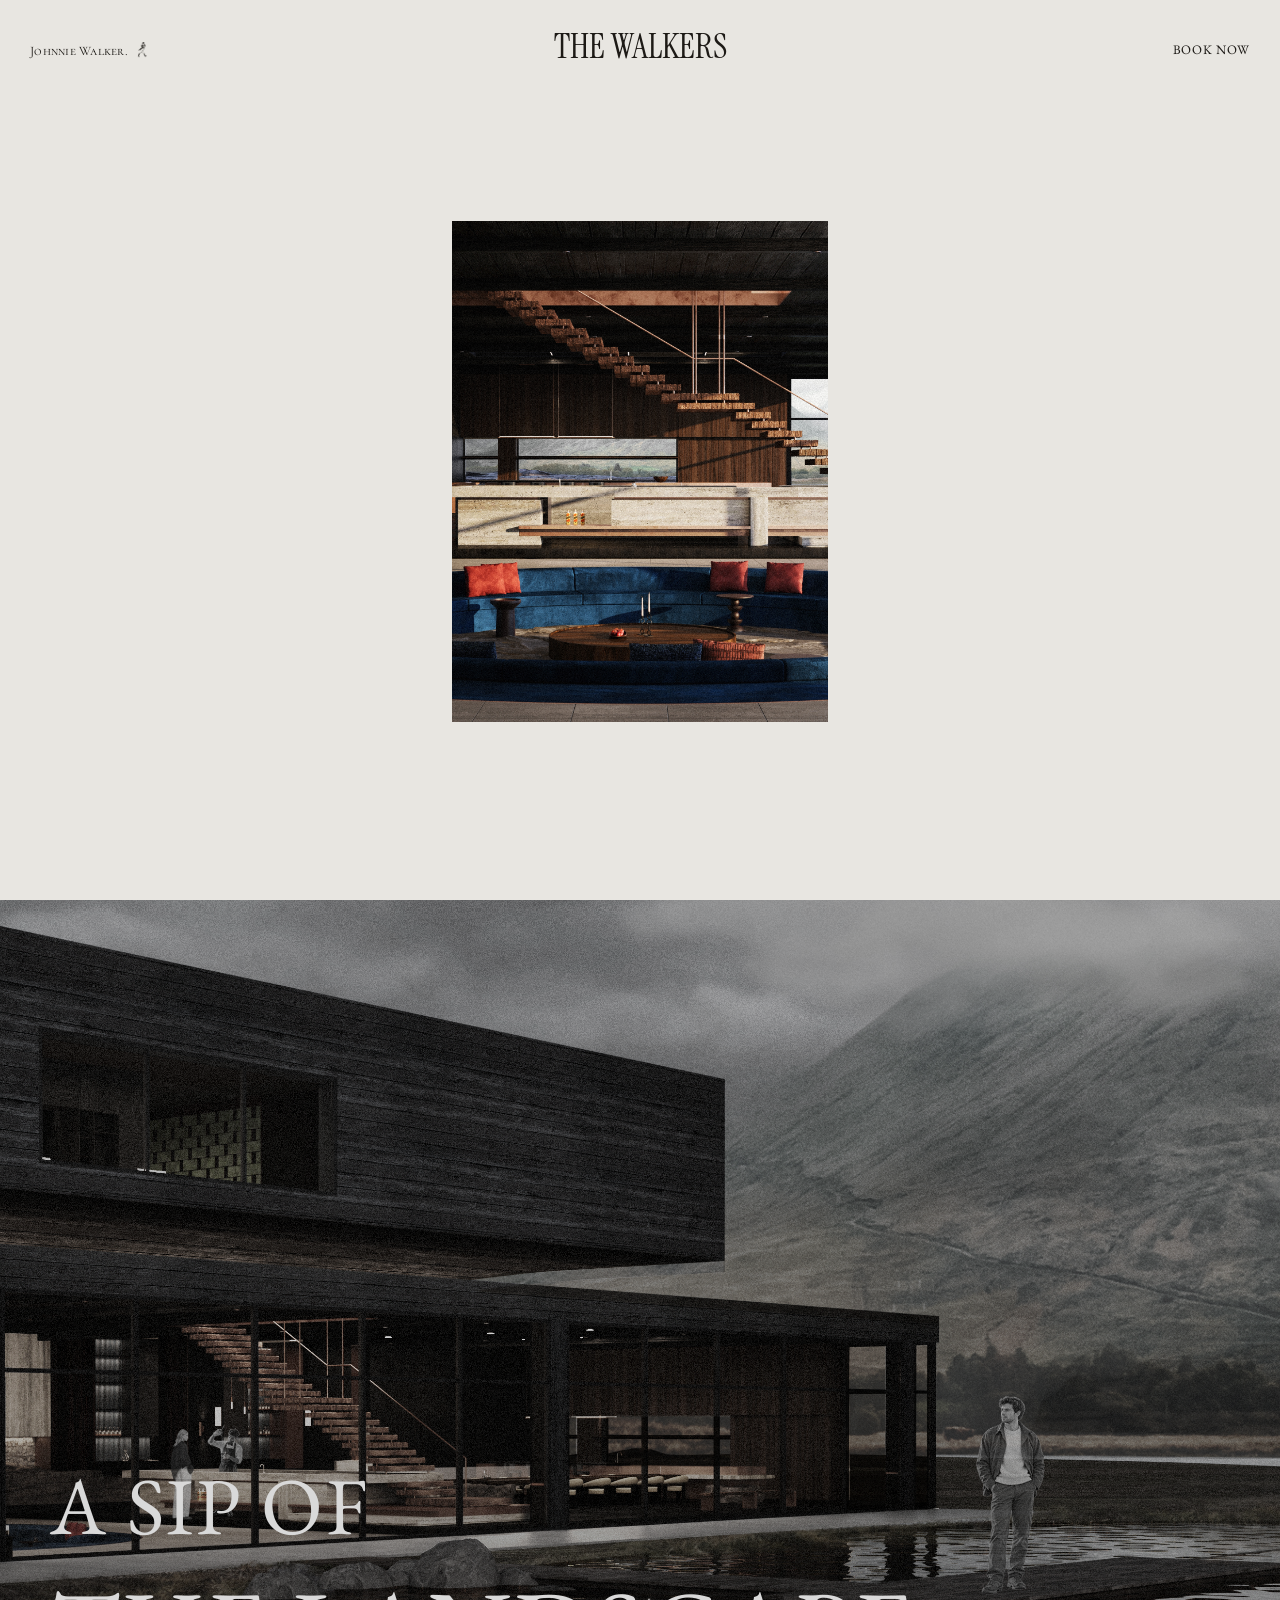
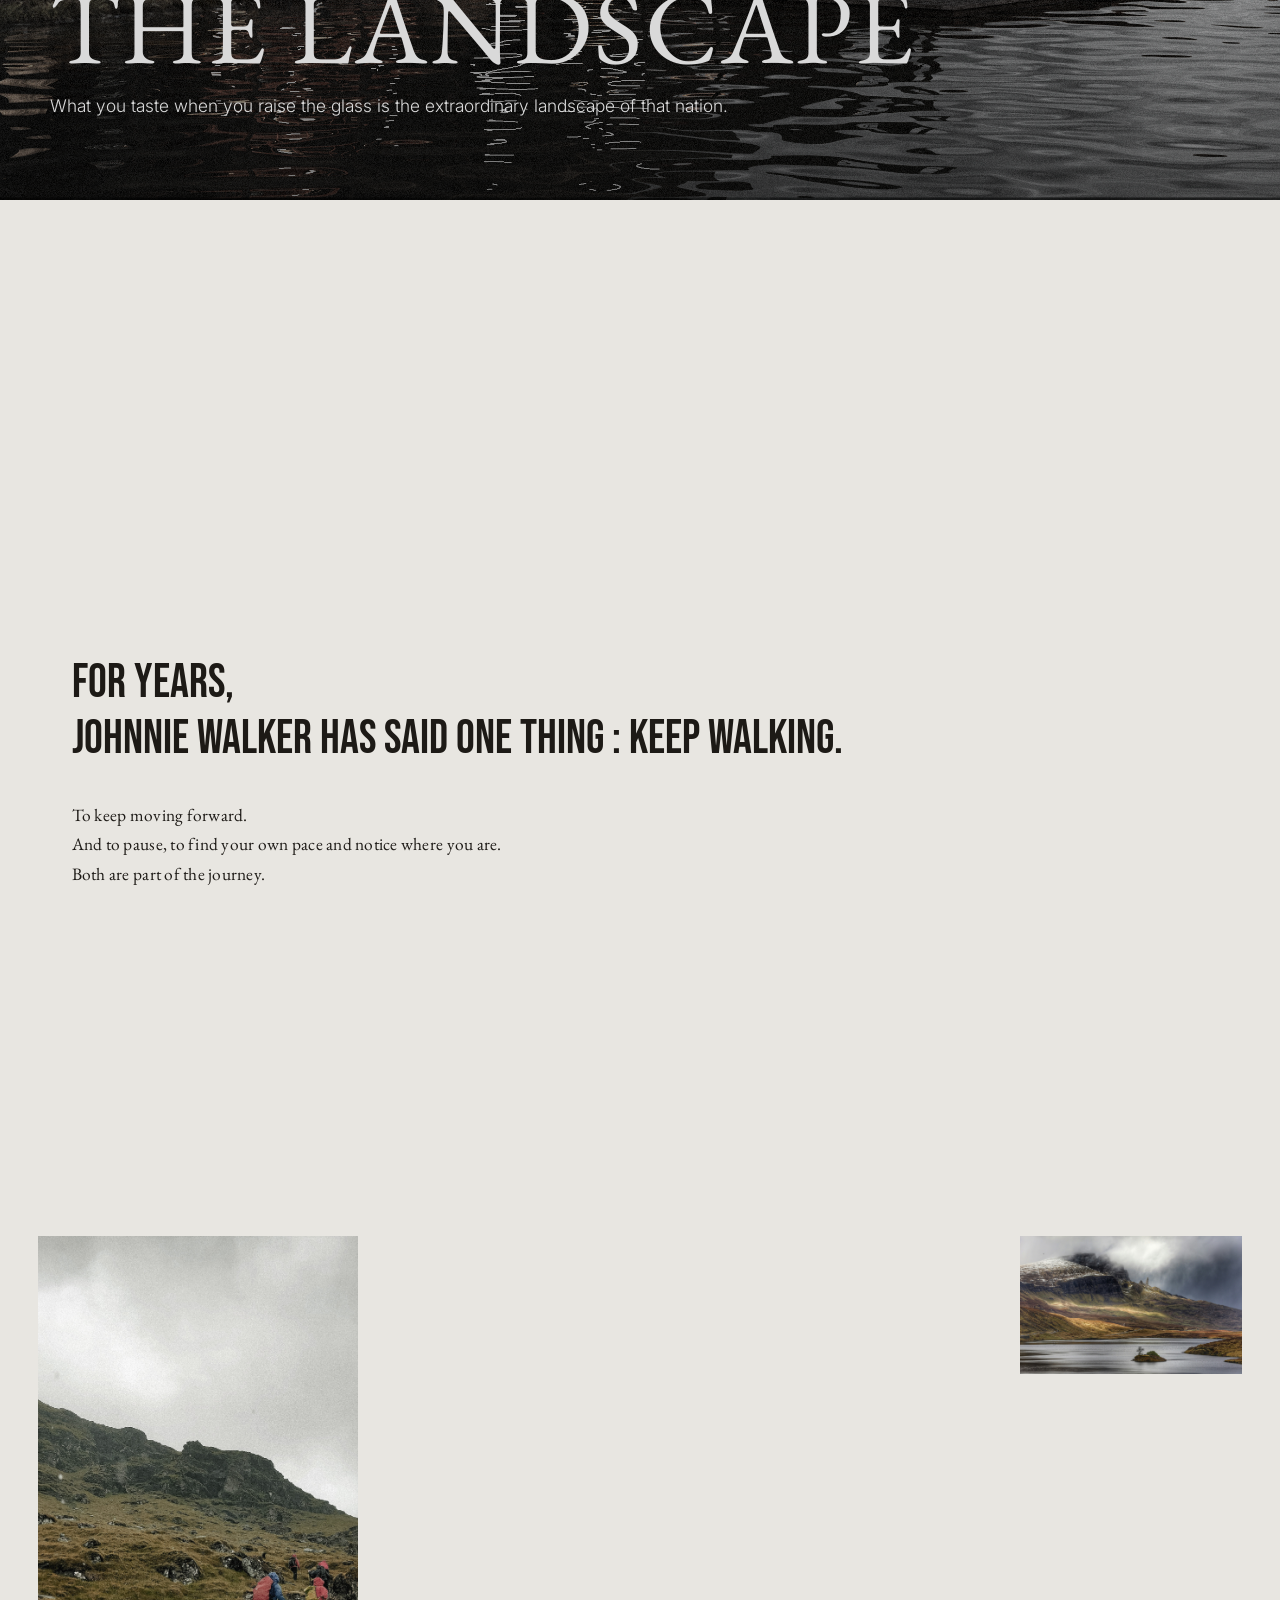
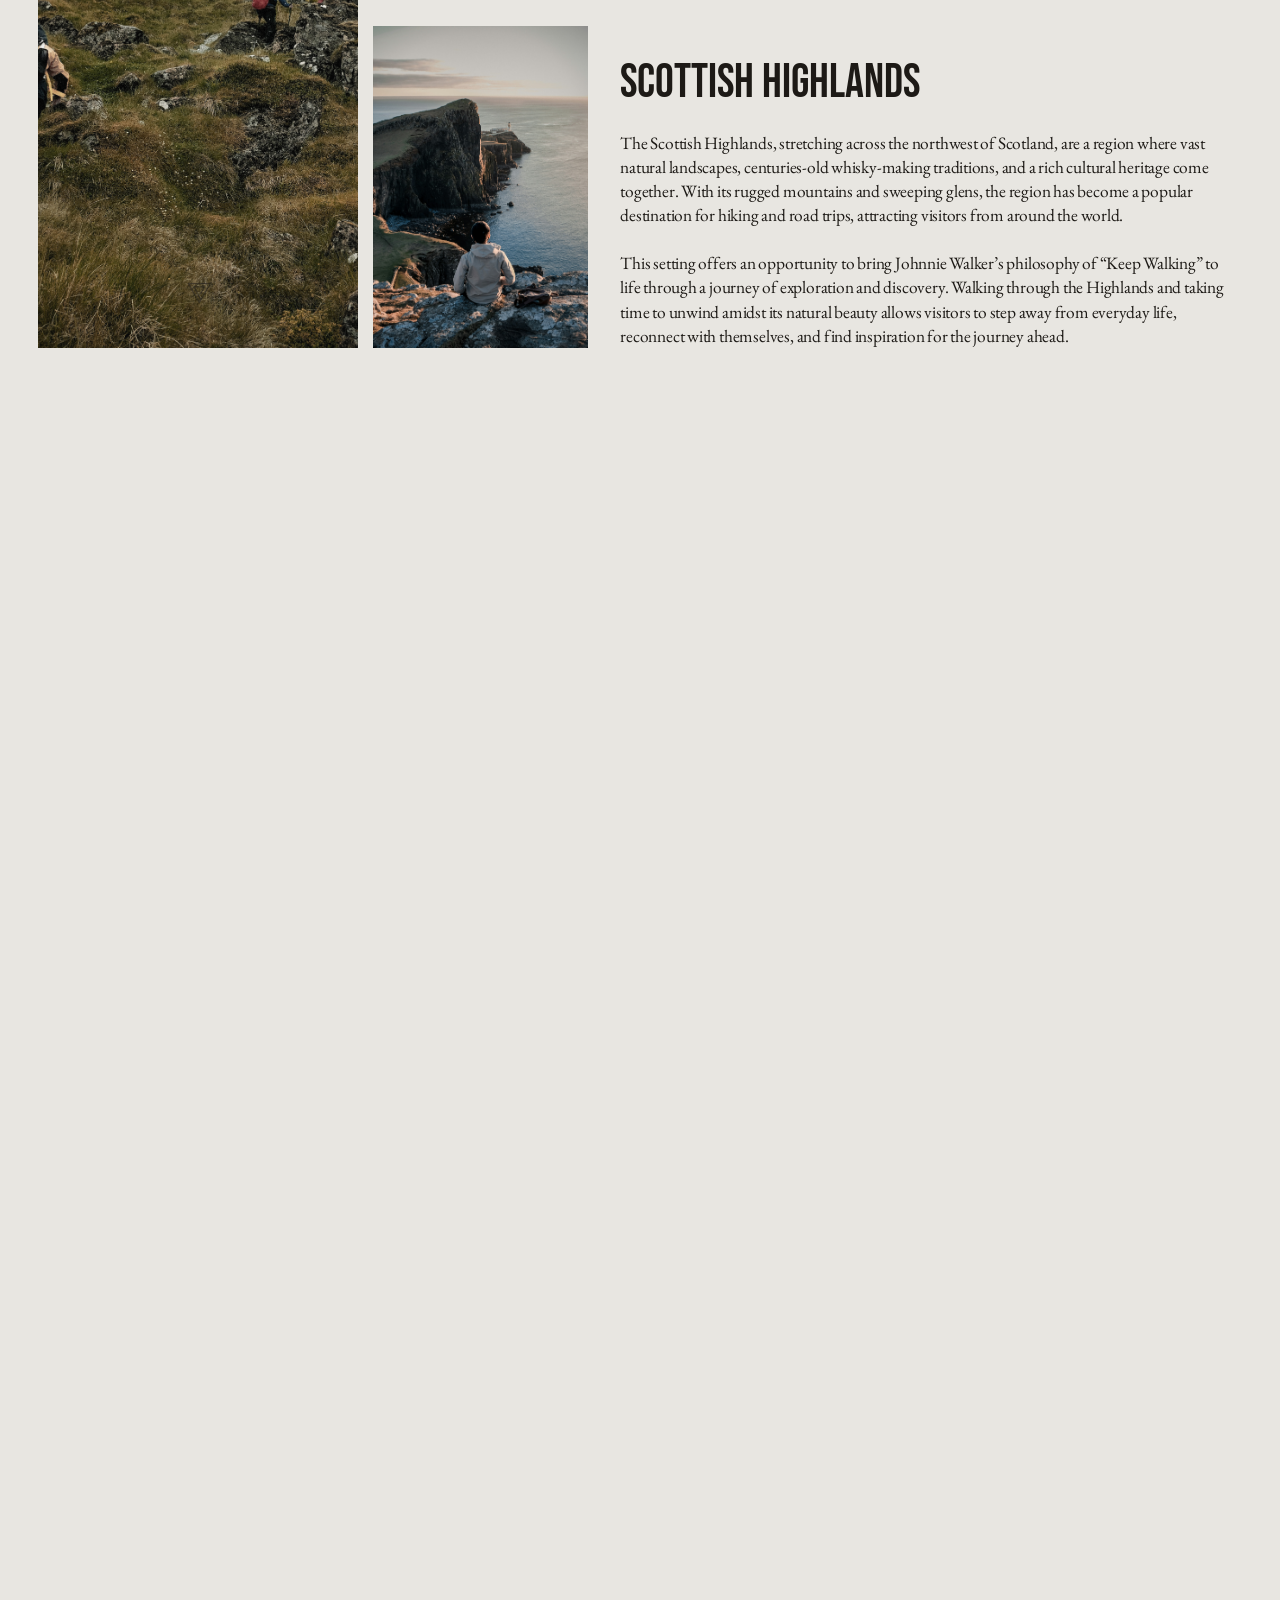
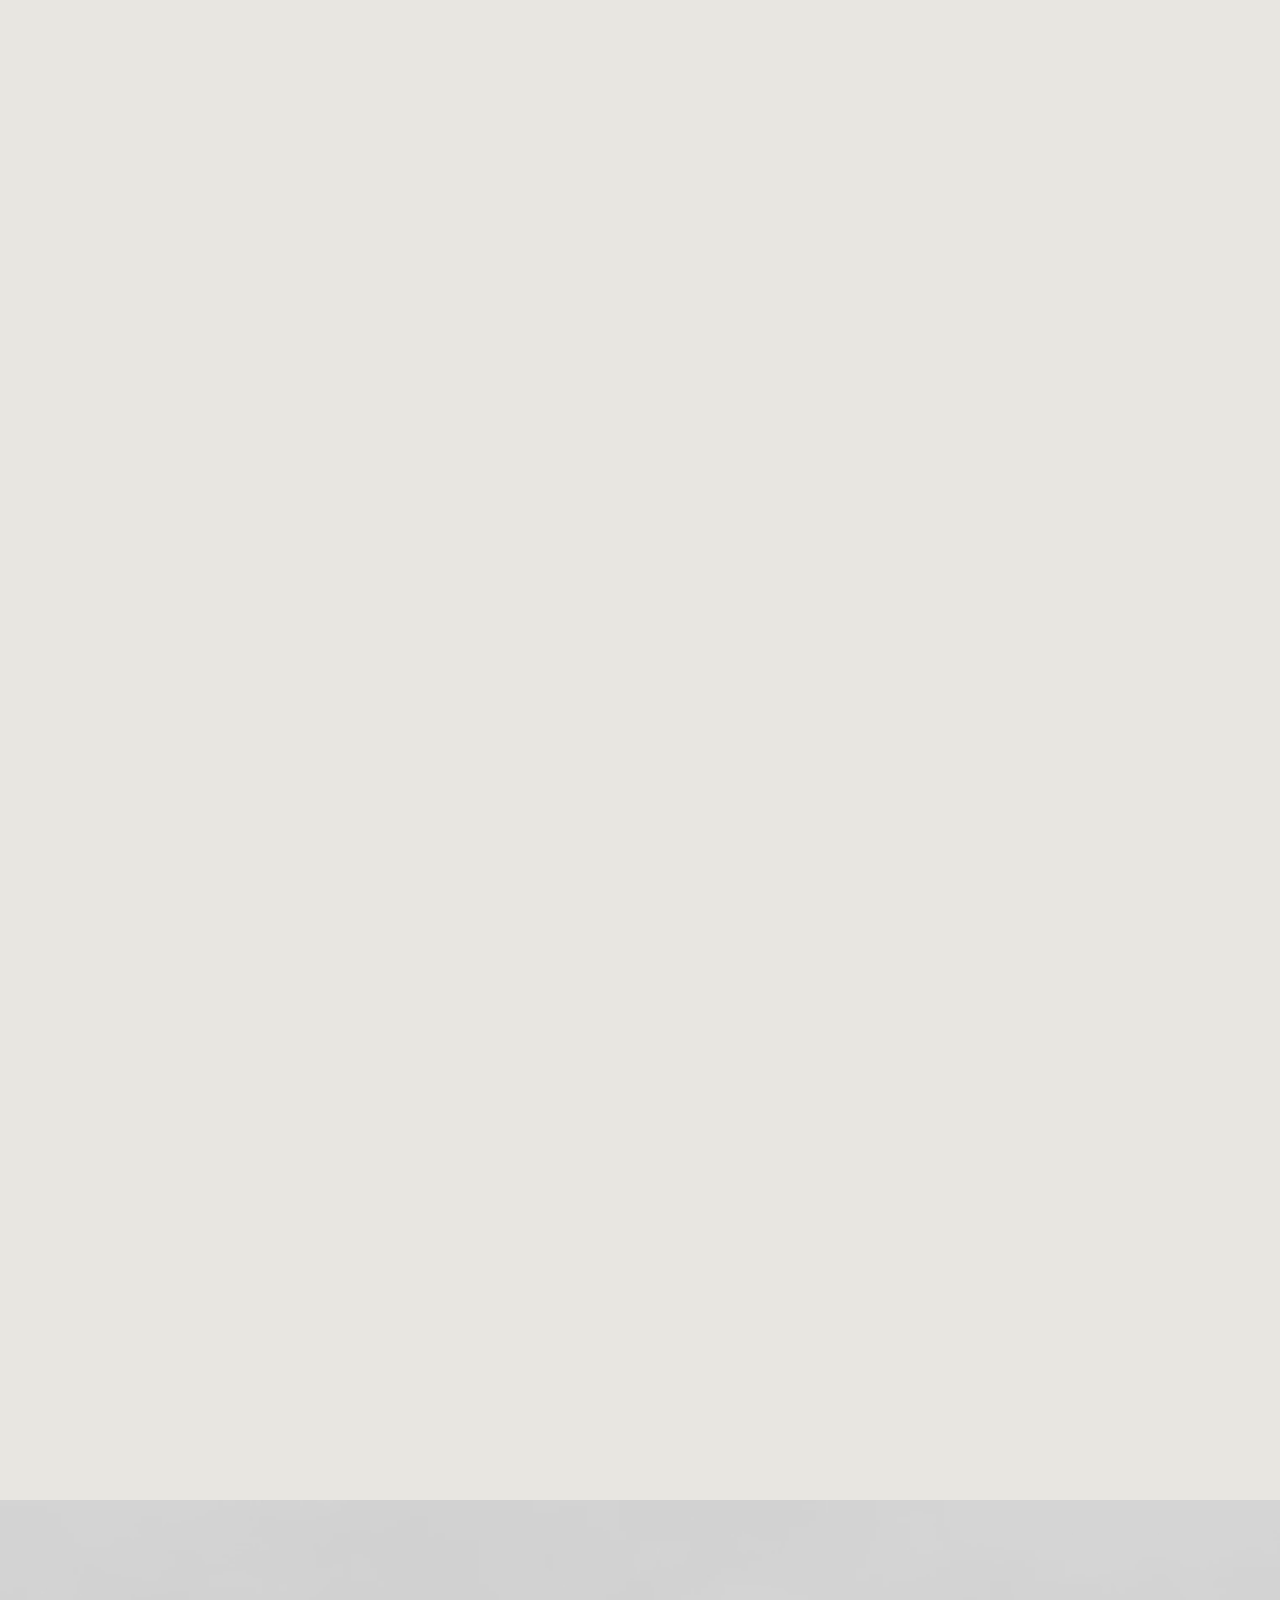
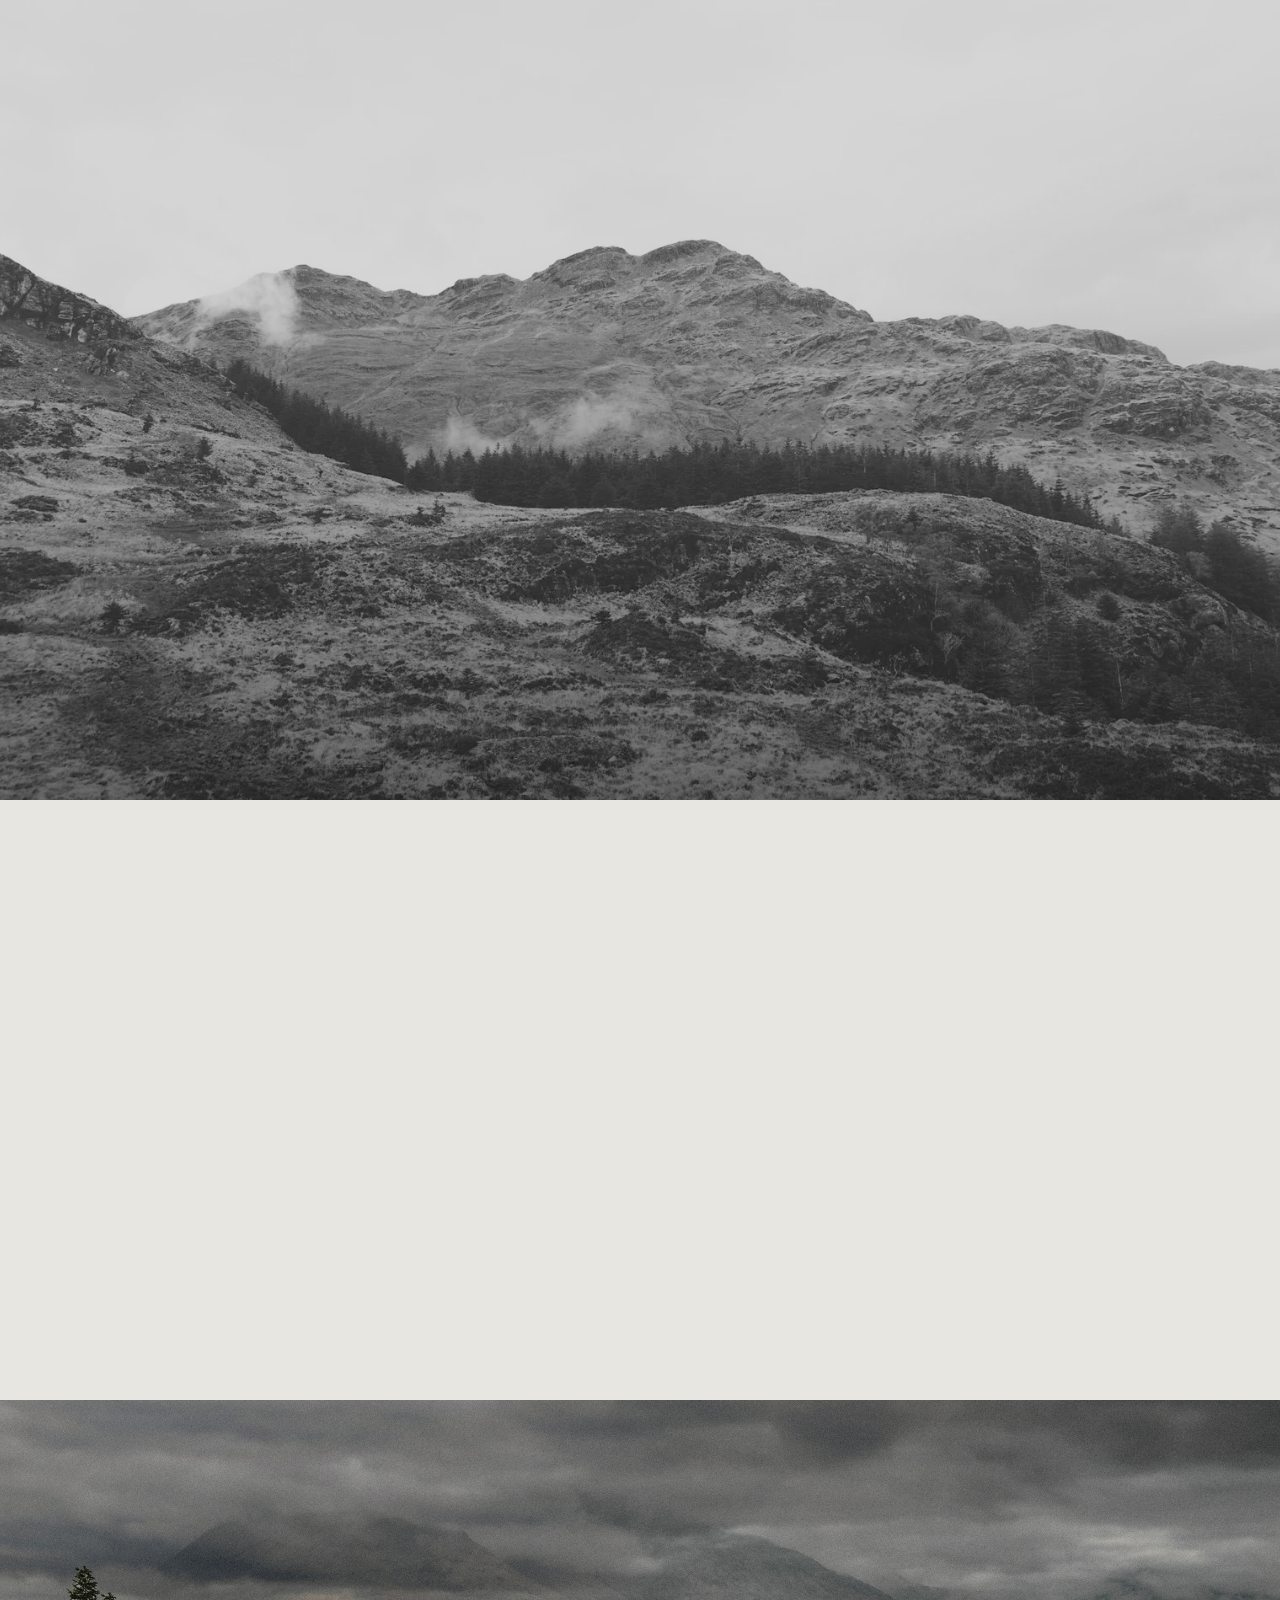
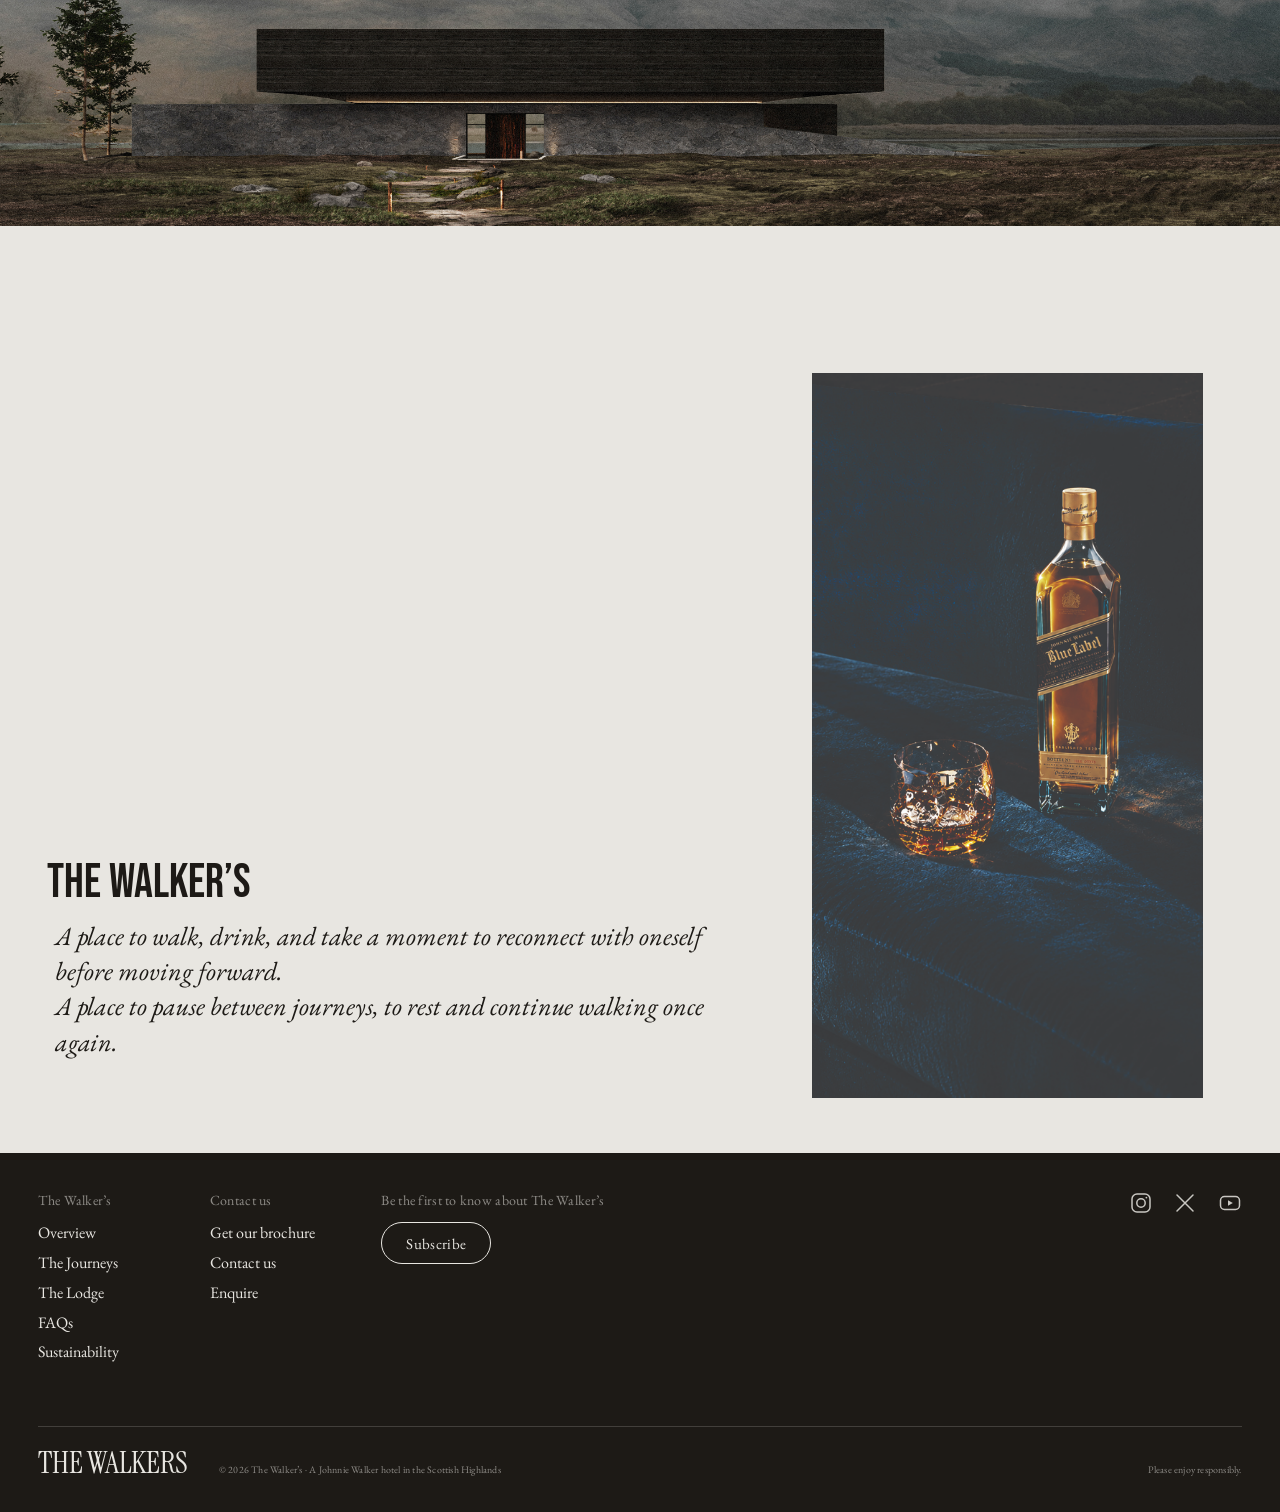
<file: index.html>
<!doctype html>
<html lang="en">

<head>
    <meta charset="utf-8">
    <meta name="viewport" content="width=device-width, initial-scale=1">
    <title>The Walker's — Johnnie Walker Hotel</title>
    <meta name="description" content="The Walker's — a Johnnie Walker hotel in the Scottish Highlands.">

    <link rel="preconnect" href="https://fonts.googleapis.com">
    <link rel="preconnect" href="https://fonts.gstatic.com" crossorigin>
    <link
        href="https://fonts.googleapis.com/css2?family=Bebas+Neue&family=Cormorant+SC:wght@500&family=EB+Garamond:ital,wght@0,400;0,500;1,400&family=Instrument+Serif&family=Inter:wght@300&family=Libre+Caslon+Display&display=swap"
        rel="stylesheet">
    <link rel="stylesheet" href="index.css">
</head>


<body data-section="intro">

    <header class="site-header">
        <a class="brand" href="#intro" aria-label="Johnnie Walker">
            <span class="brand-name">Johnnie Walker.</span>
            <img class="brand-mark" src="./sources/logo.png" alt="" aria-hidden="true">
        </a>

        <a class="logo" href="#intro" aria-label="The Walker's">THE WALKERS</a>

        <a class="book" href="#">Book Now</a>

        <!-- 메뉴바 -->
        <nav class="menu" aria-label="Main">
            <a href="#intro" aria-current="page">OVERVIEW</a>
            <a href="journeys.html">THE JOURNEYS</a>
            <a href="lodge.html">THE LODGE</a>
        </nav>
    </header>

    <main>
        <!-- 1. Intro -->
        <section id="intro" class="section intro" data-section="intro">
            <figure class="media reveal" style="margin:0">
                <!-- 메인 이미지 -->
                <img src="./sources/theLodge/lobby/01_lobby.jpg"
                    alt="The Walker's lounge interior with a floating staircase and sunken sofa">
            </figure>
        </section>

        <!-- 2. Hero -->
        <section id="hero" class="section hero" data-section="hero">
            <div class="media">
                <img src="./sources/overview/lochside_overview.jpg"
                    alt="The Walker's lodge beside a loch in the Highlands">
            </div>
            <h1 class="reveal">
                <span class="l1">A SIP OF</span>
                <span class="l2">THE LANDSCAPE</span>
            </h1>
            <p class="reveal" style="--d:.2s">What you taste when you raise the glass is the extraordinary landscape of
                that
                nation.</p>
        </section>

        <!-- 3. Philosophy -->
        <section id="philosophy" class="section philosophy" data-section="philosophy">
            <h2 class="reveal">For years,<br>Johnnie Walker has said one thing : Keep walking.</h2>
            <div class="copy">
                <p class="reveal" style="--d:.15s">To keep moving forward.<br>
                    And to pause, to find your own pace and notice where you are.<br>
                    Both are part of the journey.</p>
            </div>
        </section>

        <!-- 4. Scottish Highlands -->
        <section id="highlands" class="section highlands" data-section="highlands">
            <figure class="media site reveal" style="margin:0">
                <!-- 좌 큰 이미지 -->
                <img src="./sources/overview/scottish highlands 4.jpg" alt="Site of The Walker's" loading="lazy">
            </figure>

            <figure class="media landscape reveal" style="margin:0; --d:.15s">
                <!-- 우 풍경 이미지 -->
                <img src="./sources/overview/k-b-ul-j5yOB2o0-unsplash (1).jpg" alt="Highland landscape" loading="lazy">
                <!-- <figcaption class="caption">Landscape</figcaption> -->
            </figure>

            <figure class="media photo reveal" style="margin:0; --d:.1s">
                <!-- 좌 작은 이미지 -->
                <img src="./sources/overview/scottish_highlands.jpg"
                    alt="A hiker resting on a sea cliff in the Highlands" loading="lazy">
            </figure>

            <div class="text">
                <h2 class="reveal">Scottish Highlands</h2>
                <p class="reveal" style="--d:.15s">The Scottish Highlands, stretching across the northwest of Scotland,
                    are a
                    region where vast natural landscapes, centuries-old whisky-making traditions, and a rich cultural
                    heritage
                    come together. With its rugged mountains and sweeping glens, the region has become a popular
                    destination for
                    hiking and road trips, attracting visitors from around the world.</p>
                <p class="reveal" style="--d:.3s">This setting offers an opportunity to bring Johnnie Walker’s
                    philosophy of
                    “Keep Walking” to life through a journey of exploration and discovery. Walking through the Highlands
                    and
                    taking time to unwind amidst its natural beauty allows visitors to step away from everyday life,
                    reconnect
                    with themselves, and find inspiration for the journey ahead.</p>
            </div>
        </section>

        <!-- 3.5 keepwalking -->
        <section id="keepwalking" class="section keepwalking" data-section="keepwalking">
            <h2 class="reveal">FROM TRAIL TO GLASS</h2>
            <div class="copy">
                <p class="reveal" style="--d:.15s">We translated the Lewisian Gneiss strata<br>
                    of the Northwest Highlands into architectural language.<br>
                    The layered grain of the rock carries through the facade,<br>
                    the circulation and the materials of every room.<br>
                    Each day, guests walk one trail and end the day with a whisky matched to that path.
                </p>
            </div>
        </section>

        <!-- 5. Inn -->
        <section id="inn" class="section inn" data-section="inn">
            <div class="text">
                <h2 class="reveal">Inn, a home on the way</h2>

                <div class="item">
                    <h3 class="reveal"><span class="num">01</span> A node</h3>
                    <p class="reveal" style="--d:.15s">In eighteenth-century Britain, inns were the nodes that broke a
                        journey
                        into stages.<br>
                        The Walker’s is the node between three trails, and it breaks the day into five stages.</p>
                </div>

                <div class="item">
                    <h3 class="reveal"><span class="num">02</span> A home</h3>
                    <p class="reveal" style="--d:.15s">An inn was built to make travellers feel at home: good food, good
                        drink and
                        a comfortable bed.<br>
                        The Walker’s arranges all three around one goal — the best glass of the day.</p>
                </div>
            </div>

            <div class="images">
                <figure class="media engraving reveal" style="margin:0">
                    <img src="./sources/overview/inn_overview.png" alt="Engraving of an eighteenth-century coaching inn"
                        loading="lazy">
                </figure>
            </div>
        </section>

        <!-- 5.5 STAY -->
        <section id="STAY" class="section STAY" data-section="STAY">
            <h2 class="reveal">A STAY ON THE WAY</h2>
            <div class="copy">
                <p class="reveal" style="--d:.15s">The Walker’s borrows that form and designs every space around one
                    goal<br>
                    : the best possible glass of whisky. By the time you have moved through the inn, <br>
                    &nbsp; you are ready to taste the landscape you walked that day.<br>
                </p>
            </div>
        </section>

        <!-- 5.6 Walk · Stay · Continue -->
        <section id="closing" class="section closing" data-section="closing">
            <div class="media">
                <img src="./sources/overview/scottish highlands 2.jpg" alt="Highlands 2">
            </div>

            <p class="word">Walk</p>
            <p class="word">Stay</p>
            <p class="word">Continue</p>
        </section>

        <!-- 6. Built from the ground: [제목·설명 | 사진] → 화면 폭 전체의 넓은 사진 -->
        <section id="ground" class="section ground" data-section="ground">
            <div class="ground-top">
                <div class="text">
                    <h2 class="reveal">Built from<br>the ground it stands on</h2>
                    <p class="reveal" style="--d:.15s">We translated the Lewisian Gneiss strata of the Northwest
                        Highlands into
                        architectural language. Like the rock, the building is made of horizontal layers: a stone base
                        rising from the Highland ground, and a long timber volume laid on top. The inn does not stand
                        apart from the landscape — it is stacked onto it, as one more layer.</p>
                </div>
                <figure class="media reveal" style="margin:0; --d:.1s">
                    <img src="./sources/theLodge/lobby/12_facade2.jpg"
                        alt="A hiker walking toward the lodge, a timber volume on a stone base" loading="lazy">
                </figure>
            </div>
            <figure class="media ground-wide reveal">
                <img src="./sources/00_facade_foggy.jpg"
                    alt="The lodge facade on the moor under low cloud and mountains" loading="lazy">
            </figure>
        </section>

        <!-- 7. The Walker's (Johnnie Walker's invitation) -->
        <section id="invitation" class="section invitation" data-section="invitation">
            <div class="text">
                <h2 class="reveal">The Walker’s</h2>
                <p class="reveal" style="--d:.15s">A place to walk, drink, and take a moment to reconnect with oneself
                    before
                    moving forward.<br>
                    A place to pause between journeys, to rest and continue walking once again.</p>
            </div>

            <figure class="media_reveal" style="margin:0; --d:.1s">
                <img src="./sources/overview/johnnie walker blue3.jpg"
                    alt="A bottle of Johnnie Walker Blue Label and a glass on a velvet sofa" loading="lazy">
            </figure>
        </section>
    </main>

    <!-- 공통 footer (기능 없이 보이기만 하는 링크) -->
    <footer class="site-footer">
        <div class="footer-top">
            <div class="footer-col">
                <p class="footer-heading">The Walker’s</p>
                <ul>
                    <li><a href="index.html">Overview</a></li>
                    <li><a href="journeys.html">The Journeys</a></li>
                    <li><a href="lodge.html">The Lodge</a></li>
                    <li><a href="#">FAQs</a></li>
                    <li><a href="#">Sustainability</a></li>
                </ul>
            </div>
            <div class="footer-col">
                <p class="footer-heading">Contact us</p>
                <ul>
                    <li><a href="#">Get our brochure</a></li>
                    <li><a href="#">Contact us</a></li>
                    <li><a href="#">Enquire</a></li>
                </ul>
            </div>
            <div class="footer-news">
                <p class="footer-heading">Be the first to know about The Walker’s</p>
                <a class="footer-btn" href="#">Subscribe</a>
            </div>
            <ul class="footer-social">
                <li><a href="#" aria-label="Instagram"><svg viewBox="0 0 24 24" aria-hidden="true">
                            <rect x="3" y="3" width="18" height="18" rx="5" />
                            <circle cx="12" cy="12" r="4.2" />
                            <circle cx="17.4" cy="6.6" r=".9" class="fill" />
                        </svg></a></li>
                <li><a href="#" aria-label="X"><svg viewBox="0 0 24 24" aria-hidden="true">
                            <path d="M4 4l16 16M20 4L4 20" />
                        </svg></a></li>
                <li><a href="#" aria-label="YouTube"><svg viewBox="0 0 24 24" aria-hidden="true">
                            <rect x="2.5" y="5.5" width="19" height="13" rx="4" />
                            <path d="M10 9.2v5.6l4.8-2.8z" class="fill" />
                        </svg></a></li>
            </ul>
        </div>
        <div class="footer-bottom">
            <a class="footer-logo" href="index.html">THE WALKERS</a>
            <p>© 2026 The Walker’s · A Johnnie Walker hotel in the Scottish Highlands</p>
            <p>Please enjoy responsibly.</p>
        </div>
    </footer>

    <script>
        // 이미지 로드 실패 시 깨진 아이콘 대신 회색 박스만 보이게
        document.querySelectorAll('.media img').forEach((img) => {
            const markBroken = () => img.classList.add('is-broken');
            if (img.complete && img.naturalWidth === 0) markBroken();
            else img.addEventListener('error', markBroken);
        });

        // 스크롤 시 요소 등장
        const io = new IntersectionObserver((entries) => {
            entries.forEach((entry) => {
                if (entry.isIntersecting) {
                    entry.target.classList.add('is-visible');
                    io.unobserve(entry.target);
                }
            });
        }, { threshold: 0.15 });
        document.querySelectorAll('.reveal, .hero').forEach((el) => io.observe(el));

        // Walk · Stay · Continue: 섹션이 화면에 자리 잡으면 단어가 차례로 등장
        // (섹션을 벗어나면 초기화해서 다시 들어올 때마다 재생)
        const closingIo = new IntersectionObserver((entries) => {
            entries.forEach((entry) => {
                if (entry.intersectionRatio >= 0.6) entry.target.classList.add('is-visible');
                else if (entry.intersectionRatio < 0.05) entry.target.classList.remove('is-visible');
            });
        }, { threshold: [0, 0.05, 0.6] });
        document.querySelectorAll('.closing').forEach((el) => closingIo.observe(el));

        // 헤더 아래에 있는 섹션을 body[data-section]에 기록 → 헤더 배경/로고 전환
        const header = document.querySelector('.site-header');
        const sections = [...document.querySelectorAll('[data-section].section')];
        let ticking = false;
        function updateSection() {
            const y = header.offsetHeight / 2;
            const current = sections.find((s) => {
                const r = s.getBoundingClientRect();
                return r.top <= y && r.bottom > y;
            });
            if (current) document.body.dataset.section = current.dataset.section;
            ticking = false;
        }
        window.addEventListener('scroll', () => {
            if (!ticking) { requestAnimationFrame(updateSection); ticking = true; }
        }, { passive: true });
        window.addEventListener('resize', updateSection);
        updateSection();

    </script>
    <script src="header.js"></script>
</body>

</html>
</file>
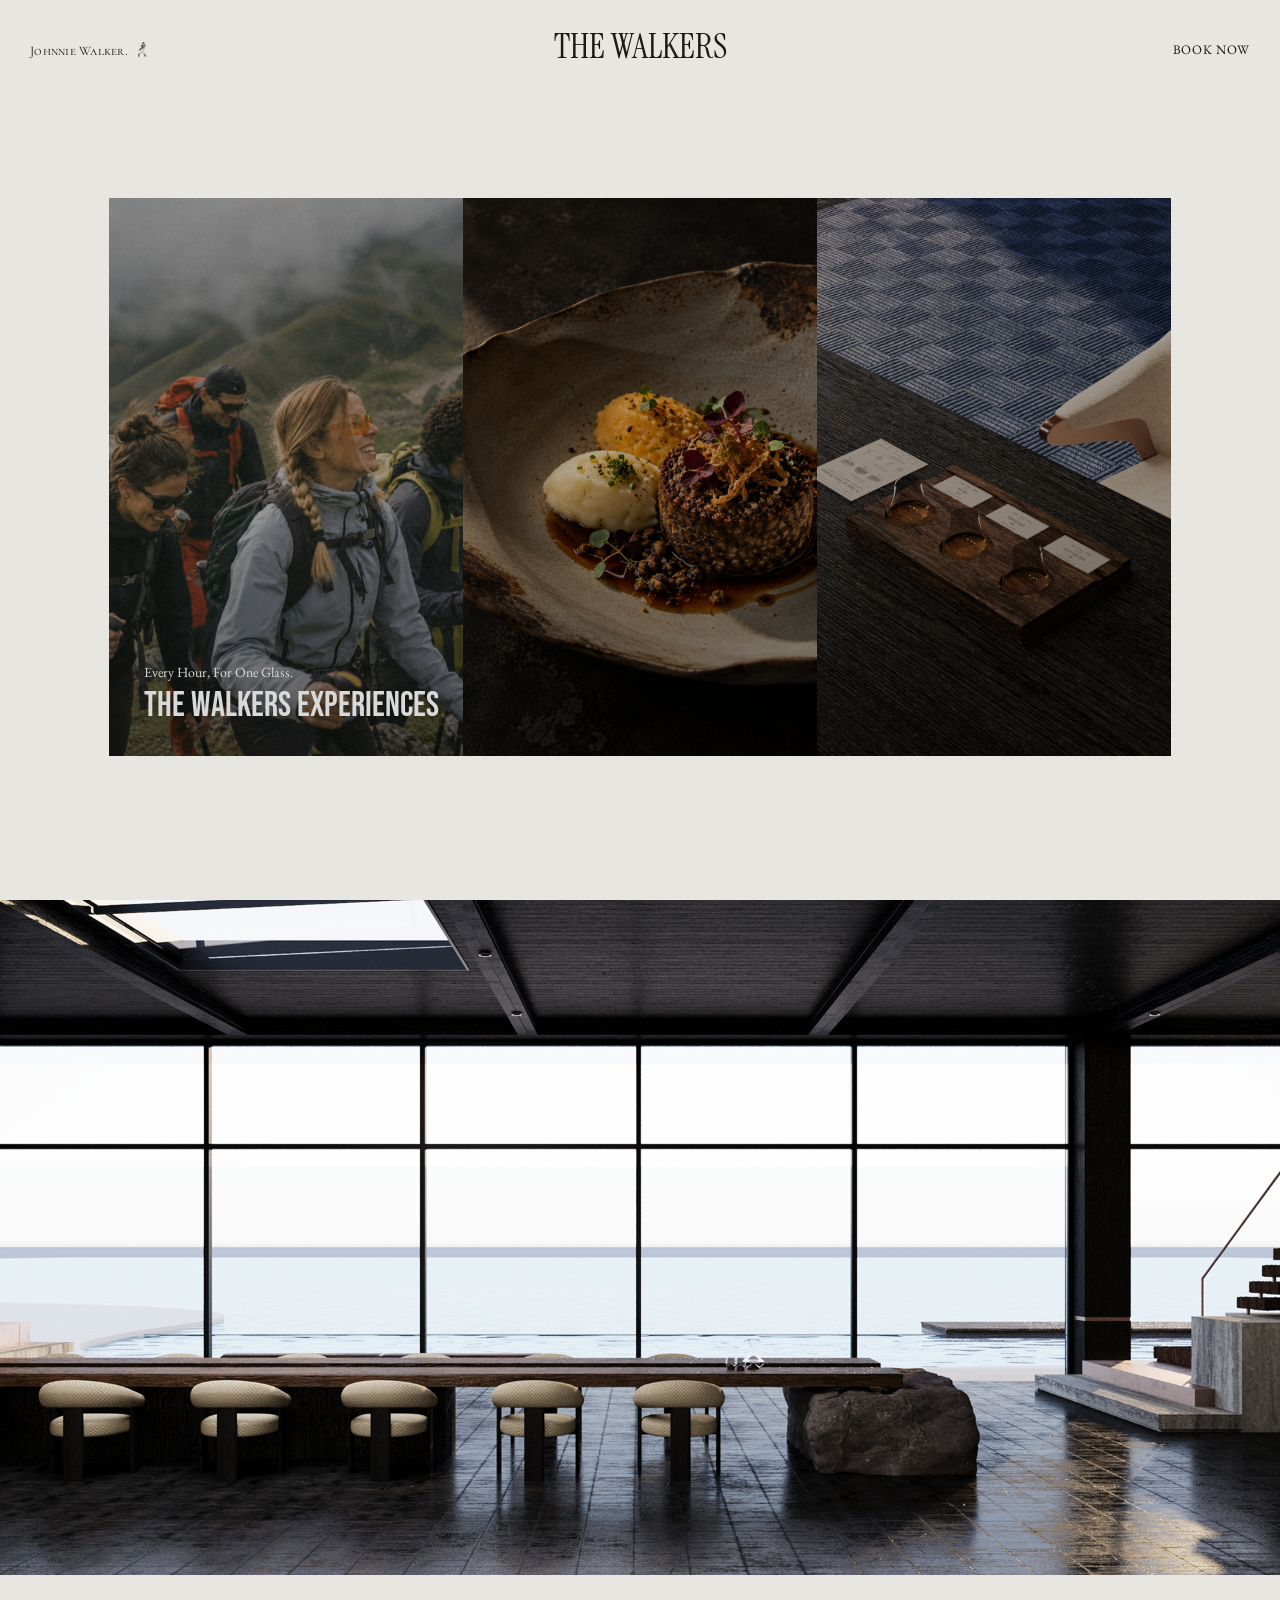
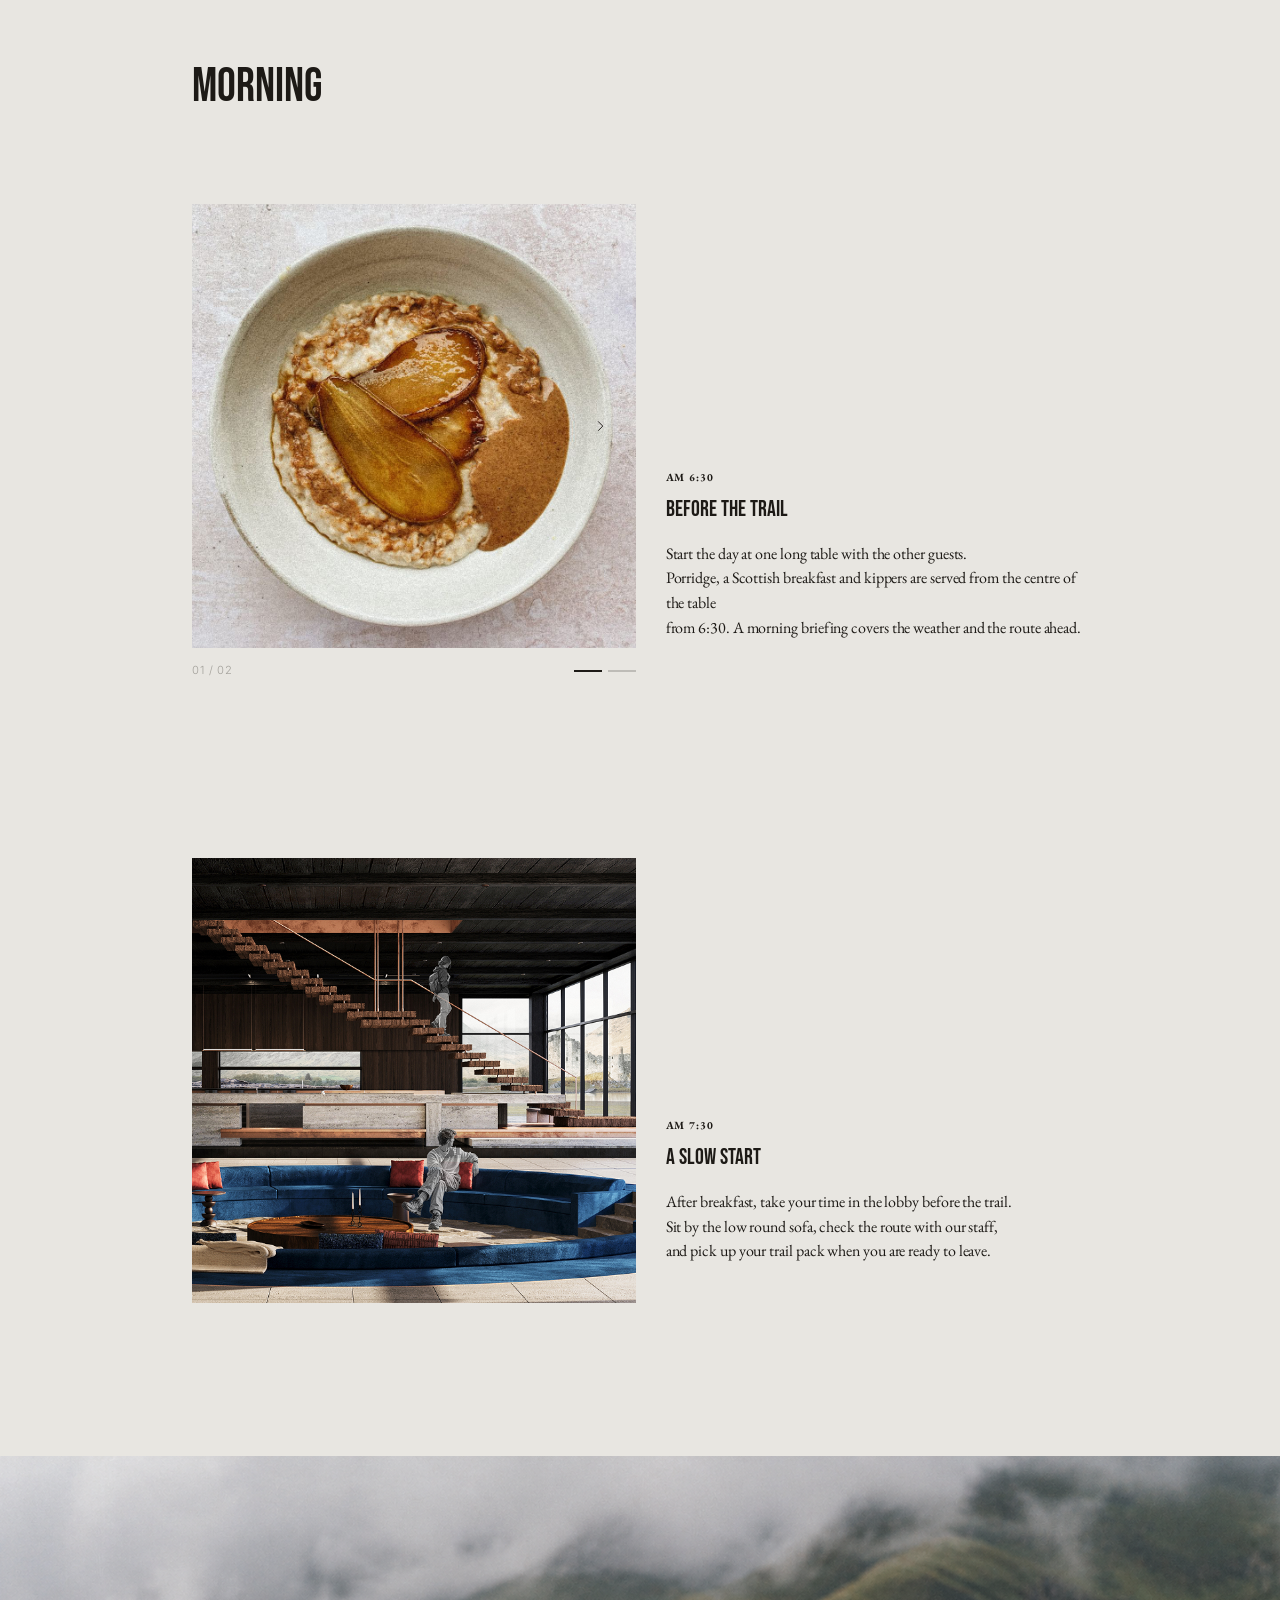
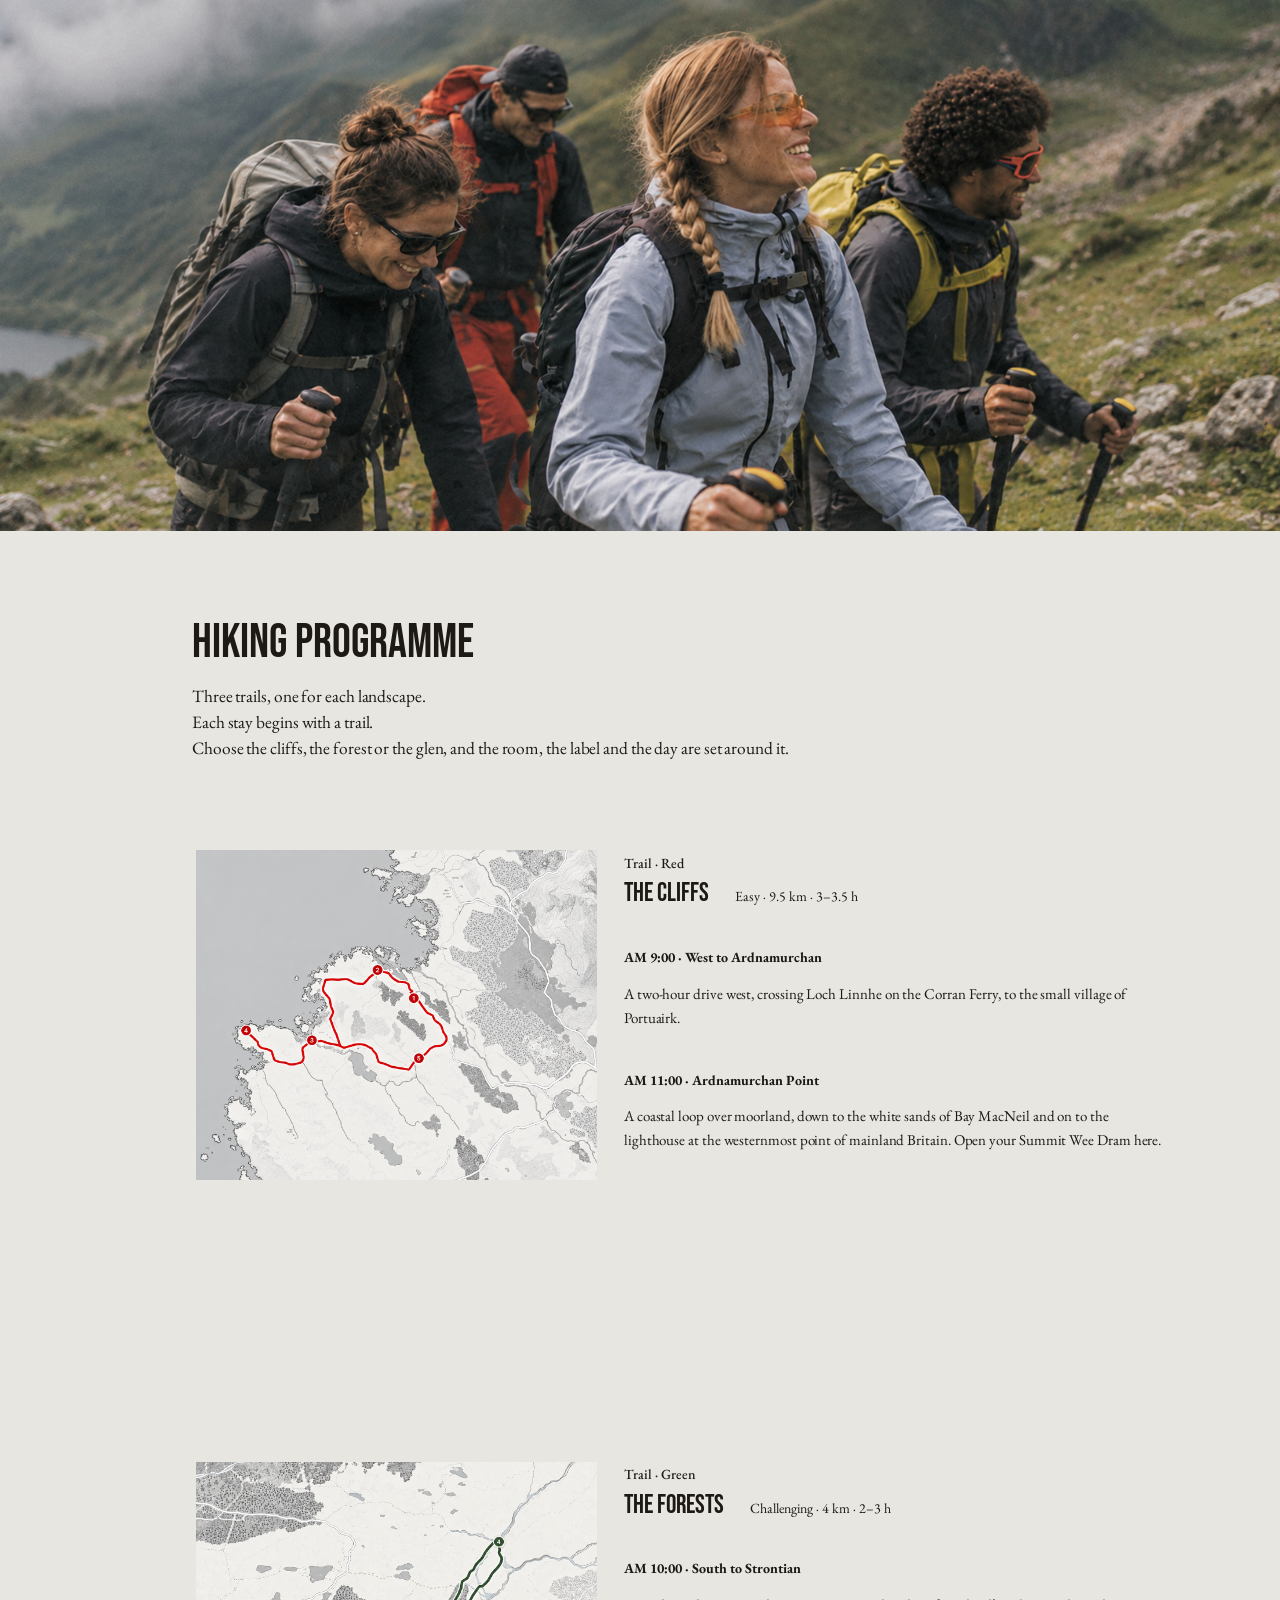
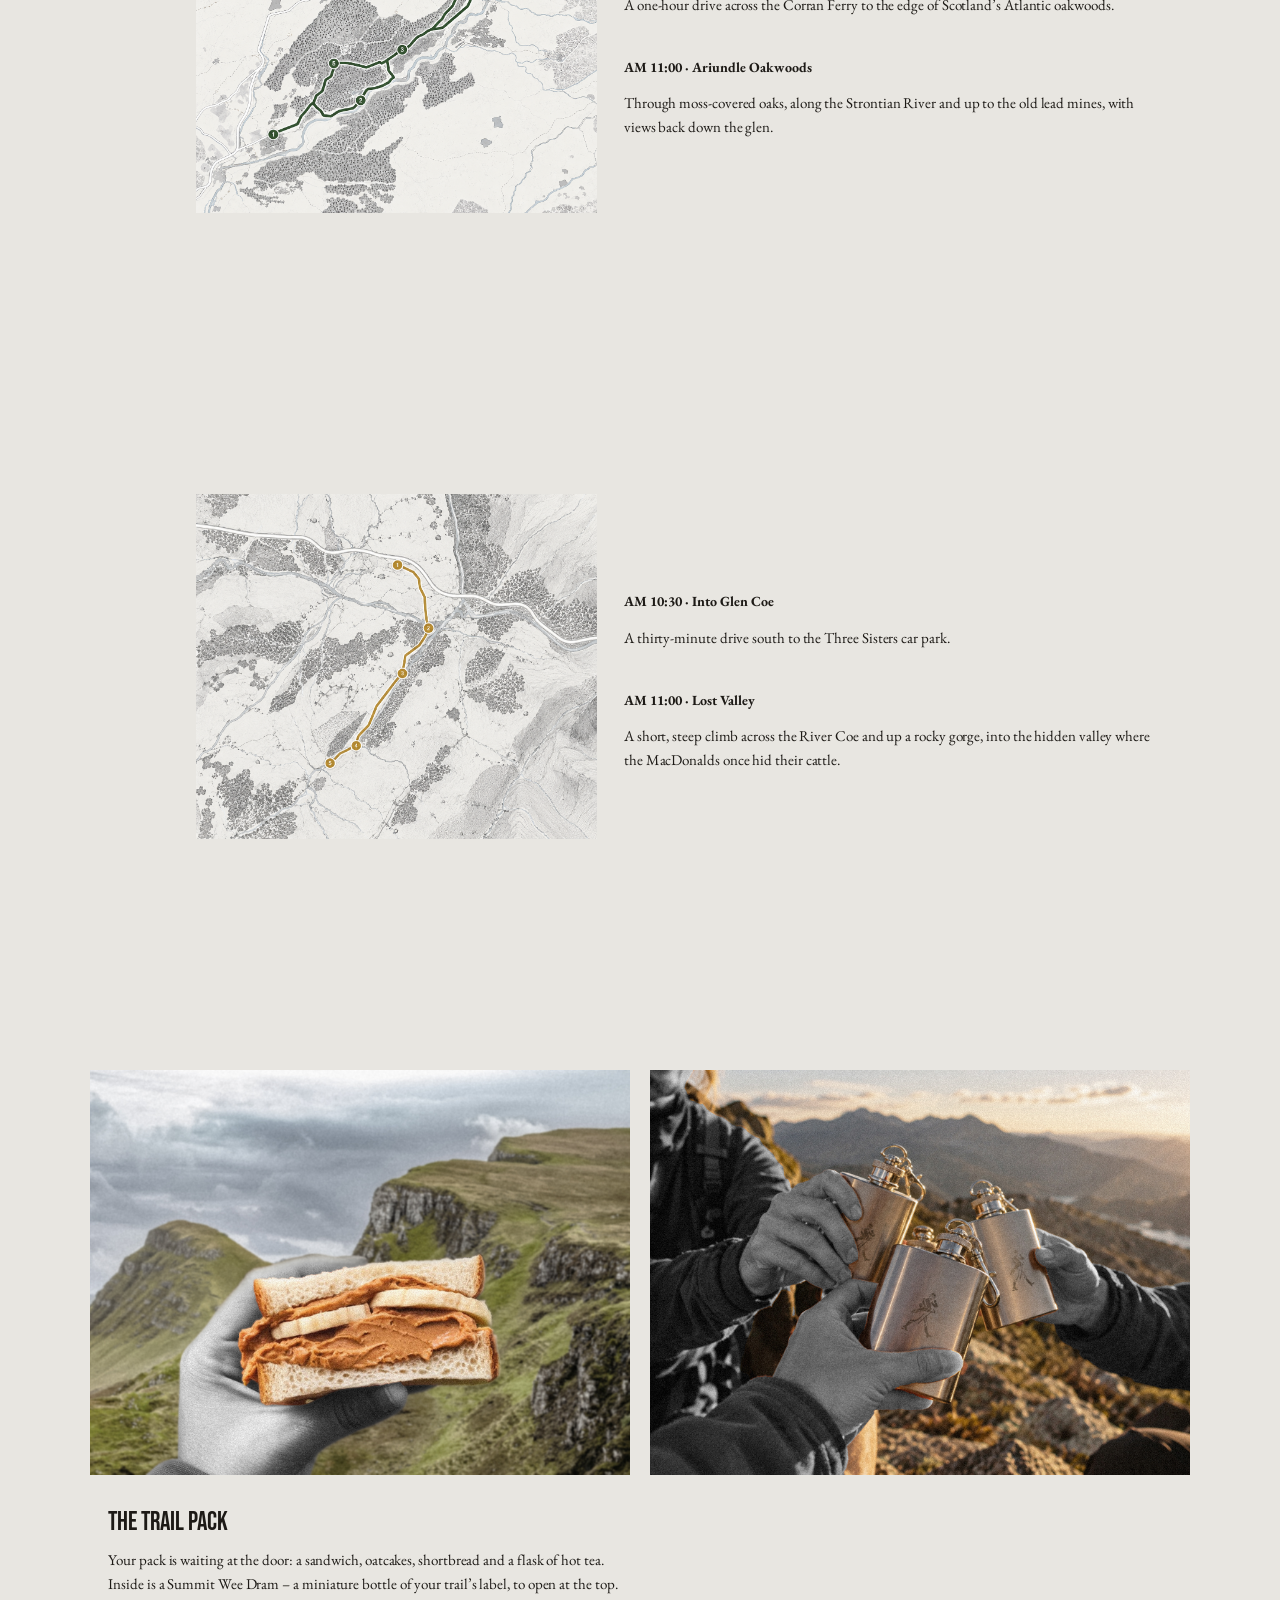
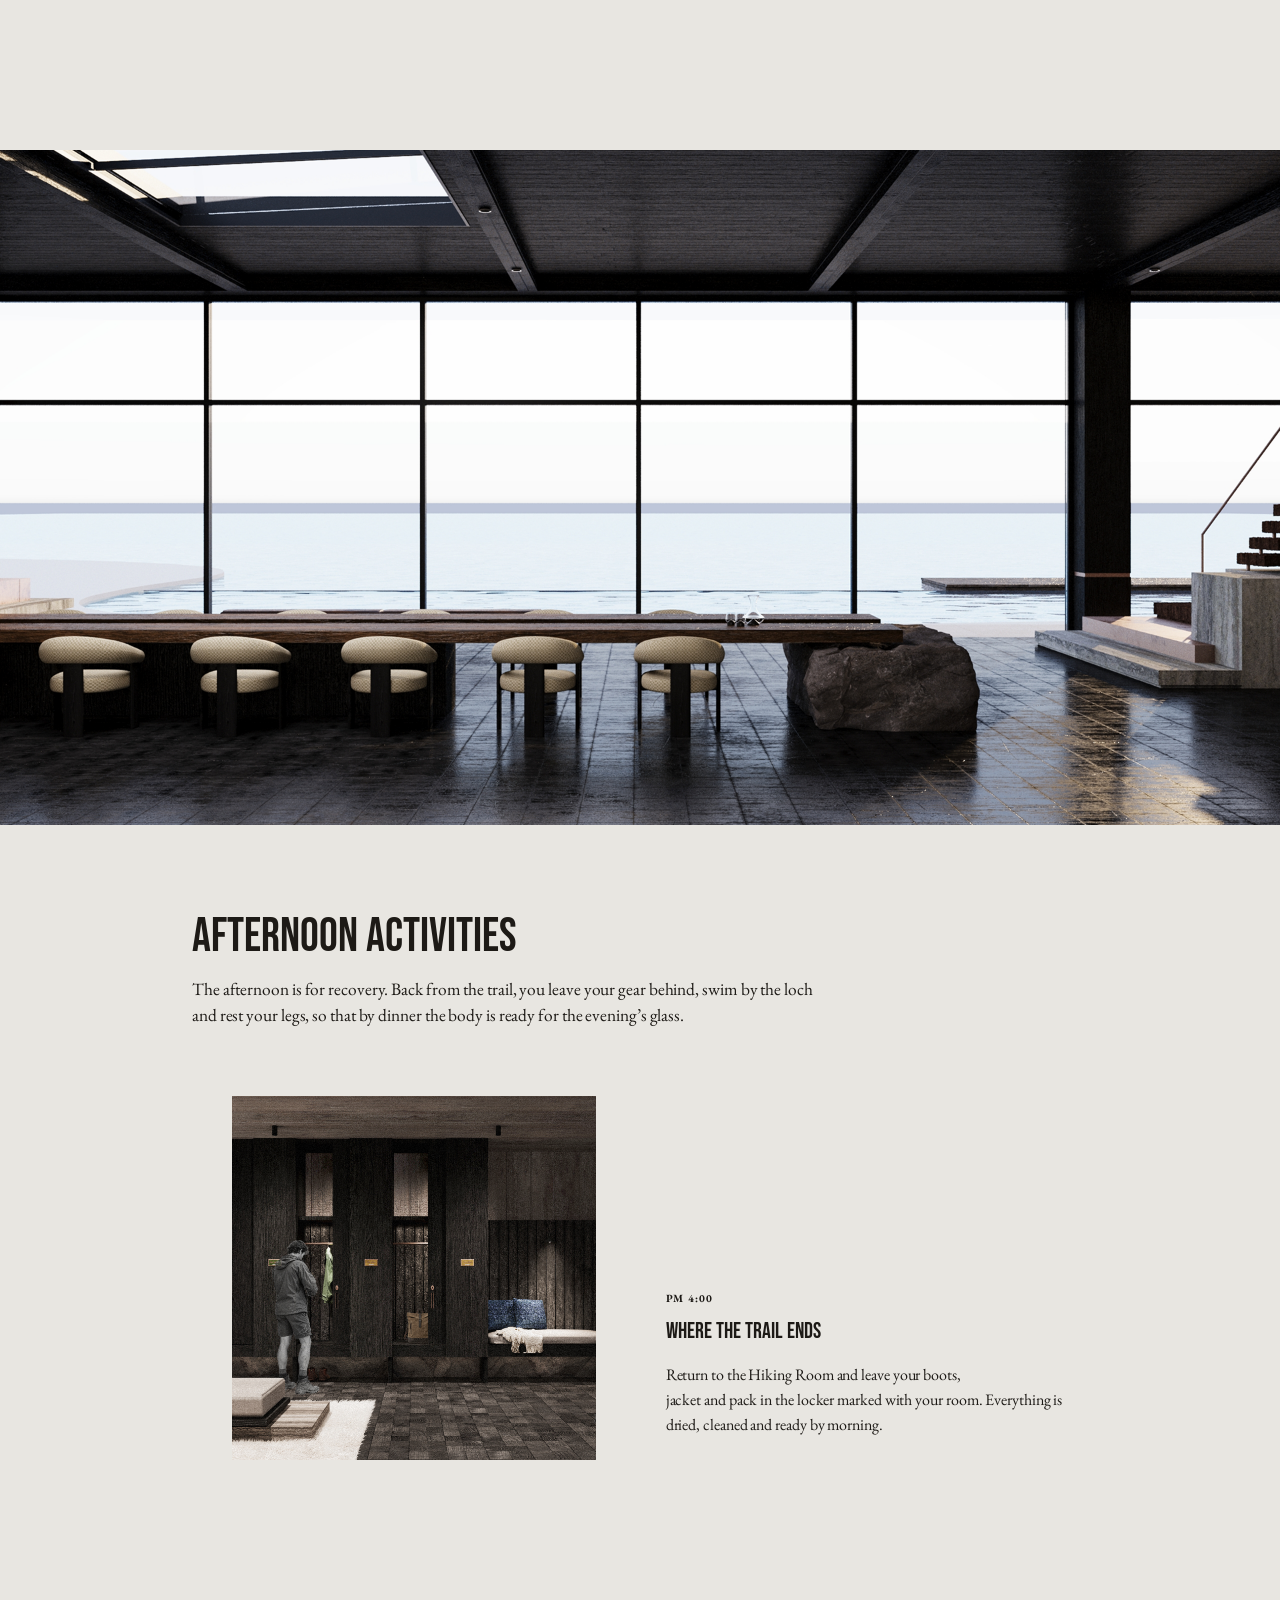
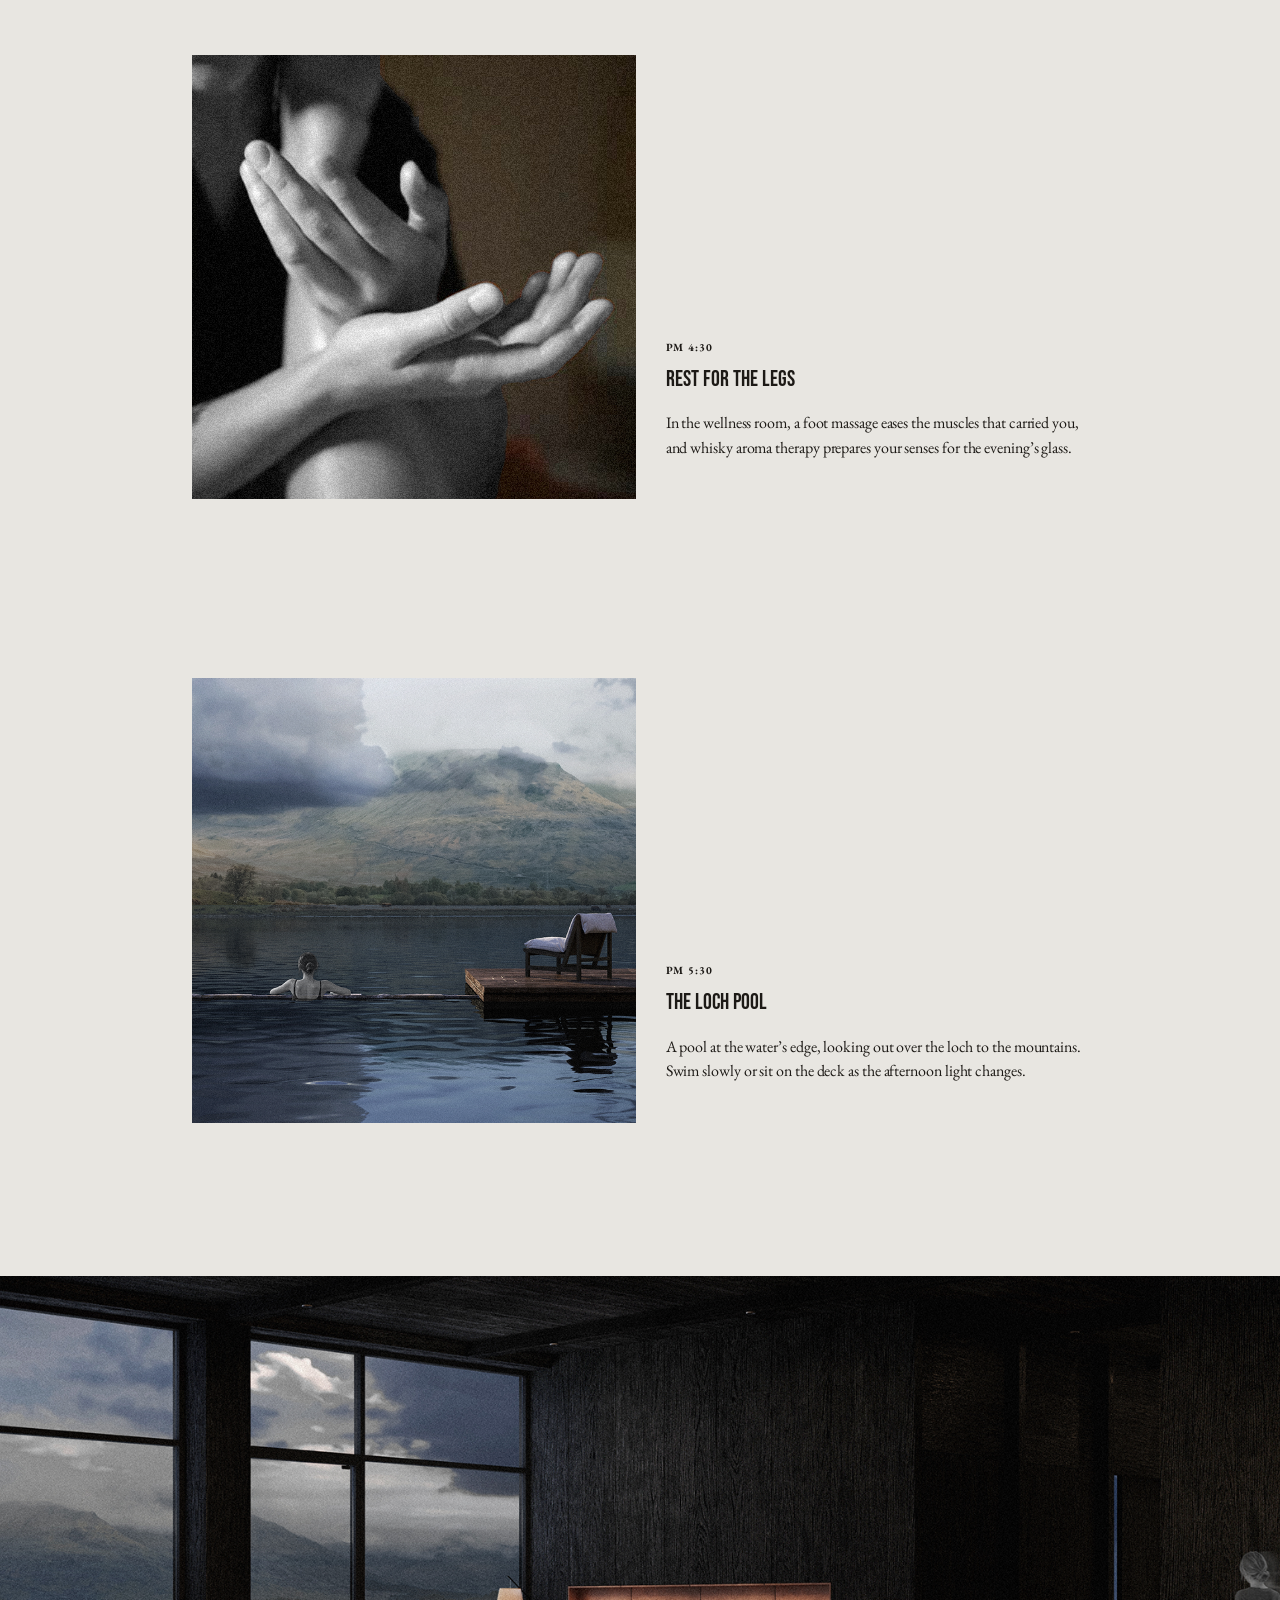
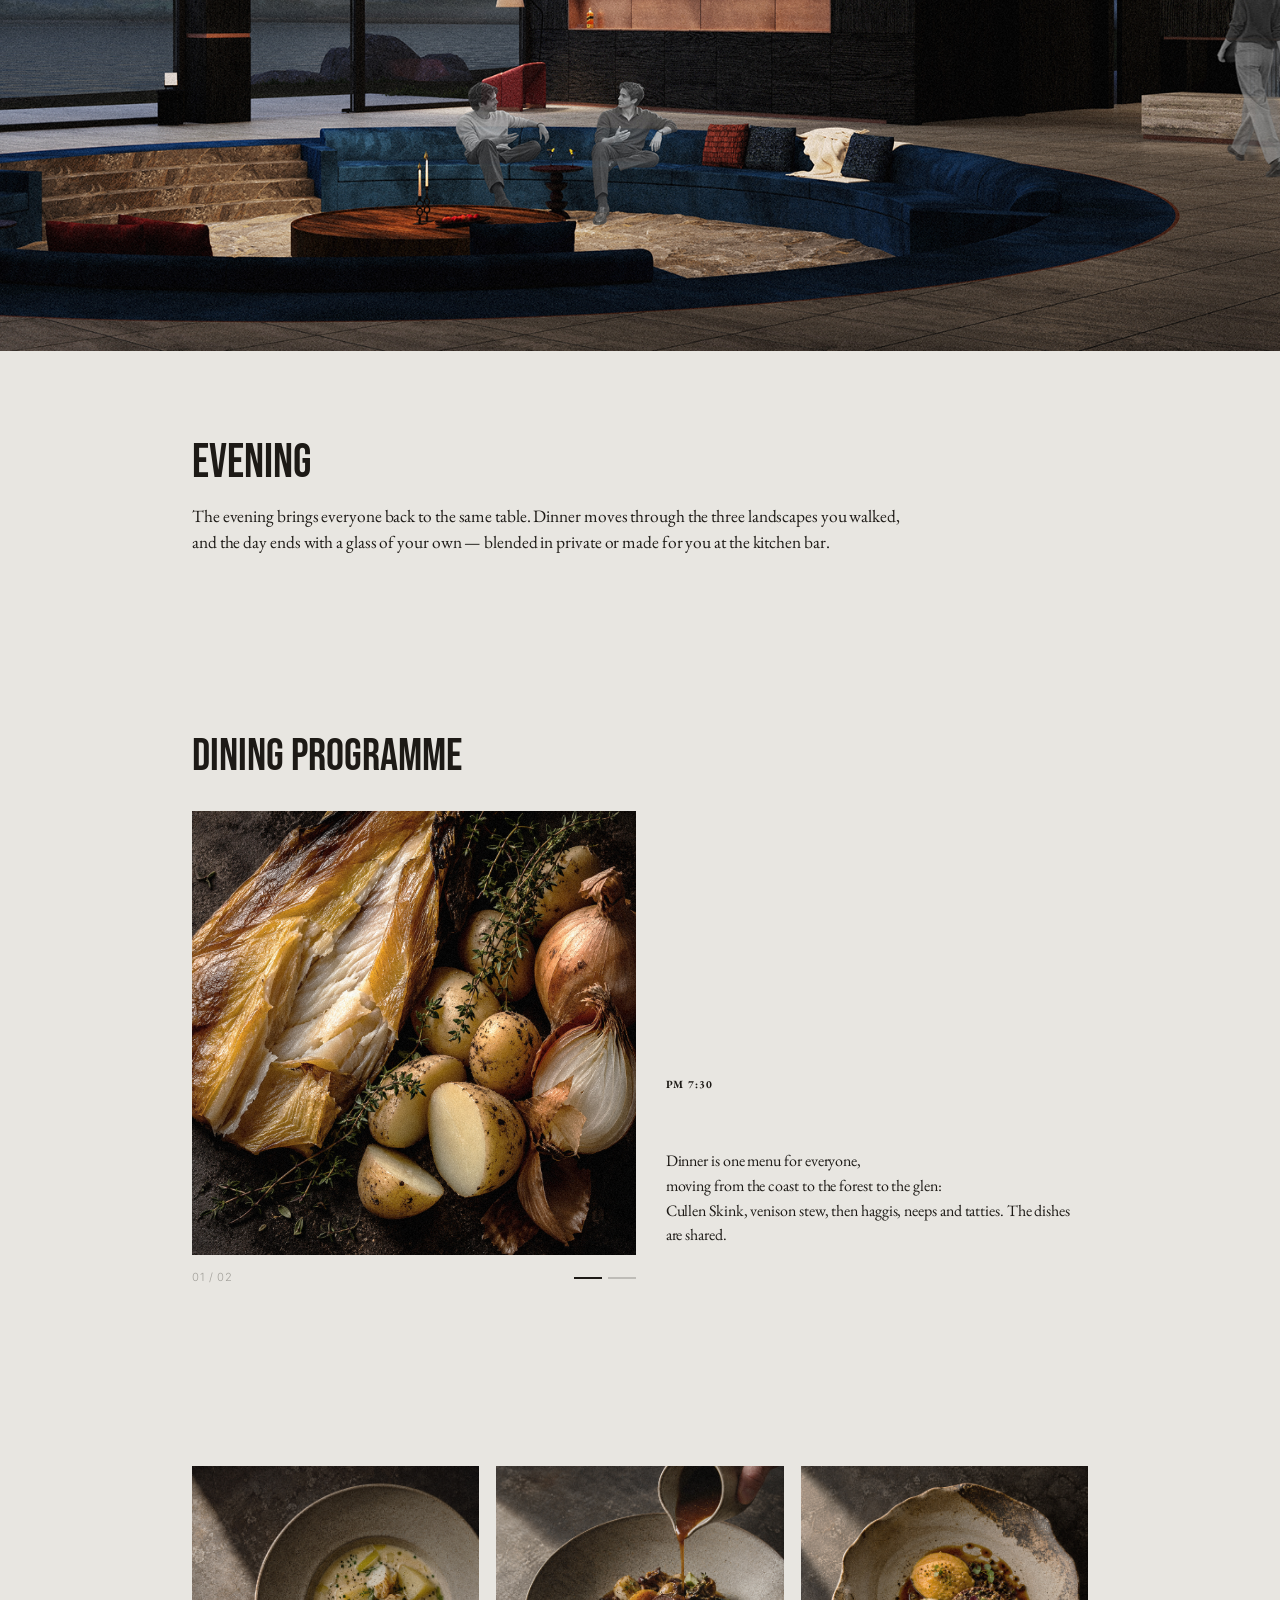
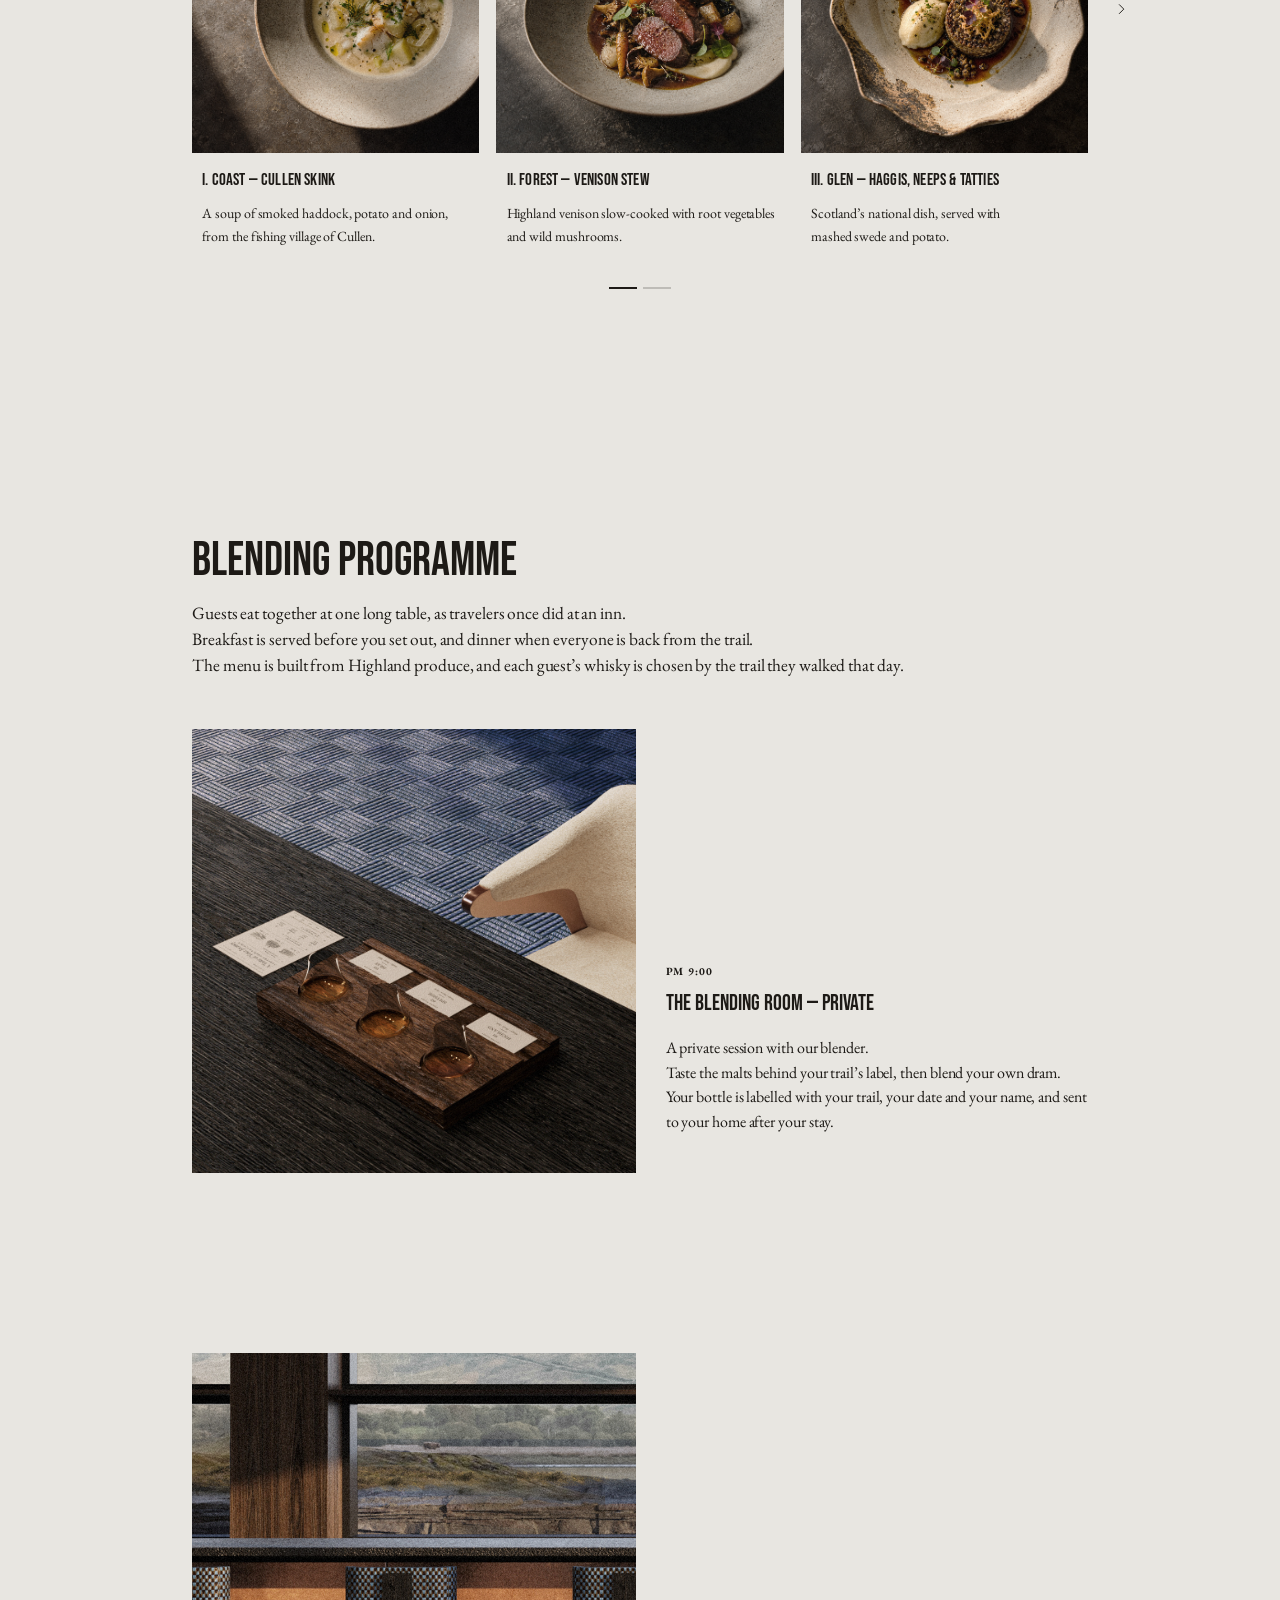
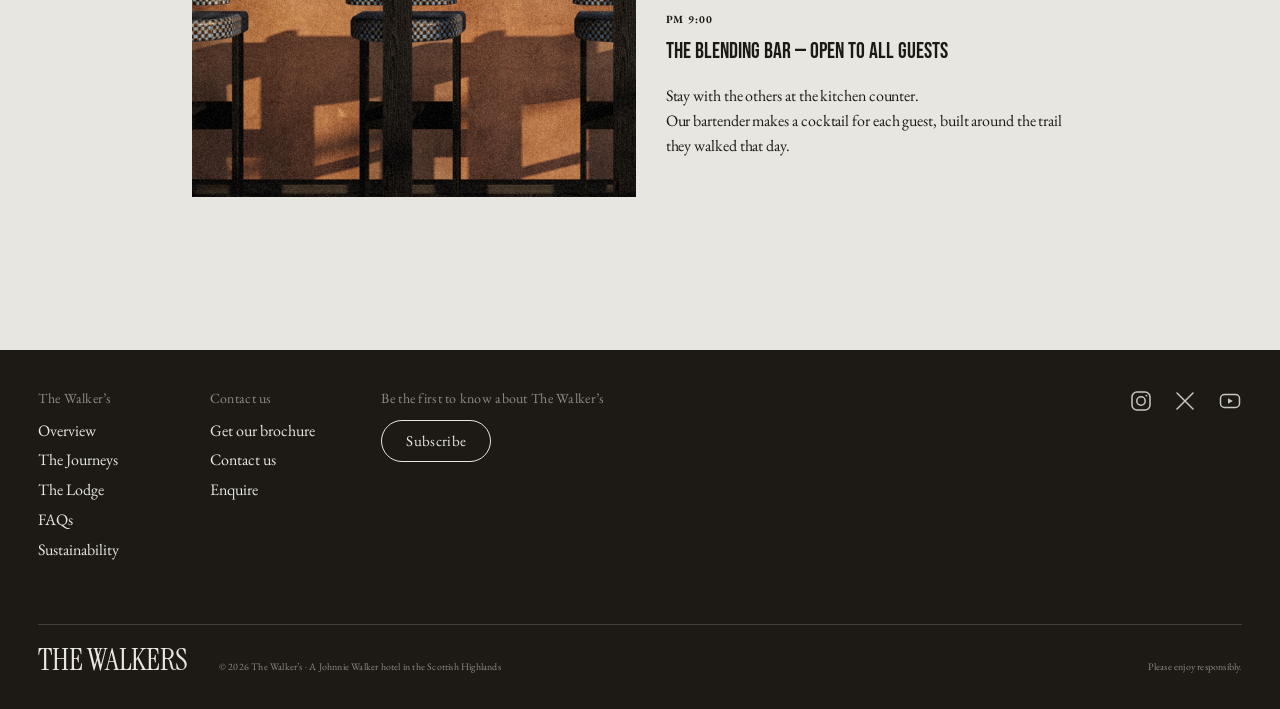
<file: journeys.html>
<!doctype html>
<html lang="en">

<head>
    <meta charset="utf-8">
    <meta name="viewport" content="width=device-width, initial-scale=1">
    <title>The Journeys — The Walker's</title>
    <meta name="description"
        content="A day at The Walker's: morning, hiking, afternoon, evening and blending programmes.">

    <link rel="preconnect" href="https://fonts.googleapis.com">
    <link rel="preconnect" href="https://fonts.gstatic.com" crossorigin>
    <link
        href="https://fonts.googleapis.com/css2?family=Bebas+Neue&family=Cormorant+SC:wght@500&family=EB+Garamond:ital,wght@0,400;0,500;1,400&family=Instrument+Serif&family=Inter:wght@300&family=Libre+Caslon+Display&display=swap"
        rel="stylesheet">
    <link rel="stylesheet" href="index.css">
    <link rel="stylesheet" href="journeys.css">
</head>


<body data-page="journeys">

    <!-- 헤더 -->
    <header class="site-header">
        <a class="brand" href="index.html" aria-label="Johnnie Walker">
            <span class="brand-name">Johnnie Walker.</span>
            <img class="brand-mark" src="./sources/logo.png" alt="" aria-hidden="true">
        </a>

        <a class="logo" href="index.html" aria-label="The Walker's">THE WALKERS</a>

        <a class="book" href="#">Book Now</a>

        <!-- 메뉴바 -->
        <nav class="menu" aria-label="Main">
            <a href="index.html#intro">OVERVIEW</a>
            <a href="journeys.html" aria-current="page">THE JOURNEYS</a>
            <a href="lodge.html">THE LODGE</a>
        </nav>
    </header>

    <main class="journeys">
        <!-- Hero: THE WALKERS EXPERIENCES -->
        <section class="j-hero">
            <div class="j-hero-frame">
                <div class="j-hero-collage">
                    <figure class="media reveal-media" style="margin:0">
                        <!-- hikers -->
                        <img src="./sources/theJourney/hikers_theJourney.png" alt="hikers">
                    </figure>
                    <figure class="media reveal-media" style="margin:0; --d:.15s">
                        <!-- dinner -->
                        <img src="./sources/theJourney/디너3.png" alt="A plated dish made with Highland produce">
                    </figure>
                    <figure class="media reveal-media" style="margin:0; --d:.3s">
                        <!-- blending -->
                        <img src="./sources/theJourney/10_bledning room detail_보정2.jpg"
                            alt="A whisky tasting flight on a wooden board">
                    </figure>
                </div>
                <div class="j-hero-text">
                    <p class="reveal" style="--d:.6s">Every Hour, For One Glass.</p>
                    <h1 class="reveal" style="--d:.75s">The Walkers Experiences</h1>
                </div>
            </div>
        </section>

        <!-- 1. Morning -->
        <section id="morning" class="programme">
            <figure class="media programme-cover reveal-media" style="margin:0">
                <!-- Morning main -->
                <img src="./sources/theJourney/morning.png" alt="Morning light over the loch" loading="lazy">
            </figure>
            <div class="programme-intro">
                <h2 class="reveal">MORNING</h2>
                <p class="reveal" style="--d:.15s">The day starts slowly: breakfast at the long table, then time in the
                    lobby before you set out.</p>
            </div>
            <div class="programme-items">
                <article class="item">
                    <div class="carousel reveal-media" data-carousel aria-roledescription="carousel"
                        aria-label="Breakfast">
                        <div class="carousel-viewport media">
                            <ul class="carousel-track">
                                <li class="carousel-slide">
                                    <img src="./sources/theJourney/수정/아침1.jpg"
                                        alt="Porridge with caramelised pears" loading="lazy">
                                </li>
                                <li class="carousel-slide">
                                    <img src="./sources/theJourney/수정/아침2.jpg"
                                        alt="Smoked kippers with crushed potatoes and roast tomatoes" loading="lazy">
                                </li>
                            </ul>
                            <button type="button" class="carousel-arrow carousel-arrow--prev"
                                aria-label="Previous photo">
                                <svg viewBox="0 0 24 24" aria-hidden="true">
                                    <path d="M15 5l-7 7 7 7" />
                                </svg>
                            </button>
                            <button type="button" class="carousel-arrow carousel-arrow--next" aria-label="Next photo">
                                <svg viewBox="0 0 24 24" aria-hidden="true">
                                    <path d="M9 5l7 7-7 7" />
                                </svg>
                            </button>
                        </div>
                        <div class="carousel-foot">
                            <p class="carousel-caption" aria-live="polite"><span class="no"></span><strong></strong></p>
                            <div class="carousel-dots" role="group" aria-label="Choose a photo"></div>
                        </div>
                    </div>
                    <div class="text">
                        <span class="time reveal"><b>AM 6:30</b></span>
                        <h3 class="reveal" style="--d:.1s">Before the Trail</h3>
                        <p class="reveal" style="--d:.2s">Start the day at one long table with the other guests.<br>
                            Porridge, a Scottish breakfast and kippers are served from the centre of the table <br>
                            from 6:30.
                            A morning briefing covers the weather and the route ahead.</p>
                    </div>
                </article>
                <article class="item">
                    <img src="./sources/theJourney/slow-start.png" alt="slow start" loading="lazy">
                    </figure>
                    <div class="text">
                        <span class="time reveal"><b>AM 7:30</b></span>
                        <h3 class="reveal" style="--d:.1s">A SLOW START</h3>
                        <p class="reveal" style="--d:.2s">After breakfast, take your time in the lobby before the
                            trail.<br>
                            Sit by the low round sofa, check the route with our staff,<br>
                            and pick up your trail pack when you are ready to leave.</p>
                    </div>
                </article>
            </div>
        </section>

        <!-- 2. Hiking -->
        <section id="hiking" class="programme">
            <figure class="media programme-cover reveal-media" style="margin:0">
                <!-- 하이킹 대표 이미지 -->
                <img src="./sources/theJourney/main-hiking.png" alt="A trail crossing the Highland glens"
                    loading="lazy">
            </figure>
            <div class="programme-intro">
                <h2 class="reveal">Hiking Programme</h2>
                <p class="reveal" style="--d:.15s">Three trails, one for each landscape.<br>
                    Each stay begins with a trail.<br>
                    Choose the cliffs, the forest or the glen, and the room, the label and the day are set around it.
                </p>
            </div>
            <!-- 트레일 3개: 세로로 나열 (위아래 스크롤로 보기) -->
            <div class="trails">
                <article class="trail" id="trail-cliff">
                    <figure class="trail-map reveal-media">
                        <img src="./sources/theJourney/수정/red.png" alt="Map of the Ardnamurchan Point trail"
                            loading="lazy">
                    </figure>
                    <div class="trail-text">
                        <p class="trail-label reveal">Trail · Red</p>
                        <h3 class="reveal"><span>The Cliffs</span><span class="trail-meta">Easy · 9.5 km ·
                                3–3.5
                                h</span></h3>
                        <div class="trail-stop">
                            <h4 class="reveal" style="--d:.1s"><b>AM 9:00 · West to Ardnamurchan</b></h4>
                            <p class="reveal" style="--d:.2s">A two-hour drive west, crossing Loch Linnhe on
                                the Corran
                                Ferry, to the small village of Portuairk.</p>
                        </div>
                        <div class="trail-stop">
                            <h4 class="reveal" style="--d:.1s"><b>AM 11:00 · Ardnamurchan Point</b></h4>
                            <p class="reveal" style="--d:.2s">A coastal loop over moorland, down to the
                                white sands of
                                Bay MacNeil and on to the lighthouse at the westernmost point of mainland
                                Britain. Open
                                your Summit Wee Dram here.</p>
                        </div>
                    </div>
                </article>
                <article class="trail" id="trail-forest">
                    <figure class="trail-map reveal-media">
                        <img src="./sources/theJourney/수정/green.png" alt="Map of the Ariundle Oakwoods trail"
                            loading="lazy">
                    </figure>
                    <div class="trail-text">
                        <p class="trail-label reveal">Trail · Green</p>
                        <h3 class="reveal"><span>The Forests</span><span class="trail-meta">Challenging · 4
                                km · 2–3
                                h</span></h3>
                        <div class="trail-stop">
                            <h4 class="reveal" style="--d:.1s"><b>AM 10:00 · South to Strontian</b></h4>
                            <p class="reveal" style="--d:.2s">A one-hour drive across the Corran Ferry to
                                the edge of
                                Scotland’s Atlantic oakwoods.</p>
                        </div>
                        <div class="trail-stop">
                            <h4 class="reveal" style="--d:.1s"><b>AM 11:00 · Ariundle Oakwoods</b></h4>
                            <p class="reveal" style="--d:.2s">Through moss-covered oaks, along the Strontian
                                River and
                                up to the old lead mines, with views back down the glen.</p>
                        </div>
                    </div>
                </article>
                <article class="trail" id="trail-glen">
                    <figure class="trail-map reveal-media">
                        <img src="./sources/theJourney/수정/yellow.png" alt="Map of the Lost Valley trail"
                            loading="lazy">
                    </figure>
                    <div class="trail-text">
                        <p class="trail-label reveal">Trail · Yellow</p>
                        <h3 class="reveal"><span>The Glens</span><span class="trail-meta">Moderate · 10.5 km
                                · 3–4
                                h</span></h3>
                        <div class="trail-stop">
                            <h4 class="reveal" style="--d:.1s"><b>AM 10:30 · Into Glen Coe</b></h4>
                            <p class="reveal" style="--d:.2s">A thirty-minute drive south to the Three
                                Sisters car park.
                            </p>
                        </div>
                        <div class="trail-stop">
                            <h4 class="reveal" style="--d:.1s"><b>AM 11:00 · Lost Valley</b></h4>
                            <p class="reveal" style="--d:.2s">A short, steep climb across the River Coe and
                                up a rocky
                                gorge, into the hidden valley where the MacDonalds once hid their cattle.
                            </p>
                        </div>
                    </div>
                </article>
            </div>

            <div class="trail-pack">
                <div class="trail-pack-photos">
                    <img src="./sources/theJourney/수정/하이킹1.jpg" alt="trail pack" loading="lazy">
                    <!-- rail-pack 이미지 -->
                    </figure>
                    <figure class="media reveal-media" style="--d:.15s">
                        <img src="./sources/theJourney/수정/하이킹.jpg"
                            alt="Hikers raising Johnnie Walker hip flasks at the summit" loading="lazy">
                    </figure>
                </div>
                <div class="trail-pack-text">
                    <h3 class="reveal">The Trail Pack</h3>
                    <p class="reveal" style="--d:.15s">Your pack is waiting at the door: a sandwich, oatcakes,
                        shortbread and a flask of hot tea.<br>
                        Inside is a Summit Wee Dram – a miniature bottle of your trail’s label, to open at the top.</p>
                </div>
            </div>
        </section>

        <!-- 3. Afternoon -->
        <section id="afternoon" class="programme">
            <figure class="media programme-cover reveal-media" style="margin:0">
                <!-- 오후 대표 이미지 -->
                <img src="./sources/theJourney/afternoon.png" alt="Afternoon at the lodge" loading="lazy">
            </figure>
            <div class="programme-intro">
                <h2 class="reveal">Afternoon ACTIVITIES</h2>
                <p class="reveal" style="--d:.15s">The afternoon is for recovery. Back from the trail, you leave your
                    gear behind, swim by the loch<br>
                    and rest your legs, so that by dinner the body is ready for the evening’s glass.</p>
            </div>
            <div class="programme-items">
                <article class="item">
                    <figure class="media reveal-media">
                        <img src="./sources/theJourney/13_hiking room.jpg" alt="Afternoon at the lodge" loading="lazy">
                    </figure>
                    <div class="text">
                        <span class="time reveal"><b>PM 4:00</b></span>
                        <h3 class="reveal" style="--d:.1s">WHERE THE TRAIL ENDS</h3>
                        <p class="reveal" style="--d:.2s">Return to the Hiking Room and leave your boots,<br>
                            jacket and pack in the locker marked with your room. Everything is dried, cleaned and ready
                            by morning.</p>
                    </div>
                </article>
                <article class="item">
                    <figure class="media reveal-media" style="margin:0">
                        <!-- 2 -->
                        <img src="./sources/theJourney/수정/마사지.jpg" alt="massage" loading="lazy">
                    </figure>
                    <div class="text">
                        <span class="time reveal"><b>PM 4:30</b></span>
                        <h3 class="reveal" style="--d:.1s">REST FOR THE LEGS</h3>
                        <p class="reveal" style="--d:.2s">In the wellness room, a foot massage eases the muscles that
                            carried you,<br>
                            and whisky aroma therapy prepares your senses for the evening’s glass.</p>
                    </div>
                </article>
                <article class="item">
                    <img src="./sources/theJourney/the loch pool.png" alt="the loch pool" loading="lazy">
                    </figure>
                    <div class="text">
                        <span class="time reveal"><b>PM 5:30</b></span>
                        <h3 class="reveal" style="--d:.1s">THE LOCH POOL</h3>
                        <p class="reveal" style="--d:.2s">A pool at the water’s edge, looking out over the loch to the
                            mountains.<br>
                            Swim slowly or sit on the deck as the afternoon light changes.</p>
                    </div>
                </article>
            </div>
        </section>

        <!-- 4. Evening -->
        <section id="evening" class="programme">
            <figure class="media programme-cover reveal-media" style="margin:0">
                <!-- 저녁 대표 이미지 -->
                <img src="./sources/theLodge/lobby/04_lobby evening 2_보정2 1.png" alt="Evening at the long table"
                    loading="lazy">
            </figure>
            <div class="programme-intro">
                <h2 class="reveal">Evening</h2>
                <p class="reveal" style="--d:.15s">The evening brings everyone back to the same table. Dinner moves
                    through the three landscapes you walked,<br>
                    and the day ends with a glass of your own — blended in private or made for you at the kitchen bar.
                </p>
            </div>
            <div class="programme-items">
                <h2 class="subtitle">Dining Programme</h2>
                <article class="item">
                    <div class="carousel reveal-media" data-carousel aria-roledescription="carousel"
                        aria-label="ingredients">
                        <div class="carousel-viewport media">
                            <ul class="carousel-track">
                                <li class="carousel-slide">
                                    <img src="./sources/theJourney/수정/재료.jpg" alt="Porridge with caramelised pears"
                                        loading="lazy">
                                </li>
                                <li class="carousel-slide">
                                    <img src="./sources/theJourney/수정/재료2.jpg"
                                        alt="Smoked kippers with crushed potatoes and roast tomatoes" loading="lazy">
                                </li>
                            </ul>
                            <button type="button" class="carousel-arrow carousel-arrow--prev"
                                aria-label="Previous photo">
                                <svg viewBox="0 0 24 24" aria-hidden="true">
                                    <path d="M15 5l-7 7 7 7" />
                                </svg>
                            </button>
                            <button type="button" class="carousel-arrow carousel-arrow--next" aria-label="Next photo">
                                <svg viewBox="0 0 24 24" aria-hidden="true">
                                    <path d="M9 5l7 7-7 7" />
                                </svg>
                            </button>
                        </div>
                        <div class="carousel-foot">
                            <p class="carousel-caption" aria-live="polite"><span class="no"></span><strong></strong>
                            </p>
                            <div class="carousel-dots" role="group" aria-label="Choose a photo"></div>
                        </div>
                    </div>
                    <div class="text">
                        <span class="time reveal"><b>PM 7:30</b></span>
                        <h3 class="reveal" style="--d:.1s">One Table, Three Landscapes</h3>
                        <p class="reveal" style="--d:.2s">Dinner is one menu for everyone,<br>
                            moving from the coast to the forest to the glen:<br>Cullen Skink, venison stew, then
                            haggis,
                            neeps and tatties. The dishes are shared.</p>
                    </div>
                </article>
                <div class="carousel carousel--outside course-carousel reveal-media" data-carousel
                    aria-roledescription="carousel" aria-label="Dinner courses">
                    <div class="carousel-viewport">
                        <ul class="carousel-track">
                            <li class="carousel-slide course" data-title="I. Coast — Cullen Skink">
                                <div data-arrow-anchor class="media course-media"><img
                                        src="./sources/theJourney/수정/디너1.jpg"
                                        alt="Cullen Skink, a creamy smoked haddock soup" loading="lazy"></div>
                                <h4>I. Coast — Cullen Skink</h4>
                                <p>A soup of smoked haddock, potato and onion,<br>from the fishing village of
                                    Cullen.
                                </p>
                            </li>
                            <li class="carousel-slide course" data-title="II. Forest — Venison Stew">
                                <div data-arrow-anchor class="media course-media"><img
                                        src="./sources/theJourney/수정/디너2.jpg"
                                        alt="Venison stew with jus poured over" loading="lazy"></div>
                                <h4>II. Forest — Venison Stew</h4>
                                <p>Highland venison slow-cooked with root vegetables<br>and wild mushrooms.</p>
                            </li>
                            <li class="carousel-slide course" data-title="III. Glen — Haggis, Neeps & Tatties">
                                <div data-arrow-anchor class="media course-media"><img
                                        src="./sources/theJourney/수정/디너3.jpg" alt="Haggis with neeps and tatties"
                                        loading="lazy"></div>
                                <h4>III. Glen — Haggis, Neeps &amp; Tatties</h4>
                                <p>Scotland’s national dish, served with<br>mashed swede and potato.</p>
                            </li>
                            <li class="carousel-slide course" data-title="Dessert — Cranachan">
                                <div data-arrow-anchor class="media course-media"><img
                                        src="./sources/theJourney/수정/디저트.jpg" alt="dessert" loading="lazy">
                                </div>
                                <h4>Dessert — Cranachan</h4>
                                <p>Toasted oats, Scottish raspberries, heather honey<br>and whipped cream, finished
                                    with
                                    a dash of whisky.</p>
                            </li>
                        </ul>
                    </div>
                    <button type="button" class="carousel-arrow carousel-arrow--prev" aria-label="Previous course">
                        <svg viewBox="0 0 24 24" aria-hidden="true">
                            <path d="M15 5l-7 7 7 7" />
                        </svg>
                    </button>
                    <button type="button" class="carousel-arrow carousel-arrow--next" aria-label="Next course">
                        <svg viewBox="0 0 24 24" aria-hidden="true">
                            <path d="M9 5l7 7-7 7" />
                        </svg>
                    </button>
                    <div class="carousel-foot">
                        <div class="carousel-dots" role="group" aria-label="Choose courses"></div>
                    </div>
                </div>
            </div>
        </section>

        <!-- 5. Blending -->
        <section id="blending" class="programme">
            <div class="programme-intro">
                <h2 class="reveal">Blending Programme</h2>
                <p class="reveal" style="--d:.15s">Guests eat together at one long table, as travelers once did at an
                    inn.<br>
                    Breakfast is served before you set out, and dinner when everyone is back from the trail.<br>
                    The menu is built from Highland produce, and each guest’s whisky is chosen by the trail they walked
                    that day.</p>
            </div>
            <div class="programme-items">
                <article class="item">
                    <figure class="media reveal-media" style="margin:0">
                        <!-- 블렌딩 룸 이미지 -->
                        <img src="./sources/theJourney/10_bledning room detail_보정2.jpg"
                            alt="A private blending session with a tasting board" loading="lazy">
                    </figure>
                    <div class="text">
                        <span class="time reveal"><b>PM 9:00</b></span>
                        <h3 class="reveal" style="--d:.1s">The Blending Room — Private</h3>
                        <p class="reveal" style="--d:.2s">A private session with our blender.<br>
                            Taste the malts behind your trail’s label, then blend your own dram.<br>
                            Your bottle is labelled with your trail, your date and your name, and sent to your home
                            after your stay.</p>
                    </div>
                </article>
                <article class="item">
                    <img src="./sources/theJourney/수정/blending-thJ.png" alt="blending bar" loading="lazy">
                    </figure>
                    <div class="text">
                        <span class="time reveal"><b>PM 9:00</b></span>
                        <h3 class="reveal" style="--d:.1s">The Blending Bar — Open to All Guests</h3>
                        <p class="reveal" style="--d:.2s">Stay with the others at the kitchen counter.<br>
                            Our bartender makes a cocktail for each guest, built around the trail they walked that day.
                        </p>
                    </div>
                </article>
            </div>
        </section>
    </main>

    <!-- 공통 footer (기능 없이 보이기만 하는 링크) -->
    <footer class="site-footer">
        <div class="footer-top">
            <div class="footer-col">
                <p class="footer-heading">The Walker’s</p>
                <ul>
                    <li><a href="index.html">Overview</a></li>
                    <li><a href="journeys.html">The Journeys</a></li>
                    <li><a href="lodge.html">The Lodge</a></li>
                    <li><a href="#">FAQs</a></li>
                    <li><a href="#">Sustainability</a></li>
                </ul>
            </div>
            <div class="footer-col">
                <p class="footer-heading">Contact us</p>
                <ul>
                    <li><a href="#">Get our brochure</a></li>
                    <li><a href="#">Contact us</a></li>
                    <li><a href="#">Enquire</a></li>
                </ul>
            </div>
            <div class="footer-news">
                <p class="footer-heading">Be the first to know about The Walker’s</p>
                <a class="footer-btn" href="#">Subscribe</a>
            </div>
            <ul class="footer-social">
                <li><a href="#" aria-label="Instagram"><svg viewBox="0 0 24 24" aria-hidden="true">
                            <rect x="3" y="3" width="18" height="18" rx="5" />
                            <circle cx="12" cy="12" r="4.2" />
                            <circle cx="17.4" cy="6.6" r=".9" class="fill" />
                        </svg></a></li>
                <li><a href="#" aria-label="X"><svg viewBox="0 0 24 24" aria-hidden="true">
                            <path d="M4 4l16 16M20 4L4 20" />
                        </svg></a></li>
                <li><a href="#" aria-label="YouTube"><svg viewBox="0 0 24 24" aria-hidden="true">
                            <rect x="2.5" y="5.5" width="19" height="13" rx="4" />
                            <path d="M10 9.2v5.6l4.8-2.8z" class="fill" />
                        </svg></a></li>
            </ul>
        </div>
        <div class="footer-bottom">
            <a class="footer-logo" href="index.html">THE WALKERS</a>
            <p>© 2026 The Walker’s · A Johnnie Walker hotel in the Scottish Highlands</p>
            <p>Please enjoy responsibly.</p>
        </div>
    </footer>

    <script>
        // 이미지 로드 실패 시 깨진 아이콘 대신 회색 박스만 보이게
        document.querySelectorAll('.media img').forEach((img) => {
            const markBroken = () => img.classList.add('is-broken');
            if (img.complete && img.naturalWidth === 0) markBroken();
            else img.addEventListener('error', markBroken);
        });

        // 자연스러운 스크롤: 요소가 화면에 들어오면 나타나게 (한 번만)
        const io = new IntersectionObserver((entries) => {
            entries.forEach((entry) => {
                if (entry.isIntersecting) {
                    entry.target.classList.add('is-visible');
                    io.unobserve(entry.target);
                }
            });
        }, { threshold: 0.15, rootMargin: '0px 0px -8% 0px' });
        document.querySelectorAll('.reveal, .reveal-media').forEach((el) => io.observe(el));

        // 좌우 슬라이드: 화살표·인디케이터로만 이동 (가로 스크롤 없음 → 마우스 휠은 페이지 위아래만)
        // 한 화면에 보이는 장수는 CSS의 --per-view (조식 1장, 저녁 코스 3장 / 모바일 1장)
        document.querySelectorAll('[data-carousel]').forEach((root) => {
            const track = root.querySelector('.carousel-track');
            const slides = [...root.querySelectorAll('.carousel-slide')];
            const prev = root.querySelector('.carousel-arrow--prev');
            const next = root.querySelector('.carousel-arrow--next');
            const dotsWrap = root.querySelector('.carousel-dots');
            const no = root.querySelector('.carousel-caption .no');
            const title = root.querySelector('.carousel-caption strong');
            const pad = (n) => String(n).padStart(2, '0');
            let index = 0, perView = 1, maxIndex = 0, dots = [];

            // 화면 폭에 맞춰 보이는 장수·인디케이터 개수 다시 계산
            function build() {
                perView = Math.max(1, parseInt(getComputedStyle(root).getPropertyValue('--per-view'), 10) || 1);
                maxIndex = Math.max(0, slides.length - perView);
                dotsWrap.replaceChildren();
                dots = Array.from({ length: maxIndex + 1 }, (_, i) => {
                    const dot = document.createElement('button');
                    dot.type = 'button';
                    dot.className = 'carousel-dot';
                    // 슬라이드에 이름(data-title)이 없으면 번호만
                    const name = slides[i].dataset.title;
                    dot.setAttribute('aria-label', perView === 1
                        ? (name ? `Photo ${i + 1}: ${name}` : `Photo ${i + 1}`)
                        : (name ? `Show from ${name}` : `Show from item ${i + 1}`));
                    dot.addEventListener('click', () => go(i));
                    dotsWrap.appendChild(dot);
                    return dot;
                });
                go(index);
            }

            function go(i) {
                index = Math.max(0, Math.min(maxIndex, i));
                track.style.transform = `translateX(${-slides[index].offsetLeft}px)`;
                slides.forEach((s, j) => {
                    const hidden = j < index || j >= index + perView;
                    s.setAttribute('aria-hidden', hidden);
                    s.inert = hidden;
                });
                dots.forEach((d, j) => d.setAttribute('aria-current', j === index ? 'true' : 'false'));
                const focused = document.activeElement;
                prev.disabled = index === 0;
                next.disabled = index === maxIndex;
                // 끝에 닿아 누르던 화살표가 비활성화되면 키보드 포커스를 반대쪽 화살표로
                if (focused === prev && prev.disabled) next.focus();
                if (focused === next && next.disabled) prev.focus();
                // 화살표 세로 위치: 현재 슬라이드의 기준 요소(data-arrow-anchor, 사진·지도) 가운데
                const anchor = slides[index].querySelector('[data-arrow-anchor]');
                if (anchor) {
                    const a = anchor.getBoundingClientRect();
                    root.style.setProperty('--arrow-top', `${a.top - root.getBoundingClientRect().top + a.height / 2}px`);
                }
                if (no) no.textContent = `${pad(index + 1)} / ${pad(slides.length)}`;
                if (title) title.textContent = slides[index].dataset.title || '';
            }

            prev.addEventListener('click', () => go(index - 1));
            next.addEventListener('click', () => go(index + 1));
            root.addEventListener('keydown', (e) => {
                if (e.key === 'ArrowLeft') { e.preventDefault(); go(index - 1); }
                if (e.key === 'ArrowRight') { e.preventDefault(); go(index + 1); }
            });
            window.addEventListener('resize', build);
            // 사진이 늦게 로드되어 높이가 바뀌면 화살표 위치 다시 계산
            root.querySelectorAll('img').forEach((img) => img.addEventListener('load', () => go(index)));
            build();
        });
    </script>
    <script src="header.js"></script>
</body>

</html>
</file>
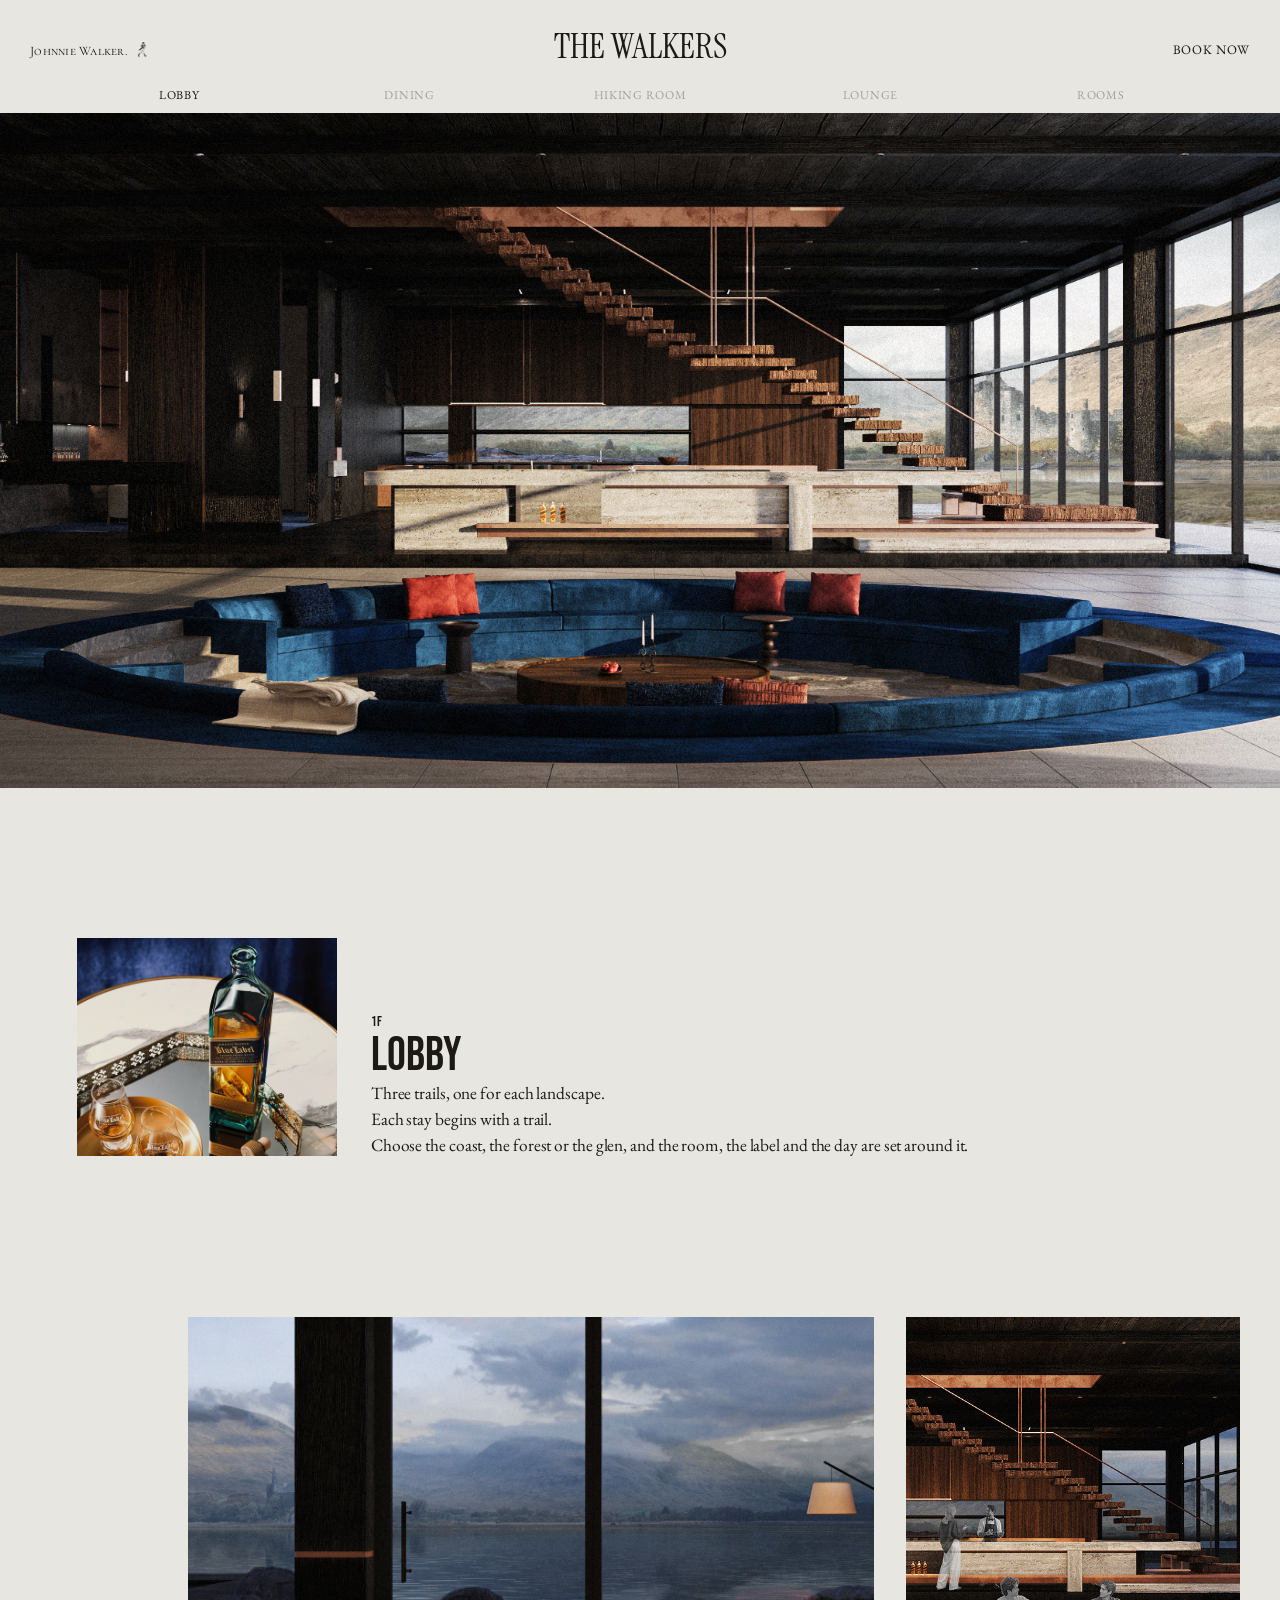
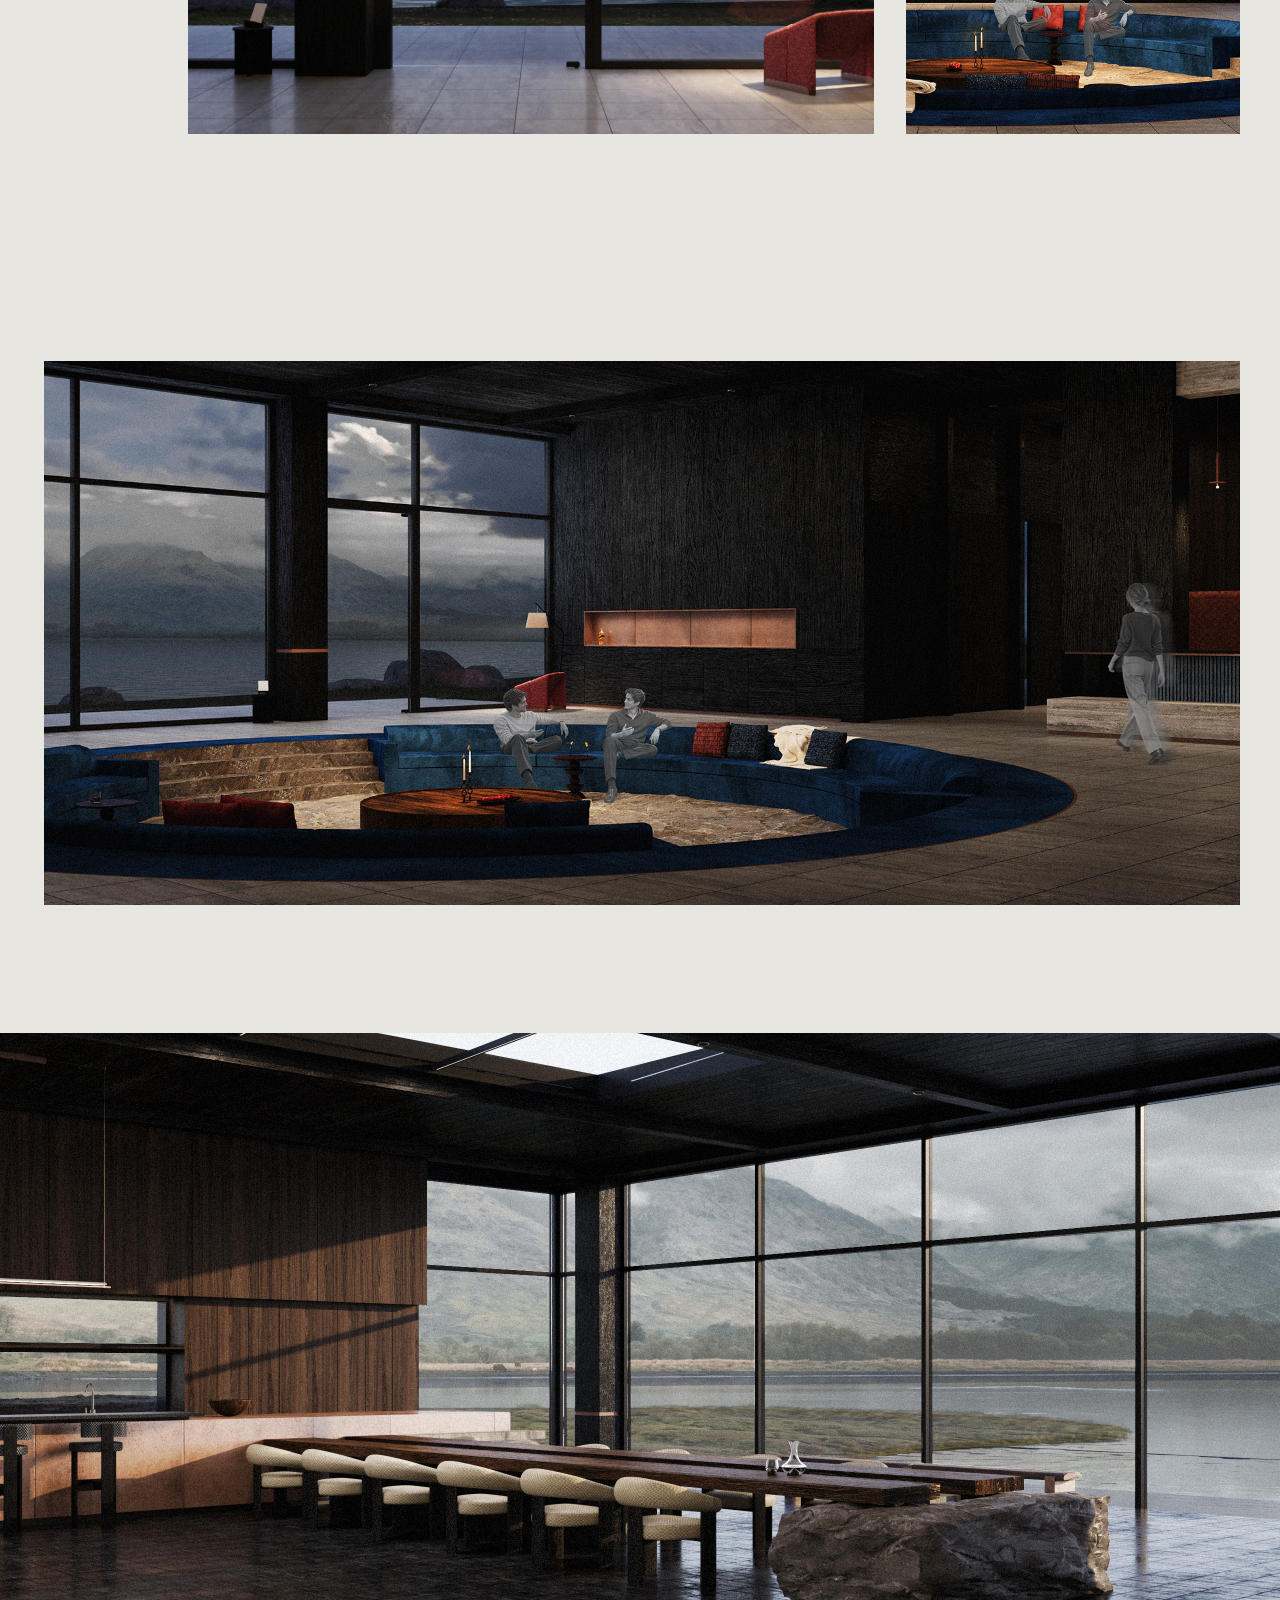
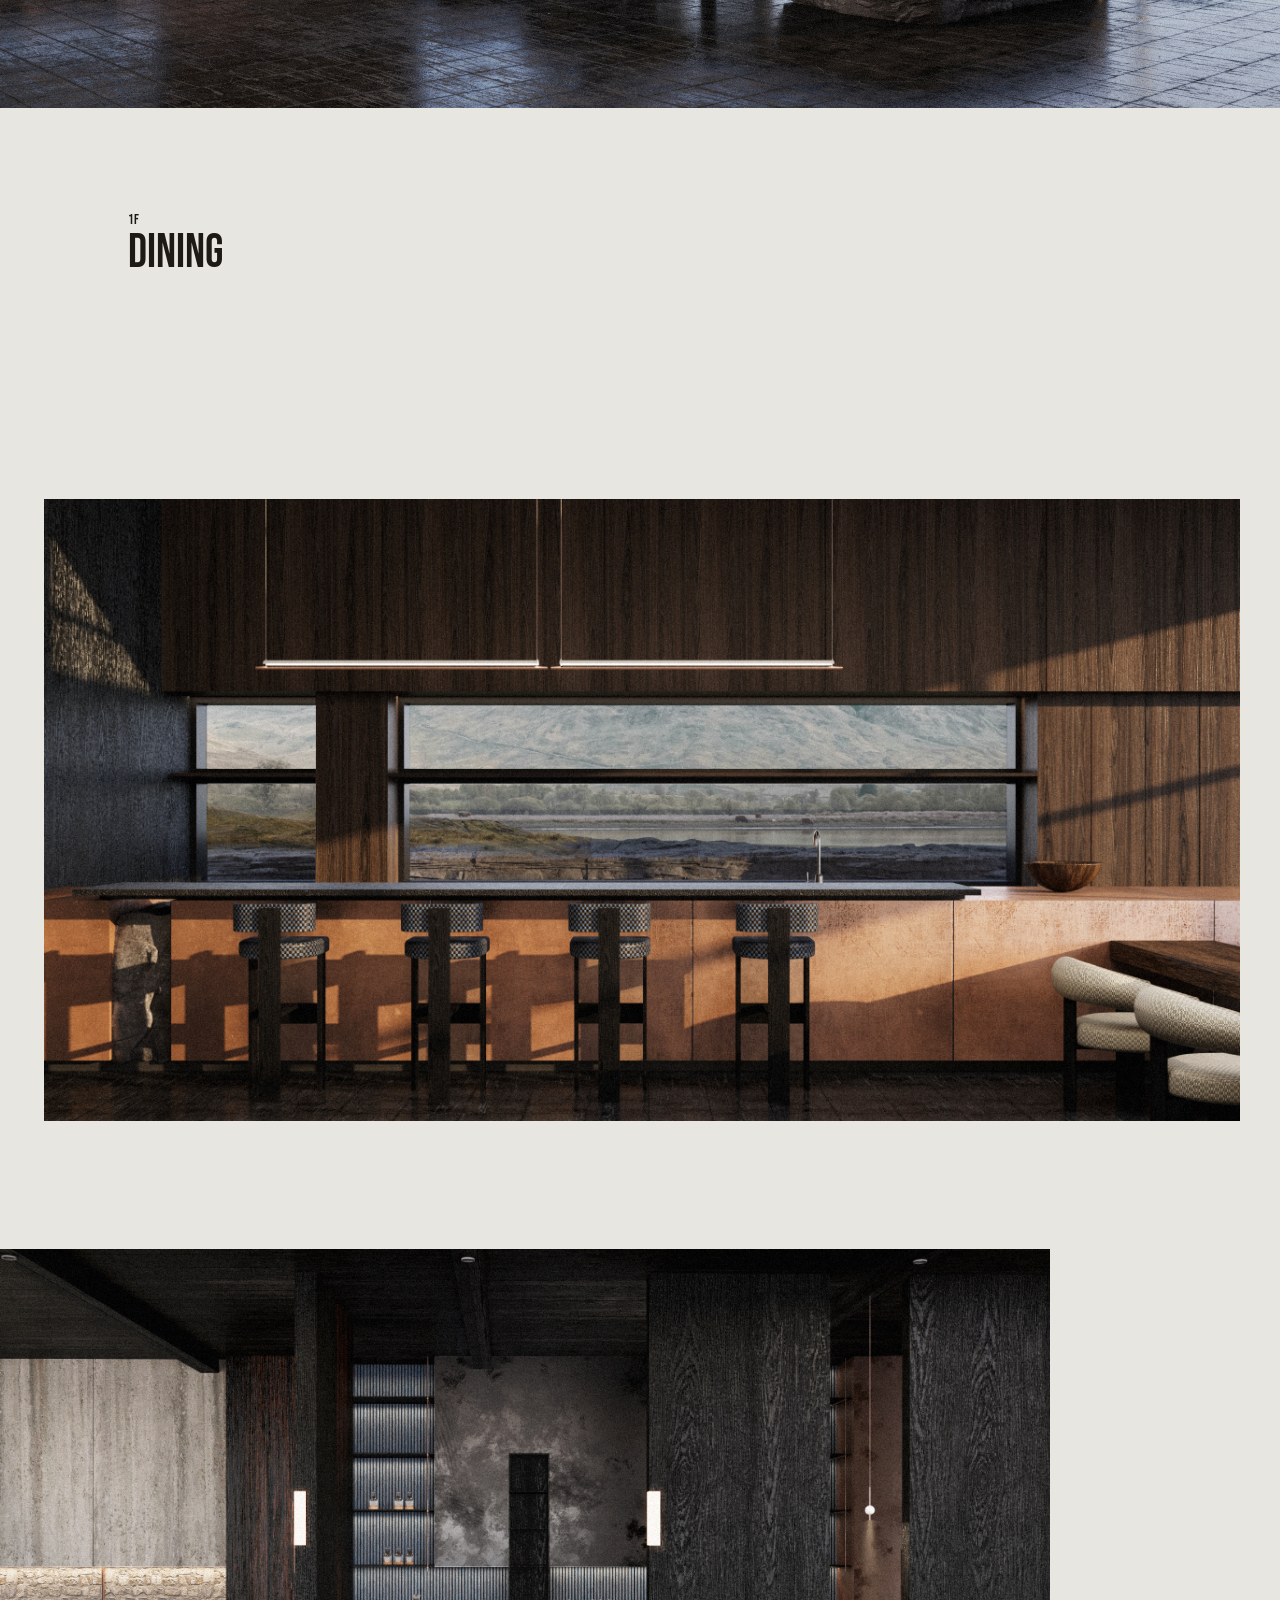
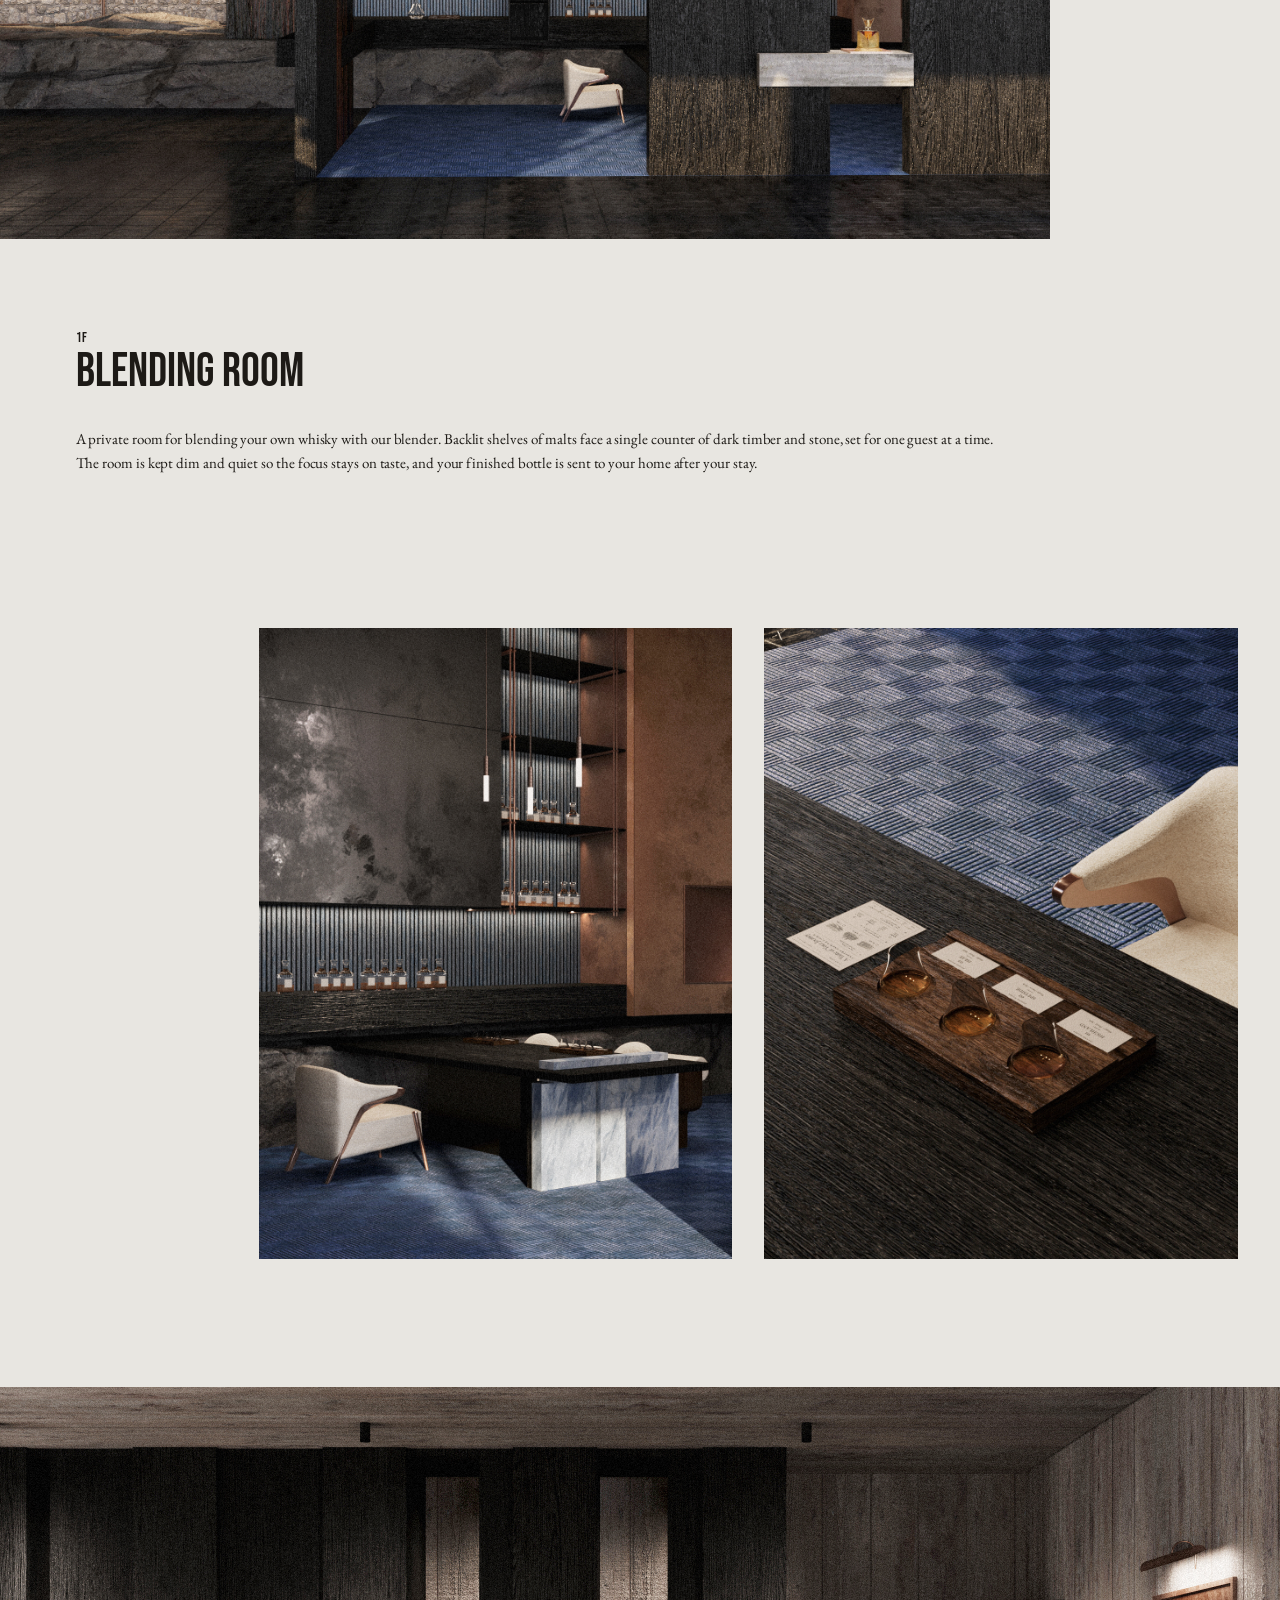
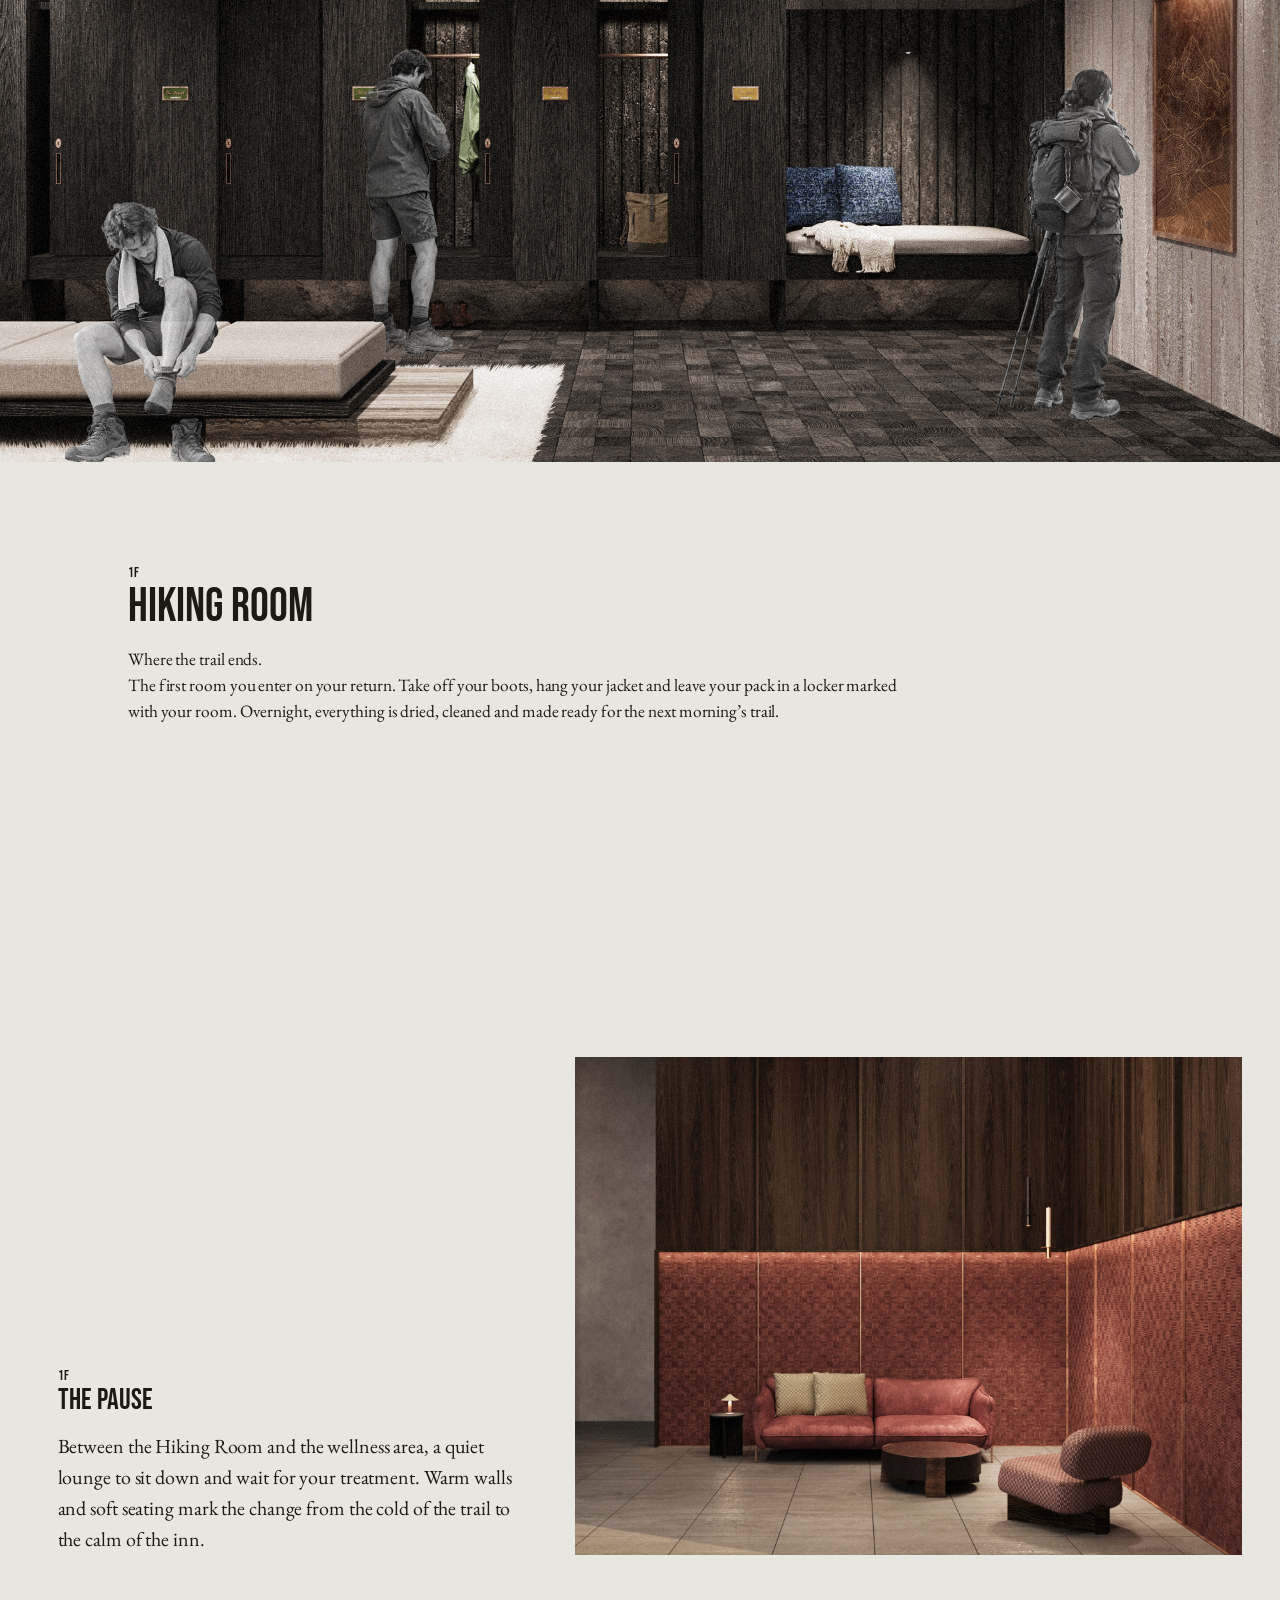
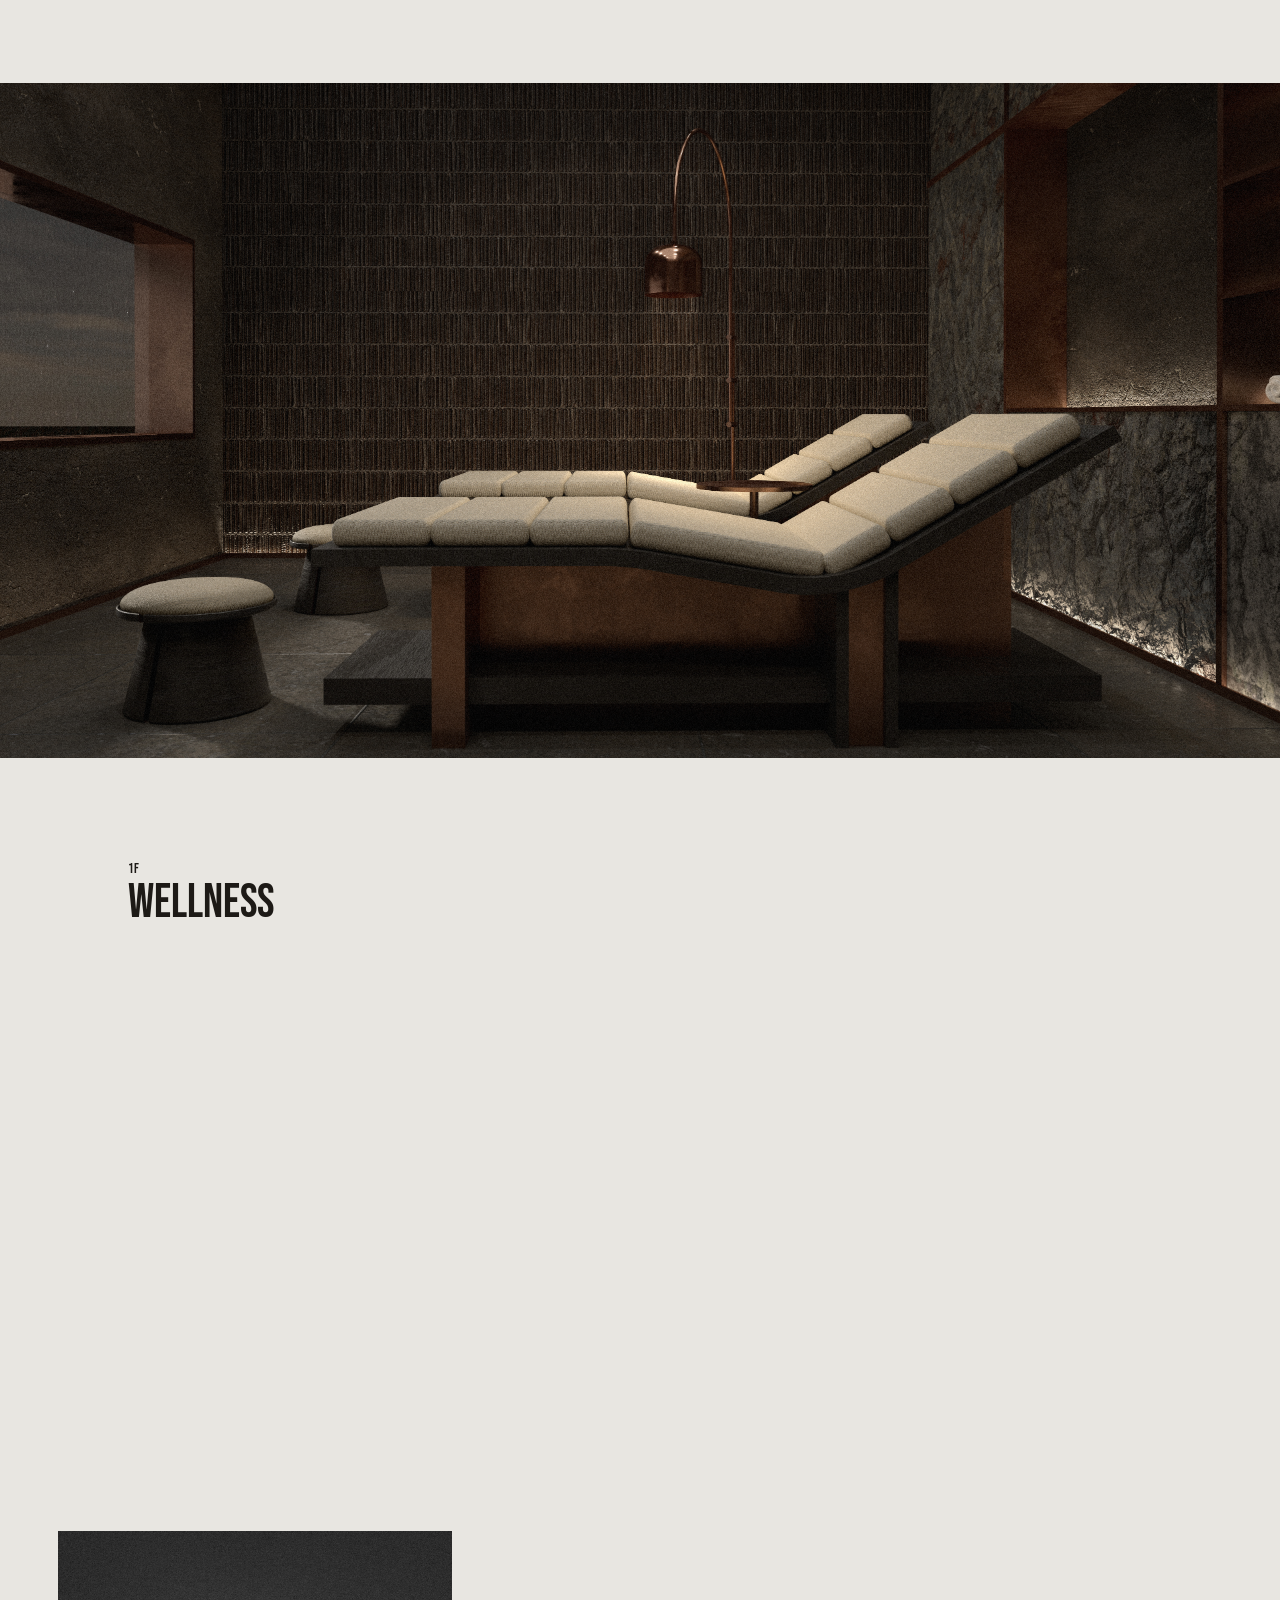
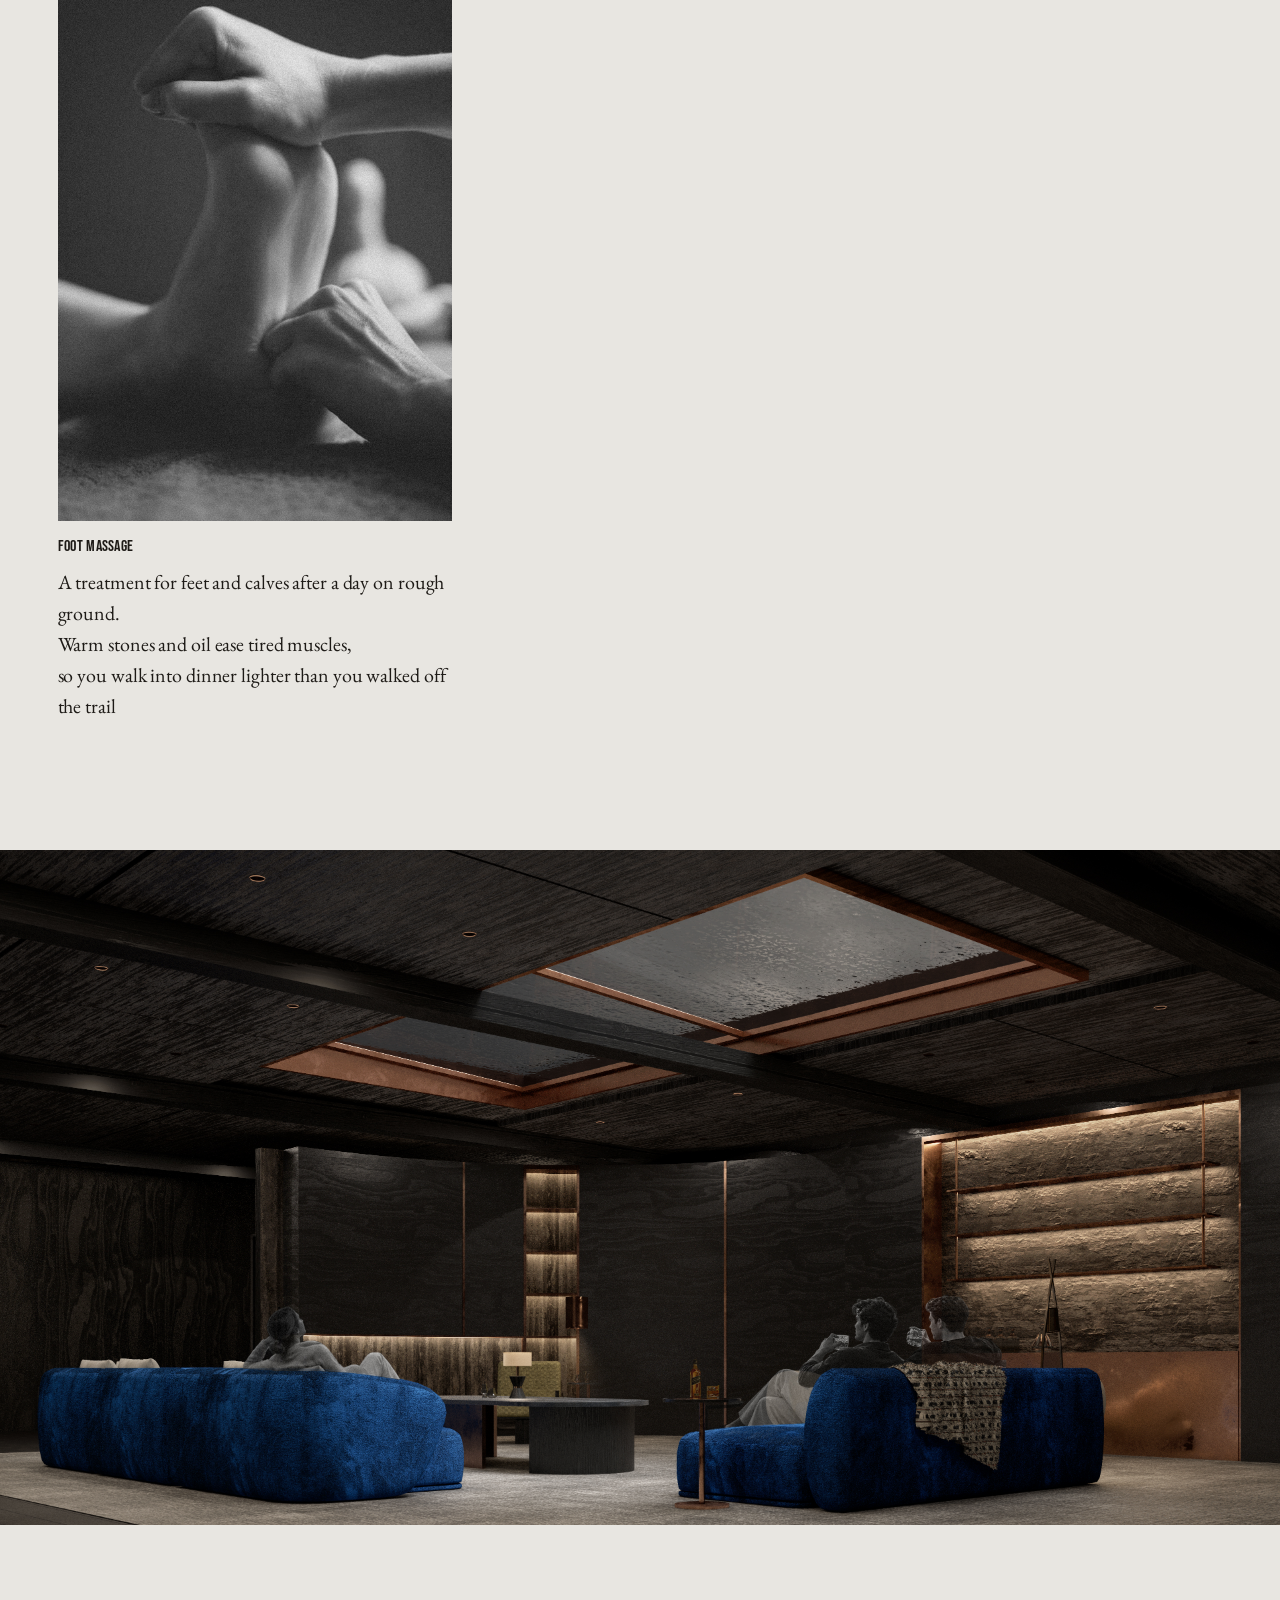
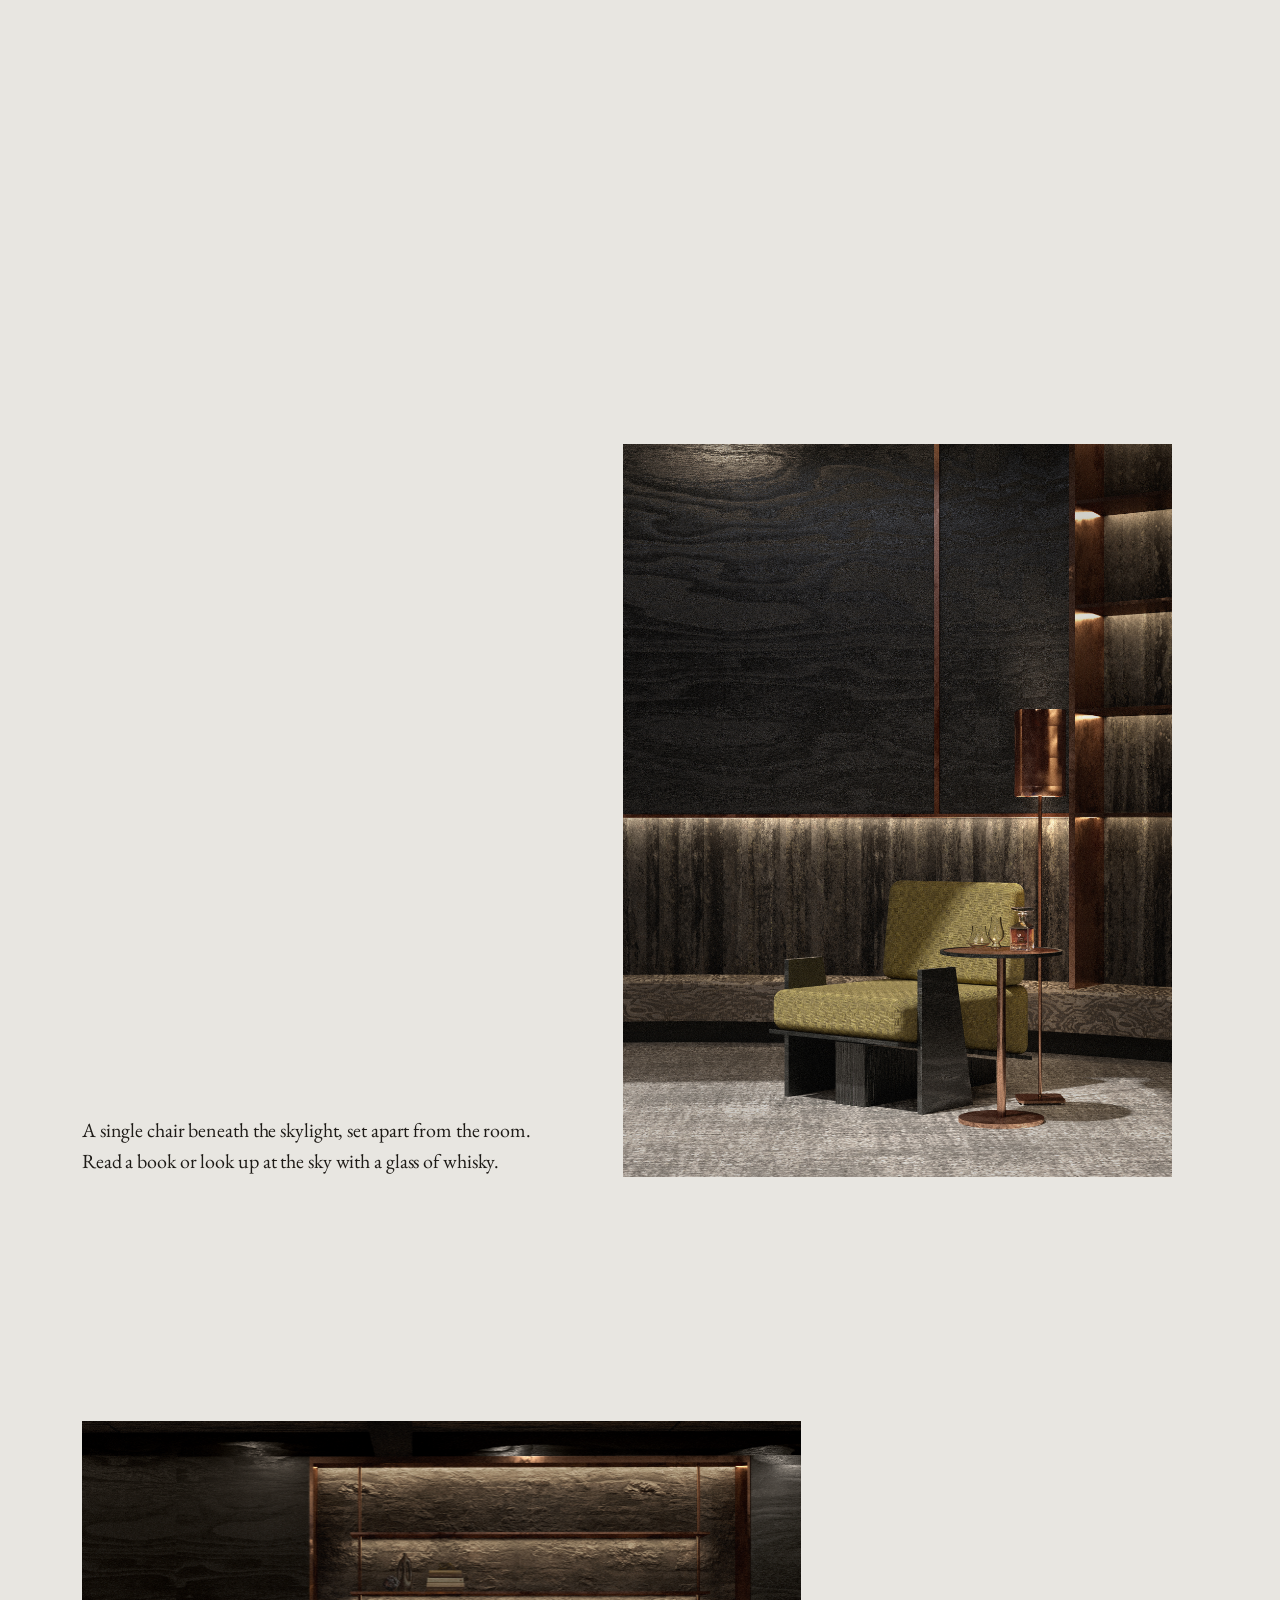
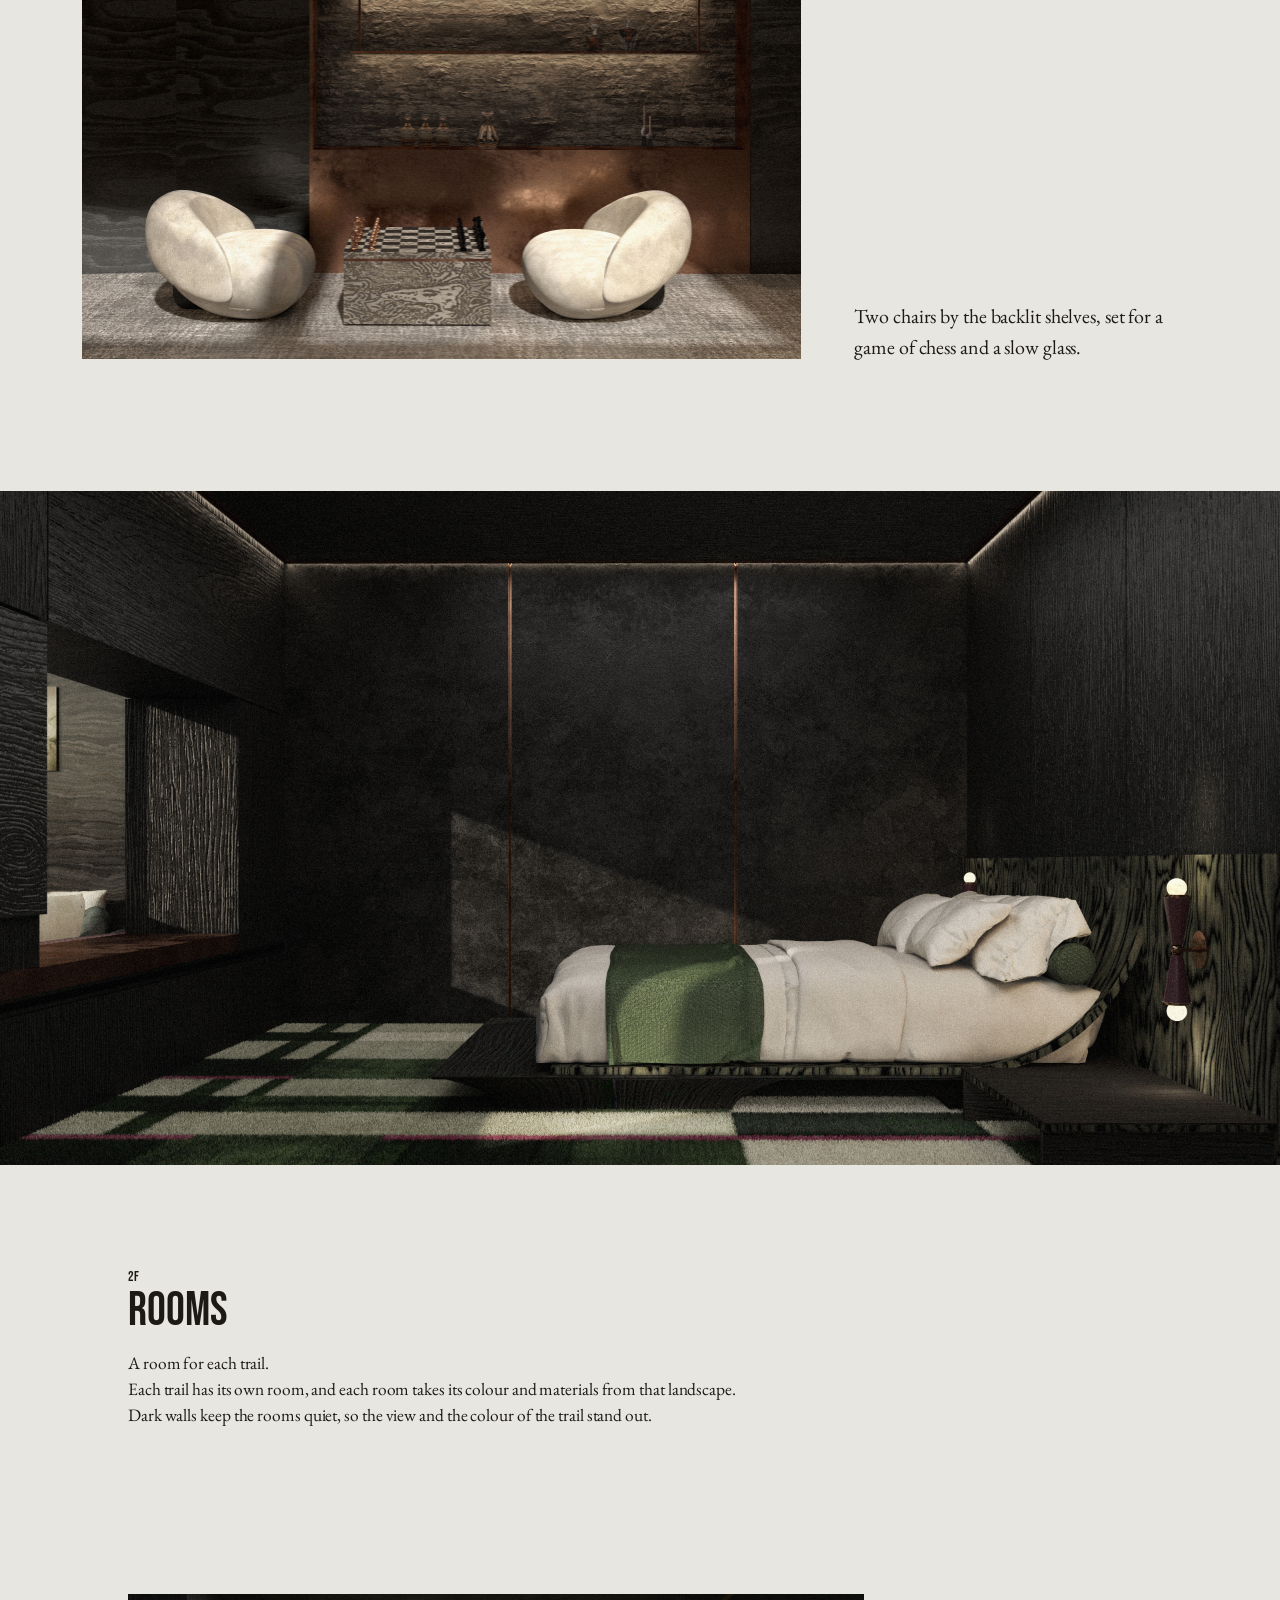
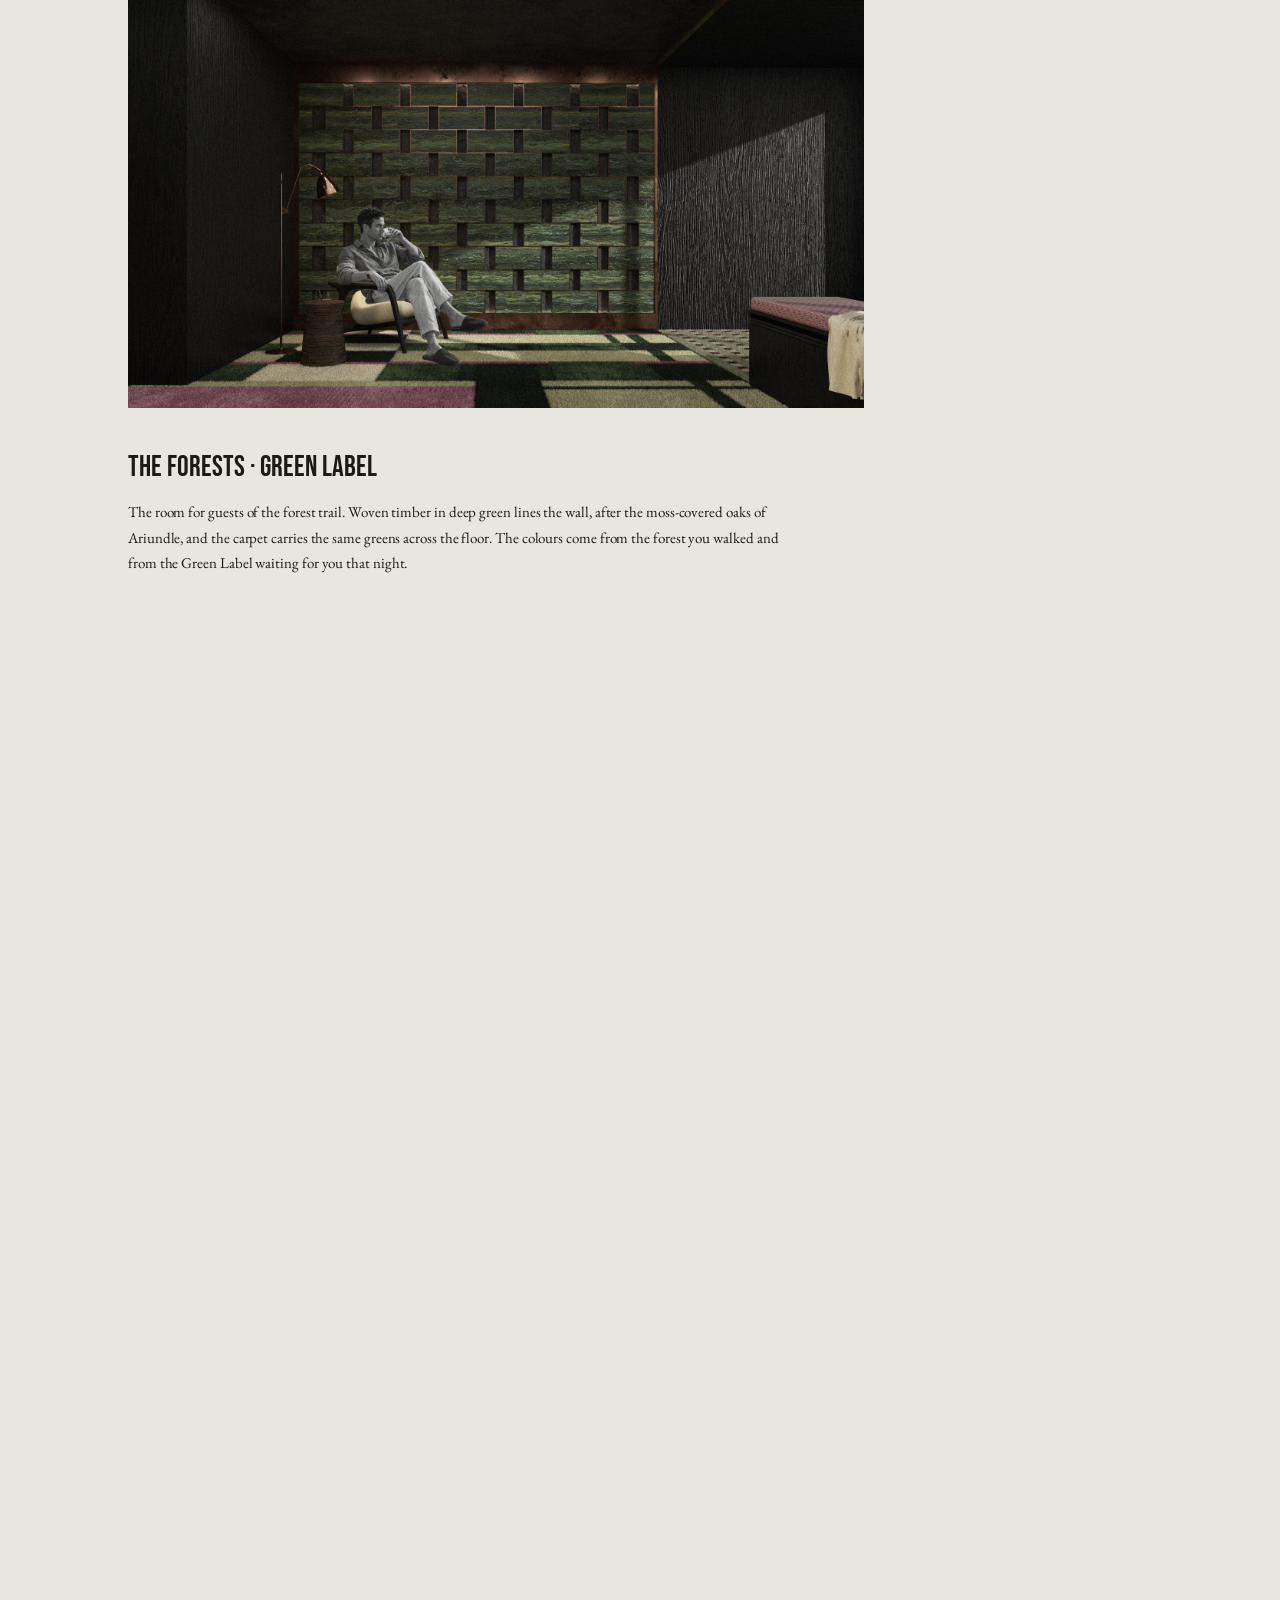
<file: lodge.html>
<!doctype html>
<html lang="en">

<head>
    <meta charset="utf-8">
    <meta name="viewport" content="width=device-width, initial-scale=1">
    <title>The Lodge — The Walker's</title>
    <meta name="description"
        content="The spaces of The Walker's: lobby, dining, blending room, hiking room, wellness, lounge and rooms.">

    <link rel="preconnect" href="https://fonts.googleapis.com">
    <link rel="preconnect" href="https://fonts.gstatic.com" crossorigin>
    <link
        href="https://fonts.googleapis.com/css2?family=Bebas+Neue&family=Cormorant+SC:wght@500&family=EB+Garamond:ital,wght@0,400;0,500;1,400&family=Instrument+Serif&family=Inter:wght@300&family=Libre+Caslon+Display&display=swap"
        rel="stylesheet">
    <link rel="stylesheet" href="index.css">
    <link rel="stylesheet" href="journeys.css">
    <link rel="stylesheet" href="lodge.css">
</head>


<body data-page="lodge">

    <!-- 헤더 -->
    <header class="site-header">
        <a class="brand" href="index.html" aria-label="Johnnie Walker">
            <span class="brand-name">Johnnie Walker.</span>
            <img class="brand-mark" src="./sources/logo.png" alt="" aria-hidden="true">
        </a>

        <a class="logo" href="index.html" aria-label="The Walker's">THE WALKERS</a>

        <a class="book" href="#">Book Now</a>

        <!-- 메뉴바 -->
        <nav class="menu" aria-label="Main">
            <a href="index.html#intro">OVERVIEW</a>
            <a href="journeys.html">THE JOURNEYS</a>
            <a href="lodge.html" aria-current="page">THE LODGE</a>
        </nav>
        <!-- 소제목 -->
        <nav class="subnav" aria-label="Spaces">
            <a href="#lobby">LOBBY</a>
            <a href="#dining">DINING</a>
            <a href="#hiking-room">HIKING ROOM</a>
            <a href="#lounge">LOUNGE</a>
            <a href="#rooms">ROOMS</a>
        </nav>
    </header>

    <main class="lodge">
        <section id="lobby" class="space lobby" data-space="lobby">
            <figure class="media programme-cover reveal-media" style="margin:0">
                <img src="./sources/theLodge/lobby/01_lobby.jpg"
                    alt="The lobby at The Walker's, with a sunken lounge and a view of the loch">
            </figure>

            <div class="lobby-intro">
                <figure class="media lobby-intro-media reveal-media" aria-label="Photo coming soon">
                    <img src="./sources/theLodge/lobby/lobby-mini.jpg" alt="lobby" loading="lazy">
                </figure>
                <div class="programme-intro lobby-intro-text">
                    <div>
                        <span class="floor reveal">1F</span>
                        <h2 class="reveal">Lobby</h2>
                    </div>
                    <p class="reveal" style="--d:.15s">Three trails, one for each landscape.<br>
                        Each stay begins with a trail.<br>
                        Choose the coast, the forest or the glen, and the room, the label and the day are set around it.
                    </p>
                </div>
            </div>
            <div class="lobby-pair">
                <figure class="lobby-pair-main">
                    <div class="media reveal-media">
                        <img src="./sources/theLodge/lobby/03_lobby window.jpg"
                            alt="A red armchair by the lobby window facing the loch" loading="lazy">
                    </div>
                </figure>
                <figure class="lobby-pair-side">
                    <div class="media reveal-media" style="--d:.15s">
                        <img src="./sources/theLodge/lobby/티저편집저녁 1.png" alt="evening lobby" loading="lazy">
                    </div>
                </figure>
            </div>

            <figure class="lobby-wide">
                <div class="media reveal-media">
                    <img src="./sources/theLodge/lobby/04_lobby evening 2_보정2 1.png" alt="evening lobby" loading="lazy">
                </div>
            </figure>
        </section>

        <!-- 2. Dining · Blending Room -->
        <section id="dining" class="space" data-space="dining">
            <figure class="media programme-cover reveal-media" style="margin:0">
                <img src="./sources/theLodge/dining/07_kitchen 2.jpg" alt="Dining at The Walker's" loading="lazy">
            </figure>
            <div class="programme-intro">
                <span class="floor reveal">1F</span>
                <h2 class="reveal">Dining</h2>
                <p class="reveal" style="--d:.15s">A single long timber table runs the length of the room, ending on a
                    raw Highland boulder.<br>
                    Floor-to-ceiling glass opens the room to the loch and the mountains, and a skylight brings in the
                    morning light.<br>
                    Guests eat here together at breakfast and dinner, as travellers once did at an inn.</p>
            </div>
            <figure class="dining-wide">
                <div class="media reveal-media" style="margin:0">
                    <img src="./sources/theLodge/dining/06_kitchen 1.jpg" alt="evening lobby" loading="lazy">
                </div>
            </figure>

            <!-- 2-1. Blending Room: 넓은 사진 → 층·이름·설명 → 세로 사진 2장 -->
            <div class="blending" id="blending-room">
                <figure class="blending-main">
                    <div class="media reveal-media">
                        <img src="./sources/theLodge/dining/09_blending room-main.jpg"
                            alt="The blending room, with backlit shelves of malts and a counter of dark timber and stone"
                            loading="lazy">
                    </div>
                </figure>
                <div class="blending-text">
                    <span class="floor reveal">1F</span>
                    <h3 class="reveal">Blending Room</h3>
                    <p class="reveal" style="--d:.15s">A private room for blending your own whisky with our blender.
                        Backlit shelves of malts face a single counter of dark timber and stone, set for one guest at a
                        time.<br>
                        The room is kept dim and quiet so the focus stays on taste, and your finished bottle is sent to
                        your home after your stay.</p>
                </div>
                <div class="blending-pair">
                    <figure>
                        <div class="media reveal-media">
                            <img src="./sources/theLodge/dining/08_blending room detail1.jpg"
                                alt="A chair at the blending counter beneath backlit shelves" loading="lazy">
                        </div>
                    </figure>
                    <figure>
                        <div class="media reveal-media" style="--d:.15s">
                            <img src="./sources/theLodge/dining/10_bledning room detail2.jpg"
                                alt="A tasting tray of three whiskies on the timber counter" loading="lazy">
                        </div>
                    </figure>
                </div>
            </div>
        </section>

        <!-- 3. Hiking Room -->
        <section id="hiking-room" class="space" data-space="hiking-room">
            <figure class="media programme-cover reveal-media" style="margin:0">
                <img src="./sources/theLodge/hikingRoom/13_hiking room.jpg" alt="Hiking Room at The Walker's"
                    loading="lazy">
            </figure>
            <div class="programme-intro">
                <span class="floor reveal">1F</span>
                <h2 class="reveal">Hiking Room</h2>
                <p class="reveal" style="--d:.15s">Where the trail ends.<br>
                    The first room you enter on your return. Take off your boots, hang your jacket and leave your pack
                    in a locker marked <br> with your room. Overnight, everything is dried, cleaned and made ready for
                    the next morning’s trail.</p>
            </div>

            <!-- THE PAUSE -->
            <div class="l-feature l-feature--wide" style="--mt:26vw">
                <div class="l-feature-text">
                    <span class="floor reveal">1F</span>
                    <h3 class="reveal">The Pause</h3>
                    <p class="reveal" style="--d:.15s">Between the Hiking Room and the wellness area, a quiet lounge to
                        sit down and wait for your treatment. Warm walls and soft seating mark the change from the cold
                        of the trail to the calm of the inn.</p>
                </div>
                <figure class="media reveal-media" style="margin:0">
                    <img src="./sources/theLodge/hikingRoom/11_waiting area.jpg"
                        alt="The Pause, a waiting lounge with red walls and a sofa" loading="lazy">
                </figure>
            </div>
        </section>

        <!-- 3-1. Wellness (소제목 없음: Hiking Room에 포함) -->
        <section id="wellness" class="space" data-space="wellness">
            <figure class="media programme-cover reveal-media" style="margin:0">
                <img src="./sources/theLodge/hikingRoom/wellness.jpg" alt="Wellness at The Walker's" loading="lazy">
            </figure>
            <div class="programme-intro">
                <span class="floor reveal">1F</span>
                <h2 class="reveal">Wellness</h2>
                <p class="reveal" style="--d:.15s">Layered stone walls, lit from below, recall the strata of the
                    Highland ground outside.<br>
                    Two reclining loungers follow the shape of the body, so tired legs are raised and the back can
                    rest.<br>
                    Here guests receive the foot massage and whisky aroma therapy before dinner.</p>
            </div>
            <div class="l-stagger" style="--mt:13.9vw">
                <figure class="l-stagger-high">
                    <div class="media reveal-media">
                        <img src="./sources/theLodge/hikingRoom/수정/웰니스2.jpg" alt="whiskey-aroma" loading="lazy">
                    </div>
                    <figcaption class="l-caption reveal" style="--d:.15s">
                        <strong>Whisky Aroma Therapy</strong>
                        The scent of peat, oak and heather, breathed in slowly to relax the body before the
                        evening’s
                        tasting.
                    </figcaption>
                </figure>
                <figure class="l-stagger-low">
                    <div class="media reveal-media">
                        <img src="./sources/theLodge/hikingRoom/수정/웰니스.jpg" alt="foot-massage" loading="lazy">
                    </div>
                    <figcaption class="l-caption reveal" style="--d:.15s">
                        <strong>Foot Massage</strong>
                        A treatment for feet and calves after a day on rough ground.<br>
                        Warm stones and oil ease tired muscles,<br>
                        so you walk into dinner lighter than you walked off the trail
                    </figcaption>
                </figure>
            </div>
        </section>

        <!-- 5. Lounge: 대표 사진 → 소개 → (글 + 세로 사진) → (사진 + 작은 사진·설명) -->
        <section id="lounge" class="space" data-space="lounge">
            <figure class="media programme-cover reveal-media" style="margin:0">
                <img src="./sources/theLodge/lounge/16_2f lobby.jpg"
                    alt="The 2F lounge with blue sofas under a skylight" loading="lazy">
            </figure>
            <div class="programme-intro">
                <span class="floor reveal">2F</span>
                <h2 class="reveal">Lounge</h2>
                <p class="reveal" style="--d:.15s">A low, dark room under a skylight, where guests gather after
                    dinner.<br>
                    Deep blue sofas sit around the centre, and backlit shelves of whisky line the walls.<br>
                    It is the place for a last glass, a quiet conversation or a game, before the day ends.</p>
            </div>
            <div class="l-feature l-feature--portrait" style="--mt:20vw">
                <div class="l-feature-text">
                    <p class="reveal">A single chair beneath the skylight, set apart from the room.<br>
                        Read a book or look up at the sky with a glass of whisky.</p>
                </div>
                <figure class="media reveal-media" style="margin:0">
                    <img src="./sources/theLodge/lounge/로비디테일13.4.jpg"
                        alt="A single green armchair beside backlit shelves" loading="lazy">
                </figure>
            </div>

            <div class="l-pair-side" style="--mt:19vw">
                <figure class="media reveal-media" style="margin:0">
                    <img src="./sources/theLodge/lounge/로비장면6.jpg"
                        alt="Two white chairs and a chess table by the backlit shelves" loading="lazy">
                </figure>
                <div class="l-feature-text" style="margin-top: 37.5vw;">
                    <p class="reveal">Two chairs by the backlit shelves, set for a
                        game of chess and a slow glass.</p>
                </div>
            </div>
        </section>

        <!-- 6. Rooms -->
        <section id="rooms" class="space rooms" data-space="rooms">
            <figure class="media programme-cover reveal-media" style="margin:0">
                <img src="./sources/theLodge/rooms/초록침대.jpg" alt="The forest room, with a green throw on the bed"
                    loading="lazy">
            </figure>
            <div class="programme-intro">
                <span class="floor reveal">2F</span>
                <h2 class="reveal">Rooms</h2>
                <p class="reveal" style="--d:.15s">A room for each trail.<br>
                    Each trail has its own room, and each room takes its colour and materials from that landscape.<br>
                    Dark walls keep the rooms quiet, so the view and the colour of the trail stand out.</p>
            </div>

            <!-- 6-1. 초록방 -->
            <div class="room-detail">
                <figure class="room-detail-main">
                    <div class="media reveal-media">
                        <img src="./sources/theLodge/rooms/초록방1포토.jpg"
                            alt="A guest reading in a chair before a wall of woven green timber" loading="lazy">
                    </div>
                </figure>
            </div>
            <div class="room-head-text">
                <h3 class="reveal">The Forests · Green Label</h3>
                <p class="reveal" style="--d:.15s">The room for guests of the forest trail. Woven timber in deep
                    green lines the wall, after the moss-covered oaks of Ariundle, and the carpet carries the
                    same
                    greens across the floor. The colours come from the forest you walked and from the Green
                    Label
                    waiting for you that night.</p>
            </div>
            <figure class="room-window">
                <div class="media reveal-media">
                    <img src="./sources/theLodge/rooms/초록방바.1shdkwm.jpg"
                        alt="A window seat with a pink sofa facing the sea cliffs" loading="lazy">
                </div>
            </figure>
            <!--
            <figure class="room-pano">
                <div class="media reveal-media">
                    <img src="./sources/theLodge/rooms/green-detail.png" alt="green-detail" loading="lazy">
                </div>
            </figure>
            -->

            <!-- 6-2. 노랑방 -->
            <figure class="media programme-cover room-cover reveal-media">
                <img src="./sources/theLodge/rooms/노랑침대.jpg" alt="The glen room, with a gold throw on the bed"
                    loading="lazy">
            </figure>



            <div class="room-detail">
                <figure class="room-detail-main">
                    <div class="media reveal-media">
                        <img src="./sources/theLodge/rooms/노랑바.jpg"
                            alt="A guest reading in a chair before a wall of woven gold timber" loading="lazy">
                    </div>
                </figure>
            </div>
            <div class="room-head-text">
                <h3 class="reveal">The Glens · Yellow Label</h3>
                <p class="reveal" style="--d:.15s">The room for guests of the glen trail. Stone and warm gold
                    tones
                    fill the room, after the rock walls and grassland of Glen Coe’s hidden valley. The colours
                    come
                    from the valley you climbed into and from the Gold Label waiting for you that night.</p>
            </div>





            <figure class="room-window">
                <div class="media reveal-media">
                    <img src="./sources/theLodge/rooms/노랑바노이즈.jpg"
                        alt="A window seat with a blue sofa facing the sea cliffs" loading="lazy">
                </div>
            </figure>
            <!--
            <figure class="room-pano">
                <div class="media reveal-media"><img src="./sources/theLodge/rooms/yellow-detail.png"
                        alt="yellow-detail" loading="lazy">
                </div>
            </figure>
            -->

            <!-- 6-3. 빨간방 -->
            <figure class="media programme-cover room-cover reveal-media">
                <img src="./sources/theLodge/rooms/빨간방 침대.jpg"
                    alt="The cliff room, with twin beds and a red-lined carpet" loading="lazy">
            </figure>
            <div class="room-head" id="room-cliffs">
                <div class="room-head-text">
                    <h3 class="reveal">The Cliffs · Red Label</h3>
                    <p class="reveal" style="--d:.15s">The room for guests of the cliff trail. Lines of deep red run
                        across the floor, and a screen of red-veined stone stands by the desk, after the cliffs of
                        Ardnamurchan at the end of the day. Dark timber keeps the room quiet, so the window and the red
                        of the Red Label stand out.</p>
                </div>
            </div>
            <div class="l-feature l-feature--wide room-desk">
                <figure class="media reveal-media" style="margin:0">
                    <img src="./sources/theLodge/rooms/빨강바.jpg"
                        alt="A desk and chairs beside a screen of red-veined stone" loading="lazy">
                </figure>
            </div>
        </section>
    </main>

    <!-- 공통 footer (기능 없이 보이기만 하는 링크) -->
    <footer class="site-footer">
        <div class="footer-top">
            <div class="footer-col">
                <p class="footer-heading">The Walker’s</p>
                <ul>
                    <li><a href="index.html">Overview</a></li>
                    <li><a href="journeys.html">The Journeys</a></li>
                    <li><a href="lodge.html">The Lodge</a></li>
                    <li><a href="#">FAQs</a></li>
                    <li><a href="#">Sustainability</a></li>
                </ul>
            </div>
            <div class="footer-col">
                <p class="footer-heading">Contact us</p>
                <ul>
                    <li><a href="#">Get our brochure</a></li>
                    <li><a href="#">Contact us</a></li>
                    <li><a href="#">Enquire</a></li>
                </ul>
            </div>
            <div class="footer-news">
                <p class="footer-heading">Be the first to know about The Walker’s</p>
                <a class="footer-btn" href="#">Subscribe</a>
            </div>
            <ul class="footer-social">
                <li><a href="#" aria-label="Instagram"><svg viewBox="0 0 24 24" aria-hidden="true">
                            <rect x="3" y="3" width="18" height="18" rx="5" />
                            <circle cx="12" cy="12" r="4.2" />
                            <circle cx="17.4" cy="6.6" r=".9" class="fill" />
                        </svg></a></li>
                <li><a href="#" aria-label="X"><svg viewBox="0 0 24 24" aria-hidden="true">
                            <path d="M4 4l16 16M20 4L4 20" />
                        </svg></a></li>
                <li><a href="#" aria-label="YouTube"><svg viewBox="0 0 24 24" aria-hidden="true">
                            <rect x="2.5" y="5.5" width="19" height="13" rx="4" />
                            <path d="M10 9.2v5.6l4.8-2.8z" class="fill" />
                        </svg></a></li>
            </ul>
        </div>
        <div class="footer-bottom">
            <a class="footer-logo" href="index.html">THE WALKERS</a>
            <p>© 2026 The Walker’s · A Johnnie Walker hotel in the Scottish Highlands</p>
            <p>Please enjoy responsibly.</p>
        </div>
    </footer>

    <script>
        // 이미지 로드 실패 시 깨진 아이콘 대신 회색 박스만 보이게
        document.querySelectorAll('.media img').forEach((img) => {
            const markBroken = () => img.classList.add('is-broken');
            if (img.complete && img.naturalWidth === 0) markBroken();
            else img.addEventListener('error', markBroken);
        });

        // 자연스러운 스크롤: 요소가 화면에 들어오면 나타나게 (한 번만)
        const io = new IntersectionObserver((entries) => {
            entries.forEach((entry) => {
                if (entry.isIntersecting) {
                    entry.target.classList.add('is-visible');
                    io.unobserve(entry.target);
                }
            });
        }, { threshold: 0.15, rootMargin: '0px 0px -8% 0px' });
        document.querySelectorAll('.reveal, .reveal-media').forEach((el) => io.observe(el));

        // 헤더 소제목: 화면 위쪽 40% 지점을 지난 마지막 공간을 현재 공간으로 표시
        (() => {
            const links = new Map([...document.querySelectorAll('.subnav a')].map((a) => [a.getAttribute('href').slice(1), a]));
            // 소제목이 없는 공간(Wellness)은 건너뛰어 앞 공간(Hiking Room)이 계속 표시되게
            const spaces = [...document.querySelectorAll('.space')].filter((s) => links.has(s.id));
            let ticking = false;
            function update() {
                const line = window.innerHeight * 0.4;
                let current = spaces[0];
                spaces.forEach((s) => { if (s.getBoundingClientRect().top <= line) current = s; });
                links.forEach((a, id) => {
                    const on = id === current.id;
                    a.classList.toggle('is-active', on);
                    if (on) a.setAttribute('aria-current', 'location');
                    else a.removeAttribute('aria-current');
                });
                ticking = false;
            }
            window.addEventListener('scroll', () => {
                if (!ticking) { requestAnimationFrame(update); ticking = true; }
            }, { passive: true });
            window.addEventListener('resize', update);
            update();
        })();
    </script>
    <script src="header.js"></script>
</body>

</html>
</file>
<file: index.css>
:root {
    --ink: #1D1A16;
    /* 메뉴·소제목의 비활성(회색) 글자색 */
    --nav-idle: #a3a19b;
    --paper: #E8E6E1;
    --placeholder: #d9d9d9;

    --f-display: 'Bebas Neue', 'Oswald', Impact, sans-serif;
    /* 섹션 제목 */
    --f-serif: 'EB Garamond', 'Times New Roman', serif;
    /* 본문 */
    --f-logo: 'Instrument Serif', 'Times New Roman', serif;
    /* THE WALKERS 로고 */


    /*--f-hero: 'Libre Caslon Display', 'Times New Roman', serif;*/
    /* A SIP OF THE LANDSCAPE */

    --f-sans: 'Inter', system-ui, sans-serif;
    /* 히어로 서브카피 */
    --f-brand: 'Cormorant SC', 'Times New Roman', serif;
    /* Johnnie Walker 워드마크 */

    /* 1920px 시안 기준 수치를 vw로 환산 */
    --header-h: clamp(88px, 8.4vw, 140px);
    /* 섹션 여백 계산용 --header-h와 별개로, 헤더 바 자체의 높이.
       타이틀 위아래 공백을 각각 20% 줄인 값 = 기존 높이×0.8 + 타이틀 크기×0.2 */
    --logo-size: clamp(30px, 2.75vw, 43px);
    --header-bar-h: calc(var(--header-h) * .8 + var(--logo-size) * .2);
    /* 호버 메뉴 바 위치·높이 (The Lodge의 소제목 바도 이 값을 기준으로 배치) */
    --menu-top: calc(clamp(68px, 6.145vw, 118px) - (var(--header-h) - var(--logo-size)) * .1);
    --menu-h: clamp(40px, 2.85vw, 54px);
    --gutter: clamp(20px, 2.35vw, 45px);
    --fs-h2: clamp(34px, 3.65vw, 57px);
    --fs-h3: clamp(15px, 2.1vw, 27px);
    --fs-body: clamp(17px, 1.36vw, 22px);
    --ease: cubic-bezier(.22, .61, .36, 1);
}

*,
*::before,
*::after {
    box-sizing: border-box;
}

html {
    scroll-behavior: smooth;
}

body {
    margin: 0;
    background: var(--paper);
    color: var(--ink);
    font-family: var(--f-serif);
    -webkit-font-smoothing: antialiased;
}

img {
    display: block;
    width: 100%;
    height: 100%;
    object-fit: cover;
}

a {
    color: inherit;
    text-decoration: none;
}

h1,
h2,
h3,
p {
    margin: 0;
}

/* 이미지가 없거나 로드 실패 시 시안의 회색 박스가 보이도록 */
.media {
    position: relative;
    overflow: hidden;
    background: var(--placeholder);
}

.media img.is-broken {
    visibility: hidden;
}

/* ---------- Header ---------- */
.site-header {
    position: fixed;
    inset: 0 0 auto 0;
    z-index: 10;
    height: var(--header-bar-h);
    padding: 0 var(--gutter);
    display: grid;
    grid-template-columns: 1fr auto 1fr;
    align-items: center;
    background: var(--paper);
    transition: background-color .4s var(--ease), height .45s var(--ease);
}

body[data-section="hero"] .site-header,
body[data-section="closing"] .site-header {
    background: transparent;
}

.brand {
    justify-self: start;
    display: inline-flex;
    align-items: flex-end;
    gap: -1.5em;
    font-family: var(--f-brand);
    font-size: clamp(13px, .95vw, 18px);
    letter-spacing: .02em;
    padding-top: .6em;
}

/* Striding Man 로고: 예전 아이콘과 같은 높이, 가로는 이미지 비율대로 */
.brand-mark {
    width: auto;
    height: 1.25em;
}

.logo {
    justify-self: center;
    font-family: var(--f-logo);
    font-size: var(--logo-size);
    line-height: 1;
    white-space: nowrap;
    transition: transform .45s var(--ease);
}

.brand,
.book {
    transition: opacity .3s var(--ease), visibility 0s;
}

/* 스크롤을 내리면 사진이 잘 보이도록 헤더를 절반 높이로 줄이고,
   타이틀도 비율에 맞게 줄이고, 좌우 로고와 Book Now는 숨김.
   헤더에 마우스를 올리거나(키보드 포커스) 스크롤을 올리면(is-revealed) 원래 상태로 돌아옴 */
body.is-scrolled:not(.is-revealed) .site-header:not(:hover):not(:has(:focus-visible)) {
    height: calc(var(--header-bar-h) / 2);
}

body.is-scrolled:not(.is-revealed) .site-header:not(:hover):not(:has(:focus-visible)) .logo {
    transform: scale(.6);
}

body.is-scrolled:not(.is-revealed) .site-header:not(:hover):not(:has(:focus-visible)) :is(.brand, .book) {
    opacity: 0;
    visibility: hidden;
    transition: opacity .3s var(--ease), visibility 0s linear .3s;
}

/* 헤더 호버 시(또는 스크롤을 올릴 때) 내려오는 메뉴 바 */
body .site-header:hover,
body .site-header:has(:focus-visible),
body.is-revealed .site-header {
    background: var(--paper);
}

/* 히어로의 투명 헤더보다 우선 */
.menu {
    position: absolute;
    /* 타이틀과 메뉴 간격: 기존(6.875vw) 대비 40% 좁힘.
       헤더 위쪽 공백이 줄어든 만큼(공백의 20%) 함께 위로 (--menu-top) */
    top: var(--menu-top);
    left: 0;
    right: 0;
    height: var(--menu-h);
    display: flex;
    justify-content: center;
    align-items: center;
    background: var(--paper);
    opacity: 0;
    visibility: hidden;
    transform: translateY(-8px);
    transition: opacity .35s var(--ease), transform .35s var(--ease), visibility 0s linear .35s;
}

.site-header:hover .menu,
.site-header:has(:focus-visible) .menu,
body.is-revealed .site-header .menu {
    opacity: 1;
    visibility: visible;
    transform: none;
    transition-delay: 0s;
}

.menu a {
    width: 17.9vw;
    text-align: center;
    font-family: var(--f-serif);
    font-size: clamp(15px, 1.9vw, 18px);
    line-height: 1;
    padding-top: .1em;
    color: var(--nav-idle);
    transition: color .25s;
}

/* 메뉴를 열면 현재 페이지 메뉴만 검정, 다른 메뉴에 마우스를 올리면 그 메뉴로 강조 전환 */
.menu a[aria-current="page"],
.menu a:hover,
.menu a:focus-visible {
    color: var(--ink);
}

.menu:has(a:hover, a:focus-visible) a[aria-current="page"]:not(:hover, :focus-visible) {
    color: var(--nav-idle);
}

.book {
    justify-self: end;
    font-family: var(--f-serif);
    font-size: clamp(13px, .95vw, 18px);
    letter-spacing: .05em;
    text-transform: uppercase;
    padding-top: .6em;
    border-bottom: 1px solid transparent;
    transition: border-color .3s;
}

.book:hover {
    border-color: currentColor;
}

/* ---------- Sections ---------- */
.section {
    position: relative;
    min-height: 100vh;
    min-height: 100svh;
}

/* 1. Intro */
.intro {
    display: grid;
    place-items: center;
    padding: var(--header-h) var(--gutter) calc(var(--header-h) * .6);
}

.intro .media {
    width: min(29.4vw, 564px);
    aspect-ratio: 564 / 750;
}

/* 2. Hero */
.hero {
    height: 100vh;
    height: 100svh;
    color: var(--placeholder);
    display: flex;
    flex-direction: column;
    justify-content: flex-end;
    padding: 0 3.9vw 6.6vw;
    overflow: hidden;
}

.hero .media {
    position: absolute;
    inset: 0;
    z-index: -1;
}

.hero .media img {
    filter: saturate(.55) brightness(.85);
}

.hero .media::after {
    content: "";
    position: absolute;
    inset: 0;
    background: linear-gradient(to top, rgba(0, 0, 0, .45) 0%, rgba(0, 0, 0, 0) 55%);
}

.hero h1 {
    font-family: var(--f-serif);
    font-weight: 402;
    letter-spacing: 0.1em;
}

.hero h1 .l1 {
    display: block;
    font-size: clamp(48px, 6.3vw, 95px);
    line-height: 1.3;
}

.hero h1 .l2 {
    display: block;
    font-size: clamp(60px, 8.1vw, 105px);
    margin-bottom: 0;
}

.hero p {
    margin-top: 0.05vw;
    font-family: var(--f-sans);
    font-weight: 300;
    font-size: clamp(15px, 1.36vw, 26px);
}

/* 3. Philosophy */
.philosophy {
    display: flex;
    flex-direction: column;
    justify-content: center;
    padding-top: 19vw;
    padding-left: 5.6vw;
}

.philosophy h2 {
    font-family: var(--f-display);
    font-weight: 400;
    font-size: var(--fs-h2);
    line-height: 1.21;
}

.philosophy .copy {
    margin-top: 2.5vw;
}

.philosophy p {
    font-size: var(--fs-body);
    line-height: 1.7;
    letter-spacing: .015em;
}

.philosophy p+p {
    margin-top: 1.1em;
}

/* 3.5 keepwalking*/
.keepwalking {
    display: flex;
    flex-direction: column;
    justify-content: center;
    padding-top: 20vw;
    padding-left: 5.6vw;
}

.keepwalking h2 {
    font-family: var(--f-display);
    font-weight: 400;
    font-size: var(--fs-h2);
    line-height: 1.21;
}

.keepwalking .copy {
    margin-top: 2.5vw;
}

.keepwalking p {
    font-size: var(--fs-body);
    line-height: 1.7;
    letter-spacing: .015em;
}

/* 4. Scottish Highlands */
.highlands {
    display: grid;
    grid-template-columns: 25fr 16.8fr 50fr;
    grid-template-rows: 1fr auto;
    column-gap: 1.15vw;
    padding: calc(var(--header-h) + 2.2vw) 3vw 4.1vw;
}

.highlands .site {
    grid-column: 1;
    grid-row: 1 / 3;
    min-height: 360px;
}

.highlands .landscape {
    grid-column: 3;
    grid-row: 1;
    justify-self: end;
    align-self: start;
    width: 17.3vw;
    aspect-ratio: 332 / 207;
    margin-top: -.5vw;
}

.highlands .photo {
    grid-column: 2;
    grid-row: 2;
    aspect-ratio: 323 / 484;
    margin-top: 6vw;
}

.highlands .text {
    grid-column: 3;
    grid-row: 2;
    align-self: end;
    padding-left: 1.4vw;
}

.highlands h2,
.inn h2 {
    font-family: var(--f-display);
    font-weight: 400;
    font-size: var(--fs-h2);
    line-height: 1;
}

.highlands .text p,
.inn p {
    font-size: var(--fs-body);
    line-height: 1.38;
    letter-spacing: -.012em;
}

.highlands h2 {
    margin-bottom: 1.9vw;
}

.highlands .text p+p {
    margin-top: 1.38em;
}

.caption {
    position: absolute;
    left: 1.2em;
    bottom: 1em;
    font-family: var(--f-sans);
    font-size: 12px;
    letter-spacing: .08em;
    text-transform: uppercase;
    color: #fff;
    text-shadow: 0 1px 6px rgba(0, 0, 0, .5);
}

/* 5. Inn */
.inn {
    display: grid;
    grid-template-columns: 1fr 21.7vw;
    column-gap: 4vw;
    padding: var(--header-h) 3.75vw 4.6vw 3.2vw;
}

.inn .text {
    display: flex;
    flex-direction: column;
    justify-content: flex-end;
    max-width: 1000px;
}

.inn h2 {
    margin-bottom: 6.6vw;
}

.inn h3 {
    font-family: var(--f-serif);
    font-weight: 520;
    font-size: var(--fs-h3);
    line-height: 1;
    margin-bottom: 1.5vw;
}

.inn h3 .num {
    margin-right: .35em;
}

.inn .item+.item {
    margin-top: 4.2vw;
}

.inn .images {
    display: flex;
    flex-direction: column;
    gap: 1.45vw;
}

.inn .images .media {
    aspect-ratio: 416 / 305;
}

.inn .engraving img {
    filter: grayscale(1) sepia(.35) contrast(1.05);
}

/* 5.5 STAY*/
.STAY {
    display: flex;
    flex-direction: column;
    justify-content: center;
    padding-top: 25vw;
    padding-left: 5.7vw;
}

.STAY h2 {
    font-family: var(--f-display);
    font-weight: 400;
    font-size: var(--fs-h2);
    line-height: 1.21;
}

.STAY .copy {
    margin-top: 2vw;
}

.STAY p {
    font-size: var(--fs-body);
    line-height: 1.7;
    letter-spacing: .015em;
}

/* 5.6 Walk · Stay · Continue */
.closing {
    display: grid;
    grid-template-columns: repeat(3, 1fr);
    align-items: center;
    padding: 0 5%;
    color: var(--placeholder);
}

.closing .media {
    position: absolute;
    inset: 0;
    z-index: -1;
}

.closing .media img {
    filter: saturate(.55) brightness(.85);
}

.closing .media::after {
    content: "";
    position: absolute;
    inset: 0;
    background: linear-gradient(to top, rgba(0, 0, 0, .45) 0%, rgba(0, 0, 0, 0) 55%);
}

.closing .word {
    text-align: center;
    font-family: var(--f-display);
    font-weight: 400;
    font-size: clamp(24px, 1.75vw, 34px);
    line-height: 1;
    letter-spacing: .01em;
    /* 아래에서 위로 올라오며 페이드인: walk → stay → continue 순서 */
    opacity: 0;
    transform: translateY(48px);
    transition: opacity 1.1s var(--ease), transform 1.1s var(--ease);
}

.closing.is-visible .word {
    opacity: 1;
    transform: none;
}

.closing.is-visible .word:nth-of-type(2) {
    transition-delay: .4s;
}

.closing.is-visible .word:nth-of-type(3) {
    transition-delay: .8s;
}

/* 6. Ground (Built from the ground) */
.ground {
    padding: 16vw 0 2.1vw;
}

.ground-top {
    display: grid;
    grid-template-columns: 1fr 40.6vw;
    column-gap: 5vw;
    align-items: center;
    padding: 0 5.2vw 0 4.6vw;
}

.ground .text {
    max-width: 44vw;
}

.ground-top .media {
    aspect-ratio: 16 / 9;
}

.ground-wide {
    margin: 8vw 0 0;
    aspect-ratio: 3 / 1;
}

.ground h2,
.invitation h2 {
    font-family: var(--f-display);
    font-weight: 400;
    font-size: var(--fs-h2);
    line-height: .97;
}

.ground h2 {
    margin-bottom: 2.4vw;
}

.ground p {
    font-size: var(--fs-body);
    line-height: 1.38;
    letter-spacing: -.012em;
}

/* 7. Invitation (The Walker's) */
.invitation {
    display: grid;
    grid-template-columns: 1fr 30.6vw;
    column-gap: 4vw;
    padding: calc(var(--header-h) + 1vw) 6vw 4.3vw 3.65vw;
}

.invitation .text {
    align-self: end;
    padding-bottom: 3vw;
}

.invitation h2 {
    margin-bottom: 1vw;
}

.invitation p {
    font-style: italic;
    font-size: 26px;
    font-weight: 200;
    line-height: 1.35;
    padding-left: .65vw;
}

.invitation .media {
    aspect-ratio: 588 / 822;
}

/* ---------- Scroll reveal ---------- */
.reveal {
    opacity: 0;
    transform: translateY(36px);
    transition: opacity 1s var(--ease), transform 1s var(--ease);
    transition-delay: var(--d, 0s);
}

.reveal.is-visible {
    opacity: 1;
    transform: none;
}

.hero .media {
    transform: scale(1.08);
    transition: transform 2.4s var(--ease);
}

.hero.is-visible .media {
    transform: scale(1);
}

@media (prefers-reduced-motion: reduce) {
    html {
        scroll-behavior: auto;
    }

    .reveal,
    .closing .word,
    .hero .media {
        opacity: 1;
        transform: none;
        transition: none;
    }
}

/* ---------- Footer (모든 페이지 공통) ----------
   잉크색 배경 + 아이보리 글자, 사이트 폰트(세리프·로고 서체)로 무드 맞춤 */
.site-footer {
    position: relative;
    z-index: 1;
    padding: 3vw 3vw 2.6vw;
    background: var(--ink);
    color: var(--paper);
    font-family: var(--f-serif);
}

.site-footer a {
    color: inherit;
}

.site-footer ul {
    margin: 0;
    padding: 0;
    list-style: none;
}

.footer-top {
    display: grid;
    grid-template-columns: 13.4vw 13.4vw 1fr auto;
    align-items: start;
}

.footer-heading {
    margin-bottom: 1vw;
    font-size: clamp(14px, .95vw, 18px);
    letter-spacing: .02em;
    opacity: .55;
}

.footer-col li+li {
    margin-top: .55em;
}

.footer-col a {
    font-size: clamp(16px, 1.05vw, 20px);
    border-bottom: 1px solid transparent;
    transition: border-color .3s;
}

.footer-col a:hover {
    border-color: currentColor;
}

/* 소식 받기: 아이보리 테두리 버튼, 호버 시 채워짐 */
.footer-btn {
    display: inline-block;
    padding: .7em 1.6em;
    border: 1px solid var(--paper);
    border-radius: 999px;
    font-size: clamp(15px, 1vw, 19px);
    letter-spacing: .02em;
    transition: background-color .3s, color .3s;
}

.site-footer .footer-btn:hover {
    background: var(--paper);
    color: var(--ink);
}

.footer-social {
    display: flex;
    gap: 1.6vw;
}

.footer-social a {
    display: block;
    width: clamp(24px, 1.7vw, 32px);
    opacity: .85;
    transition: opacity .3s;
}

.footer-social a:hover {
    opacity: 1;
}

.footer-social svg {
    display: block;
    width: 100%;
    height: auto;
    fill: none;
    stroke: currentColor;
    stroke-width: 1.5;
    stroke-linecap: round;
}

.footer-social svg .fill {
    fill: currentColor;
    stroke: none;
}

/* 아래 줄: 로고 + 저작권 문구 */
.footer-bottom {
    display: flex;
    flex-wrap: wrap;
    align-items: baseline;
    gap: .6em 2.4vw;
    margin-top: 5vw;
    padding-top: 1.6vw;
    border-top: 1px solid rgba(232, 230, 225, .18);
    font-size: clamp(5px, .8vw, 10px);
    letter-spacing: .02em;
}

.footer-bottom p {
    opacity: .55;
}

.footer-bottom p:last-child {
    margin-left: auto;
}

.footer-logo {
    font-family: var(--f-logo);
    font-size: clamp(28px, 2.4vw, 46px);
    line-height: 1;
    letter-spacing: -.01em;
}

/* ---------- Tablet / Mobile ---------- */
@media (max-width: 900px) {
    :root {
        --header-h: 72px;
        --logo-size: 28px;
        --menu-top: calc(54px - (var(--header-h) - var(--logo-size)) * .1);
        --menu-h: 40px;
        --gutter: 16px;
    }

    .site-header {
        grid-template-columns: auto 1fr auto;
        column-gap: 12px;
    }

    .brand .brand-name {
        display: none;
    }

    .brand-mark {
        height: 22px;
    }

    /* 좁은 화면: 메뉴 위치를 작아진 헤더에 맞추고, 항목 폭을 글자에 맞춰 한 줄에 들어가게 */
    .menu {
        gap: clamp(20px, 6vw, 56px);
    }

    .menu a {
        width: auto;
        font-size: 18px;
    }

    .intro .media {
        width: min(78vw, 420px);
    }

    .hero {
        padding: 0 16px 56px;
    }

    .hero p {
        margin-top: 16px;
    }

    .philosophy {
        padding: calc(var(--header-h) + 40px) 16px 64px;
    }

    .philosophy .copy {
        margin-top: 36px;
    }

    .highlands,
    .inn,
    .invitation {
        display: flex;
        flex-direction: column;
        gap: 20px;
        padding: calc(var(--header-h) + 16px) 16px 64px;
    }

    .highlands .site {
        min-height: 0;
        aspect-ratio: 4 / 3;
        order: 3;
    }

    .highlands .landscape {
        width: 60%;
        margin: 0;
        order: 4;
        align-self: flex-end;
    }

    .highlands .photo {
        margin: 0;
        width: 70%;
        order: 2;
    }

    .highlands .text {
        padding: 0;
        order: 1;
        margin-bottom: 12px;
    }

    .highlands h2 {
        margin-bottom: 20px;
    }

    .inn h2 {
        margin-bottom: 40px;
    }

    .inn h3 {
        margin-bottom: 12px;
    }

    .inn .item+.item {
        margin-top: 36px;
    }

    .inn .images {
        gap: 16px;
        margin-top: 24px;
    }

    .ground h2 {
        margin-bottom: 20px;
    }

    .ground {
        padding: 64px 0 24px;
    }

    .ground-top {
        grid-template-columns: 1fr;
        row-gap: 24px;
        padding: 0 16px;
    }

    .ground .text {
        max-width: none;
    }

    .ground-wide {
        margin-top: 40px;
    }

    .invitation .text {
        padding-bottom: 0;
    }

    .invitation h2 {
        margin-bottom: 16px;
    }

    .invitation p {
        padding-left: 0;
    }

    .invitation .media {
        width: 80%;
        align-self: flex-end;
        margin-top: 24px;
    }

    .closing {
        grid-template-columns: 1fr;
        align-content: center;
        row-gap: 56px;
    }

    /* Footer */
    .site-footer {
        padding: 48px 16px 28px;
    }

    .footer-top {
        grid-template-columns: 1fr 1fr;
        row-gap: 40px;
    }

    .footer-heading {
        margin-bottom: 14px;
    }

    .footer-news {
        grid-column: 1 / -1;
    }

    .footer-social {
        gap: 20px;
    }

    .footer-bottom {
        flex-direction: column;
        margin-top: 48px;
        padding-top: 20px;
    }

    .footer-bottom p:last-child {
        margin-left: 0;
    }
}
</file>
<file: journeys.css>
/* ==========================================================
   The Journeys 페이지 전용 스타일
   (헤더·폰트·색상·.media·.reveal 등 공통 스타일은 index.css)
   1920px 시안 기준 수치를 vw로 환산
   ========================================================== */

.journeys {
    overflow-x: clip;
}

/* ---------- 이미지 등장 효과: 제자리에서 페이드인 ---------- */
.reveal-media {
    opacity: 0;
    transition: opacity 1.4s var(--ease);
    transition-delay: var(--d, 0s);
}

.reveal-media.is-visible {
    opacity: 1;
}

/* ---------- Hero: THE WALKERS EXPERIENCES ---------- */
.j-hero {
    min-height: 100vh;
    min-height: 100svh;
    display: grid;
    place-items: center;
    padding: var(--header-h) var(--gutter) calc(var(--header-h) * .5);
}

.j-hero-frame {
    position: relative;
    width: 83vw;
    height: min(62vh, 46vw);
    min-height: 320px;
}

.j-hero-collage {
    display: grid;
    grid-template-columns: repeat(3, 1fr);
    height: 100%;
}

.j-hero-collage .media {
    height: 100%;
}

/* 텍스트가 잘 보이도록 어둡게 */
.j-hero-frame::after {
    content: "";
    position: absolute;
    inset: 0;
    background: linear-gradient(to top, rgba(0, 0, 0, .55) 0%, rgba(0, 0, 0, .3) 45%, rgba(0, 0, 0, .3) 100%);
    pointer-events: none;
}

.j-hero-text {
    position: absolute;
    left: 3.3%;
    bottom: 5.8%;
    z-index: 1;
    color: var(--placeholder);
}

.j-hero-text p {
    font-family: var(--f-serif);
    font-size: clamp(14px, 1.05vw, 20px);
    margin-bottom: .5em;
}

.j-hero-text h1 {
    font-family: var(--f-display);
    font-weight: 400;
    font-size: clamp(30px, 2.75vw, 53px);
    line-height: 1;
}

/* ---------- 프로그램 공통 ---------- */
.programme {
    padding-bottom: 12vw;
}

/* 1) 큰 대표 사진 */
.programme-cover {
    width: 100%;
    aspect-ratio: 406 / 214;
    max-height: 100vh;
}

/* 2) 간단한 글 설명 */
.programme-intro {
    padding: 7vw 5.7vw 0 15vw;
    max-width: 1100px;
    box-sizing: content-box;
}

.programme-intro h2 {
    font-family: var(--f-display);
    font-weight: 400;
    font-size: var(--fs-h2);
    line-height: 1;
    margin-bottom: 1.2vw;
}

.programme-intro p {
    font-size: var(--fs-body);
    line-height: 1.5;
    letter-spacing: -.005em;
}

/* 3) 사진과 함께 설명 */
.programme-items {
    display: flex;
    flex-direction: column;
    gap: 14vw;
    margin-top: 4vw;
    padding: 0 15vw;
}

.item {
    display: grid;
    grid-template-columns: 34.7vw 1fr;
    column-gap: 2.3vw;
}

.item .media {
    aspect-ratio: 1 / 1;
}

.item .text {
    align-self: end;
    padding-bottom: 3vw;
    max-width: 760px;
}

.item .time {
    display: block;
    font-family: var(--f-serif);
    font-weight: 500;
    font-size: clamp(11px, .75vw, 14px);
    letter-spacing: .08em;
    text-transform: uppercase;
    margin-bottom: 1.1vw;
}

.item h3 {
    font-family: var(--f-display);
    font-weight: 400;
    font-size: clamp(22px, 1.6vw, 30px);
    line-height: 1.05;
    margin-bottom: 1.6vw;
}

.item p {
    font-size: clamp(16px, 1vw, 19px);
    line-height: 1.55;
    letter-spacing: -.005em;
}

/* 추가 이미지 블록 (예: 위스키 패키지) */
.programme-extra {
    display: grid;
    grid-template-columns: repeat(2, 1fr);
    gap: 1.2vw;
    margin: 8vw 7.1vw 0;
}

.programme-extra .media {
    aspect-ratio: 822 / 600;
}

/* ---------- Hiking: 트레일 3개 (지도 | 설명) ----------
   지도는 원본 비율 그대로(잘리지 않게). 시안 기준: 지도 15.3%~46.7%, 설명 48.8%부터 */
.trails {
    display: flex;
    flex-direction: column;
    gap: 22vw;
    margin: 7vw 8% 0 15.3%;
}

.trail {
    display: grid;
    grid-template-columns: 40.9% 1fr;
    column-gap: 2.7%;
    align-items: start;
}

.trail-map {
    margin: 0;
}

.trail-map img {
    height: auto;
    object-fit: initial;
}

.trail-text {
    max-width: 34em;
    padding-top: .3vw;
}

.trail-label {
    font-family: var(--f-serif);
    font-weight: 500;
    font-size: clamp(14px, .9vw, 17px);
}

.trail-text h3 {
    display: flex;
    flex-wrap: wrap;
    align-items: baseline;
    column-gap: 1em;
    margin-top: .35em;
    font-family: var(--f-display);
    font-weight: 400;
    font-size: clamp(26px, 2vw, 38px);
    line-height: 1;
}

.trail-meta {
    font-family: var(--f-serif);
    font-size: clamp(14px, .9vw, 17px);
    letter-spacing: 0;
}

.trail-stop {
    margin-top: 3.2vw;
}

.trail-stop h4 {
    margin: 0;
    font-family: var(--f-serif);
    font-weight: 500;
    font-size: clamp(14px, .9vw, 17px);
}

.trail-stop p {
    margin-top: 1.2vw;
    font-size: clamp(15px, 1vw, 19px);
    line-height: 1.6;
    letter-spacing: -.005em;
}

/* 트레일 팩: 같은 크기 사진 2장(4:3, 잘리지 않음) + 제목·설명 (시안: 좌우 여백 7%) */
.trail-pack {
    margin: 18vw 7% 0;
}

.trail-pack-photos {
    display: grid;
    grid-template-columns: 1fr 1fr;
    column-gap: 1.8%;
}

.trail-pack-photos .media {
    margin: 0;
    aspect-ratio: 4 / 3;
}

.trail-pack-text {
    padding-left: 1.7%;
}

.trail-pack-text h3 {
    margin-top: 2.7vw;
    font-family: var(--f-display);
    font-weight: 400;
    font-size: clamp(26px, 2vw, 38px);
    line-height: 1;
}

.trail-pack-text p {
    margin-top: 1vw;
    font-size: clamp(15px, 1.05vw, 19px);
    line-height: 1.6;
    letter-spacing: -.005em;
}

/* ---------- 좌우 슬라이드 (Morning 조식) ---------- */
.carousel {
    /* 한 화면에 보이는 장수와 장 사이 간격 (스크립트가 --per-view를 읽음) */
    --per-view: 1;
    --gap: 0px;
    position: relative;
    min-width: 0;
}

.carousel-viewport {
    position: relative;
    overflow: hidden;
}

.carousel-track {
    display: flex;
    gap: var(--gap);
    height: 100%;
    margin: 0;
    padding: 0;
    list-style: none;
    transition: transform .7s var(--ease);
}

.carousel-slide {
    flex: 0 0 calc((100% - (var(--per-view) - 1) * var(--gap)) / var(--per-view));
    height: 100%;
}

.carousel-slide>img,
.carousel-slide>.media {
    width: 100%;
    height: 100%;
}

.carousel-arrow {
    position: absolute;
    /* 스크립트가 현재 사진·지도(data-arrow-anchor)의 세로 가운데로 맞춤 */
    top: var(--arrow-top, 50%);
    z-index: 1;
    display: grid;
    place-items: center;
    width: clamp(36px, 2.6vw, 48px);
    aspect-ratio: 1;
    padding: 0;
    border: 0;
    border-radius: 50%;
    /* 평소엔 화살표만, 마우스를 올렸을 때만 동그라미 배경 */
    background: transparent;
    color: var(--ink);
    cursor: pointer;
    transform: translateY(-50%);
    transition: opacity .3s, background-color .3s;
}

.carousel-arrow--prev {
    left: 4%;
}

.carousel-arrow--next {
    right: 4%;
}

.carousel-arrow svg {
    width: 45%;
    height: 45%;
    fill: none;
    stroke: currentColor;
    stroke-width: 1.4;
}

/* 마우스가 있는 기기에서만 (터치 후 동그라미가 남지 않게) */
@media (hover: hover) {
    .carousel-arrow:hover {
        background: rgba(255, 255, 255, .85);
    }
}

/* 화살표를 내용 바깥(좌우 여백)에 두는 슬라이드: 하이킹 트레일, 저녁 코스 */
.carousel--outside .carousel-arrow--prev {
    left: auto;
    right: calc(100% + 1.2vw);
}

.carousel--outside .carousel-arrow--next {
    right: auto;
    left: calc(100% + 1.2vw);
}

.carousel-arrow:disabled {
    opacity: 0;
    pointer-events: none;
}

.carousel-arrow:focus-visible,
.carousel-dot:focus-visible {
    outline: 1px solid var(--ink);
    outline-offset: 3px;
}

/* 아래: 현재 사진 이름 + 인디케이터 */
.carousel-foot {
    display: flex;
    align-items: center;
    justify-content: space-between;
    gap: 1em;
    margin-top: 1.1vw;
}

.carousel-caption {
    display: flex;
    align-items: baseline;
    gap: .8em;
    font-family: var(--f-display);
    font-size: clamp(15px, 1.05vw, 20px);
    letter-spacing: .02em;
}

.carousel-caption .no {
    font-family: var(--f-sans);
    font-weight: 300;
    font-size: .7em;
    letter-spacing: .08em;
    color: var(--nav-idle);
}

.carousel-dots {
    display: flex;
    gap: 6px;
}

.carousel-dot {
    width: 28px;
    height: 14px;
    padding: 0;
    border: 0;
    background: none;
    cursor: pointer;
}

/* 인디케이터: 얇은 선 (현재 사진은 진하고 길게) */
.carousel-dot::before {
    content: "";
    display: block;
    height: 2px;
    background: var(--nav-idle);
    opacity: .6;
    transition: background-color .3s, opacity .3s;
}

.carousel-dot[aria-current="true"]::before {
    background: var(--ink);
    opacity: 1;
}

/* ---------- 저녁 코스 슬라이드: 한 화면 3장, 가운데 정렬 ---------- */
.course-carousel {
    --per-view: 3;
    --gap: 1.9%;
    width: 100%;
    margin: 0 auto;
}

.course-carousel .carousel-track {
    height: auto;
}

.course-carousel .carousel-slide {
    height: auto;
}

.course-carousel .carousel-slide>.course-media {
    height: auto;
    aspect-ratio: 1 / 1;
}

.course h4 {
    margin: 1.3vw 0 0;
    padding-left: .8vw;
    font-family: var(--f-display);
    font-weight: 400;
    font-size: clamp(17px, 1.25vw, 24px);
    letter-spacing: .01em;
}

.course p {
    margin-top: 1vw;
    padding-left: .8vw;
    font-size: clamp(14px, .9vw, 17px);
    line-height: 1.6;
    letter-spacing: -.005em;
}

.course-carousel .carousel-foot {
    justify-content: center;
    margin-top: 2.6vw;
}

/* Evening "Dining Programme" 소제목 */
.programme-items>.subtitle {
    margin-bottom: calc(3.5vw - 15vw);
    margin-top: 10vw;
    font-family: var(--f-display);
    font-weight: 400;
    font-size: clamp(20px, 3.65vw, 45px);
    ;
    line-height: 1;
}

@media (prefers-reduced-motion: reduce) {
    .carousel-track {
        transition: none;
    }

    .reveal-media {
        opacity: 1;
        transition: none;
    }
}

/* ---------- Tablet / Mobile ---------- */
@media (max-width: 900px) {
    .j-hero-frame {
        width: 100%;
        height: 70vh;
    }

    .j-hero-text {
        left: 16px;
        bottom: 20px;
    }

    .programme {
        padding-bottom: 96px;
    }

    .programme-cover {
        aspect-ratio: 4 / 3;
    }

    .programme-intro {
        padding: 32px 16px 0;
    }

    .programme-intro h2 {
        margin-bottom: 14px;
    }

    .programme-items {
        gap: 64px;
        margin-top: 64px;
        padding: 0 16px;
    }

    .item {
        grid-template-columns: 1fr;
        row-gap: 20px;
    }

    .item .text {
        padding-bottom: 0;
    }

    .item .time {
        margin-bottom: 10px;
    }

    .item h3 {
        margin-bottom: 12px;
    }

    .programme-extra {
        grid-template-columns: 1fr;
        gap: 16px;
        margin: 64px 16px 0;
    }

    /* Hiking 트레일 */
    .trails {
        gap: 72px;
        margin: 56px 16px 0;
    }

    .trail {
        grid-template-columns: 1fr;
        row-gap: 20px;
    }

    /* 화살표를 내용 바깥에 두는 슬라이드: 좁은 화면에선 인디케이터 줄 양 끝으로 */
    .carousel--outside .carousel-foot {
        min-height: 40px;
    }

    .carousel--outside .carousel-arrow {
        top: auto;
        bottom: 0;
        width: 40px;
        transform: none;
    }

    .carousel--outside .carousel-arrow--prev {
        left: 0;
        right: auto;
    }

    .carousel--outside .carousel-arrow--next {
        left: auto;
        right: 0;
    }

    .trail-stop {
        margin-top: 24px;
    }

    .trail-stop p {
        margin-top: 8px;
    }

    /* 트레일 팩 */
    .trail-pack {
        margin: 72px 16px 0;
    }

    .trail-pack-photos {
        grid-template-columns: 1fr;
        row-gap: 12px;
    }

    .trail-pack-text {
        padding-left: 0;
    }

    .trail-pack-text h3 {
        margin-top: 20px;
    }

    .trail-pack-text p {
        margin-top: 12px;
    }

    /* 저녁 코스: 모바일은 한 장씩 */
    .course-carousel {
        --per-view: 1;
        --gap: 12px;
    }

    .course h4 {
        margin-top: 14px;
        padding-left: 0;
    }

    .course p {
        margin-top: 8px;
        padding-left: 0;
    }

    .course-carousel .carousel-foot {
        margin-top: 20px;
    }

    .programme-items>.subtitle {
        margin-bottom: calc(24px - 64px);
    }
}
</file>
<file: lodge.css>
/* ==========================================================
   The Lodge 페이지 전용 스타일
   - 공통(헤더·폰트·색상·.media·.reveal): index.css
   - 대표 사진·소개 글·이미지 페이드인(.programme-cover / .programme-intro / .reveal-media): journeys.css
   1920px 시안 기준 수치를 vw로 환산
   ========================================================== */

:root {
    --subnav-h: clamp(36px, 2.5vw, 48px);
    --subnav-fs: clamp(12px, .8vw, 15px);
    /* 소제목 바 안에서 글자 위쪽까지의 여백 */
    --subnav-pad: calc((var(--subnav-h) - var(--subnav-fs) * 1.3) / 2);
    /* 타이틀 아래 ~ 소제목 글자 위 간격을 40% 줄인 위치 (기본 / 스크롤로 작아진 헤더) */
    --subnav-top: calc(var(--header-bar-h) - .4 * ((var(--header-bar-h) - var(--logo-size)) / 2 + var(--subnav-pad)));
    --subnav-top-compact: calc(var(--header-bar-h) / 2 - .4 * ((var(--header-bar-h) / 2 - var(--logo-size) * .6) / 2 + var(--subnav-pad)));
}

/* ---------- 헤더 소제목 바 ----------
   기본: 헤더 바로 아래 / 스크롤: 작아진 헤더 바로 아래(항상 보임)
   헤더 호버 또는 스크롤 올림: 원래 헤더 → 메뉴 바 → 그 아래 소제목 바 */
.subnav {
    position: absolute;
    left: 0;
    right: 0;
    top: var(--subnav-top);
    height: var(--subnav-h);
    display: grid;
    grid-template-columns: repeat(5, 1fr);
    align-items: center;
    padding: 0 5%;
    background: var(--paper);
    transition: top .45s var(--ease);
}

body.is-scrolled:not(.is-revealed) .site-header:not(:hover):not(:has(:focus-visible)) .subnav {
    top: var(--subnav-top-compact);
}

.site-header:hover .subnav,
.site-header:has(:focus-visible) .subnav,
body.is-revealed .site-header .subnav {
    top: calc(var(--menu-top) + var(--menu-h));
}

.subnav a {
    justify-self: center;
    font-family: var(--f-serif);
    font-size: var(--subnav-fs);
    letter-spacing: .06em;
    text-transform: uppercase;
    white-space: nowrap;
    color: var(--nav-idle);
    transition: color .35s var(--ease);
}

.subnav a:hover,
.subnav a.is-active {
    color: var(--ink);
}

/* ---------- 페이지 ---------- */
.lodge {
    /* 헤더 + 소제목 바 아래에서 첫 공간이 시작 */
    padding-top: calc(var(--subnav-top) + var(--subnav-h));
    overflow-x: clip;
}

.space {
    padding-bottom: 10vw;
    /* 소제목 클릭 시 작아진 헤더 + 소제목 바 아래에 맞춰 멈춤 */
    scroll-margin-top: calc(var(--subnav-top-compact) + var(--subnav-h));
}

.programme-intro .floor {
    display: block;
    font-family: var(--f-display);
    font-size: clamp(14px, .95vw, 18px);
    letter-spacing: .02em;
    margin-bottom: .2em;
}

/* ---------- 부가 사진과 설명 ---------- */

/* ==========================================================
   Lobby 전용 레이아웃 (시안 비율 기준, 화면 폭 대비 %)
   대표 사진 → [사진 | 층·이름·소개] → [큰 사진 + 작은 사진] → 넓은 사진
   ========================================================== */

/* 사진이 아직 없는 자리: 회색 박스 유지 */
.media.is-pending {
    background: var(--placeholder);
}

/* 사진 + 소개 글 */
.lobby-intro {
    display: grid;
    /* 좌우 여백(3.2%)을 뺀 폭 기준: 사진 = 화면의 21.6%, 간격 = 2.8% */
    grid-template-columns: 23.1% 1fr;
    column-gap: 3%;
    margin-top: 7.7vw;
    padding: 0 6%;
}

.lobby-intro-media {
    margin: 0;
    margin-top: 4vw;
    aspect-ratio: 185 / 155;
}

.lobby-intro-text.programme-intro {
    display: flex;
    flex-direction: column;
    justify-content: space-between;
    max-width: none;
    padding: 1.9vw 0 1.4vw;
    /* 공통 .programme-intro의 왼쪽 여백(10vw)을 빼서 사진 바로 옆에 붙임 */
    margin-left: 0;
}

.lobby-intro-text h2 {
    margin-bottom: 0;
}

.lobby-intro-text p {
    max-width: 46em;
}

/* 큰 사진 + 작은 사진 (같은 높이) */
.lobby-pair {
    display: grid;
    grid-template-columns: 465fr 227fr;
    column-gap: 3%;
    margin: 11vw 3.1% 0 14.7%;
}

.lobby-pair figure,
.lobby-wide {
    margin: 0;
}

.lobby-pair-main .media {
    aspect-ratio: 465 / 283;
}

.lobby-pair-side .media {
    aspect-ratio: 227 / 283;
}

/* 넓은 사진 */
.lobby-wide {
    margin: 17.7vw 3.1% 0 3.4%;
}

.lobby-wide .media {
    aspect-ratio: 802 / 365;
}


.dining-wide {
    margin: 10vw 3.1% 0 3.4%;
}

.dining-wide .media {
    aspect-ratio: 702 / 365;
}

/* ---------- Blending Room (Dining 안) ----------
   왼쪽에 붙은 넓은 사진 → 층·이름·설명 → 오른쪽으로 치우친 세로 사진 2장 */
.blending {
    margin-top: 10vw;
    scroll-margin-top: calc(var(--subnav-top-compact) + var(--subnav-h) + 2vw);
}

.blending figure {
    margin: 0;
}

.blending-main {
    width: 82%;
}

.blending-main .media {
    aspect-ratio: 16 / 9;
}

.blending-text {
    margin: 7vw 0 0 5.9%;
    max-width: 78vw;
}

.blending-text .floor {
    display: block;
    font-family: var(--f-display);
    font-size: clamp(14px, .95vw, 18px);
    letter-spacing: .02em;
    margin-bottom: .2em;
}

.blending-text h3 {
    font-family: var(--f-display);
    font-weight: 400;
    font-size: var(--fs-h2);
    line-height: 1;
    margin-bottom: 2.5vw;
}

.blending-text p {
    font-size: clamp(15px, 1.15vw, 20px);
    line-height: 1.55;
    letter-spacing: -.005em;
}

.blending-pair {
    display: grid;
    grid-template-columns: 1fr 1fr;
    column-gap: 3.3%;
    margin: 12vw 3.3% 0 20.2%;
}

.blending-pair .media {
    aspect-ratio: 3 / 4;
}


/* ==========================================================
   2~5번 공간 레이아웃 블록 (Hiking Room · Wellness · Dining · Lounge)
   시안 비율 기준. 블록 위 간격은 각 블록의 --mt(인라인)로 지정
   ========================================================== */

.l-stagger figure,
.l-pair-side figure {
    margin: 0;
}

/* 제목 + 설명 (사진 아래) */
.l-caption {
    max-width: 30em;
    margin-top: 1.1vw;
    font-size: clamp(20px, .9vw, 30px);
    line-height: 1.55;
    letter-spacing: -.005em;
}

.l-caption strong {
    display: block;
    margin-bottom: .45em;
    font-family: var(--f-display);
    font-weight: 400;
    font-size: clamp(16px, 1.15vw, 22px);
    letter-spacing: .02em;
}

/* 왼쪽 아래 글 + 오른쪽 사진 (THE PAUSE / Dining / Lounge 의자) */
.l-feature {
    display: grid;
    align-items: end;
    margin-top: var(--mt, 12vw);
}

.l-feature--wide {
    /* 글 4.5% ~ | 사진 = 화면의 55%, 오른쪽 여백 5.7% */
    grid-template-columns: 1fr 56.3%;
    column-gap: 4%;
    padding: 0 3% 0 4.5%;
}

.l-feature--wide .media {
    aspect-ratio: 206 / 154;
}

.l-feature--portrait {
    /* 글 6.4% ~ | 세로 사진 = 화면의 42%, 오른쪽 여백 8.4% */
    grid-template-columns: 1fr 50.4%;
    column-gap: 4%;
    padding: 0 8.4% 0 6.4%;
}

.l-feature--portrait .media {
    aspect-ratio: 191 / 255;
    max-width: 45em;
}

.l-feature-text {
    max-width: 35em;
}

.l-feature-text .floor {
    display: block;
    font-family: var(--f-display);
    font-size: clamp(14px, .95vw, 18px);
    letter-spacing: .02em;
    margin-bottom: .2em;
}

.l-feature-text h3 {
    font-family: var(--f-display);
    font-weight: 400;
    font-size: clamp(26px, 2.3vw, 44px);
    line-height: 1;
    margin-bottom: 1.2vw;
}

.l-feature-text p {
    font-size: clamp(20px, .9vw, 30px);
    line-height: 1.55;
    letter-spacing: -.005em;
}

/* 높이를 엇갈린 사진 2장: 오른쪽은 위, 왼쪽은 아래 (Wellness) */
.l-stagger {
    display: grid;
    grid-template-columns: 34.1% 1fr 33.7%;
    margin: var(--mt, 12vw) 5.1% 0 4.5%;
}

.l-stagger-high {
    grid-column: 3;
    grid-row: 1;
}

.l-stagger-high .media {
    aspect-ratio: 114 / 131;
}

.l-stagger .l-stagger-low {
    grid-column: 1;
    grid-row: 1;
    margin-top: 26vw;
}

.l-stagger-low .media {
    aspect-ratio: 115 / 172;
}

/* 큰 사진 + 오른쪽 설명 (Lounge 체스) */
.l-pair-side {
    display: grid;
    grid-template-columns: 66.1% 1fr;
    column-gap: 4.9%;
    margin: var(--mt, 12vw) 8.6% 0 6.4%;
}

.l-pair-side>.media {
    aspect-ratio: 255 / 191;
}

/* ==========================================================
   Rooms: 방 3개를 같은 형식의 챕터로
   (침대 사진) → 번호·제목·설명 → 의자 사진 + 위스키 테이블 → 창가 사진 + 파노라마
   ========================================================== */

.programme-intro {
    padding: 0;
    margin-left: 10vw;
    margin-top: 8vw;
}

/* 방 제목·설명 (초록·노랑방은 사진 다음, 빨간방은 침대 사진 바로 아래) */
.room-head {
    margin-top: 14vw;
    padding: 0 5%;
    scroll-margin-top: calc(var(--subnav-top-compact) + var(--subnav-h) + 2vw);
}

.room-head-text {
    margin-left: 10vw;
    margin-top: 3.5vw;
}

.room-head-text h3 {
    font-family: var(--f-display);
    font-weight: 400;
    font-size: clamp(26px, 2.3vw, 44px);
    line-height: 1;
    margin-bottom: 1.3vw;
}

/* 빨간방: 침대 사진 아래 제목·설명을 한 덩어리로 왼쪽 정렬 */
.room-head .room-head-text {
    margin: 0;
    margin-left: 5vw;
}

.room-head .room-head-text p {
    max-width: 55vw;
}

.room-head-text p {
    max-width: 44em;
    font-size: clamp(15px, 1.05vw, 19px);
    line-height: 1.7;
    letter-spacing: -.005em;
}

/* 노랑·빨강 방의 침대 사진 (챕터 시작) */
.room-cover {
    margin: 14vw 0 0;
}

.room-cover+.room-head {
    margin-top: 4.7vw;
}

/* 방 디테일 사진 */
.room-detail {
    display: grid;
    grid-template-columns: 465fr 227fr;
    column-gap: 1.5%;
    align-items: end;
    margin: 13vw 3.1% 0 10%;
}

.room-detail figure,
.room-window {
    margin: 0;
}

.room-pano {
    padding-top: 10vw;
}

.room-detail-main .media {
    aspect-ratio: 16 / 9;
}

/* 창가 사진 + 파노라마 */
.room-window {
    margin: 12vw 3.1% 0 3.4%;
}

.room-window .media {
    aspect-ratio: 397 / 222;
}

.room-pano {
    margin: 1.5vw 3.1% 0 3.4%;
}

.room-pano .media {
    aspect-ratio: 397 / 150;
}

/* 빨간방 책상 사진: 오른쪽 칸에 16:9 그대로 */
.room-desk {
    margin-top: 8vw;
}

/* 가로로 긴 원본 비율 그대로 (잘리지 않게) */
.room-desk .media {
    aspect-ratio: 16 / 9;
}

/* 왼쪽 빈 칸과 책상 사진 사이 간격 */
.room-desk.l-feature--wide {
    column-gap: 1.2vw;
}

.room-desk .media {
    grid-column: 2;
}

/* ---------- Tablet / Mobile ---------- */
@media (max-width: 900px) {
    :root {
        --subnav-h: 36px;
        --subnav-fs: 12px;
    }

    /* 좁은 화면: 소제목이 한 줄에 안 들어가면 가로로 밀어서 보기 */
    .subnav {
        display: flex;
        gap: 22px;
        padding: 0 16px;
        overflow-x: auto;
        scrollbar-width: none;
    }

    .subnav::-webkit-scrollbar {
        display: none;
    }

    .space {
        padding-bottom: 80px;
    }

    /* Lobby */
    .lobby-intro {
        grid-template-columns: 1fr;
        row-gap: 24px;
        margin-top: 40px;
        padding: 0 16px;
    }

    .lobby-intro-media {
        width: 60%;
    }

    .lobby-intro-text.programme-intro {
        padding: 0;
        gap: 16px;
    }

    .lobby-pair {
        grid-template-columns: 1fr;
        row-gap: 32px;
        margin: 56px 16px 0;
    }

    .lobby-pair-side {
        width: 60%;
        justify-self: end;
    }

    .lobby-wide,
    .dining-wide {
        margin: 56px 16px 0;
    }

    /* Blending Room */
    .blending {
        margin-top: 64px;
    }

    .blending .blending-main {
        width: auto;
        margin: 0 16px;
    }

    .blending-text {
        margin: 32px 16px 0;
        max-width: none;
    }

    .blending-text h3 {
        margin-bottom: 14px;
    }

    .blending-pair {
        column-gap: 12px;
        margin: 40px 16px 0;
    }

    /* 2~5번 공간 블록 */
    .l-caption {
        margin-top: 10px;
    }

    .l-feature,
    .l-feature--wide,
    .l-feature--portrait {
        grid-template-columns: 1fr;
        row-gap: 20px;
        margin-top: 64px;
        padding: 0 16px;
    }

    .l-feature-text {
        order: 2;
    }

    .l-feature-text h3 {
        margin-bottom: 12px;
    }

    .l-feature--portrait .media {
        width: 70%;
        justify-self: end;
    }

    .l-stagger {
        grid-template-columns: 1fr;
        row-gap: 40px;
        margin: 56px 16px 0;
    }

    .l-stagger-high,
    .l-stagger .l-stagger-low {
        grid-column: auto;
        grid-row: auto;
    }

    .l-stagger-high {
        width: 75%;
        justify-self: end;
    }

    .l-stagger .l-stagger-low {
        width: 75%;
        margin-top: 0;
    }

    .l-pair-side {
        grid-template-columns: 1fr;
        row-gap: 20px;
        margin: 64px 16px 0;
    }

    /* Rooms */
    .room-head {
        margin-top: 72px;
        padding: 0 16px;
    }

    .room-head-text h3 {
        margin-bottom: 12px;
    }

    .room-cover {
        margin-top: 72px;
    }

    .room-cover+.room-head {
        margin-top: 32px;
    }

    .room-detail {
        grid-template-columns: 1fr;
        row-gap: 28px;
        margin: 32px 16px 0;
    }

    .room-window {
        margin: 48px 16px 0;
    }

    .room-pano {
        margin: 12px 16px 0;
    }

    .room-desk {
        margin-top: 48px;
    }

    .room-head .room-head-text p {
        max-width: none;
    }

    .room-desk .media {
        grid-column: auto;
    }
}
</file>
